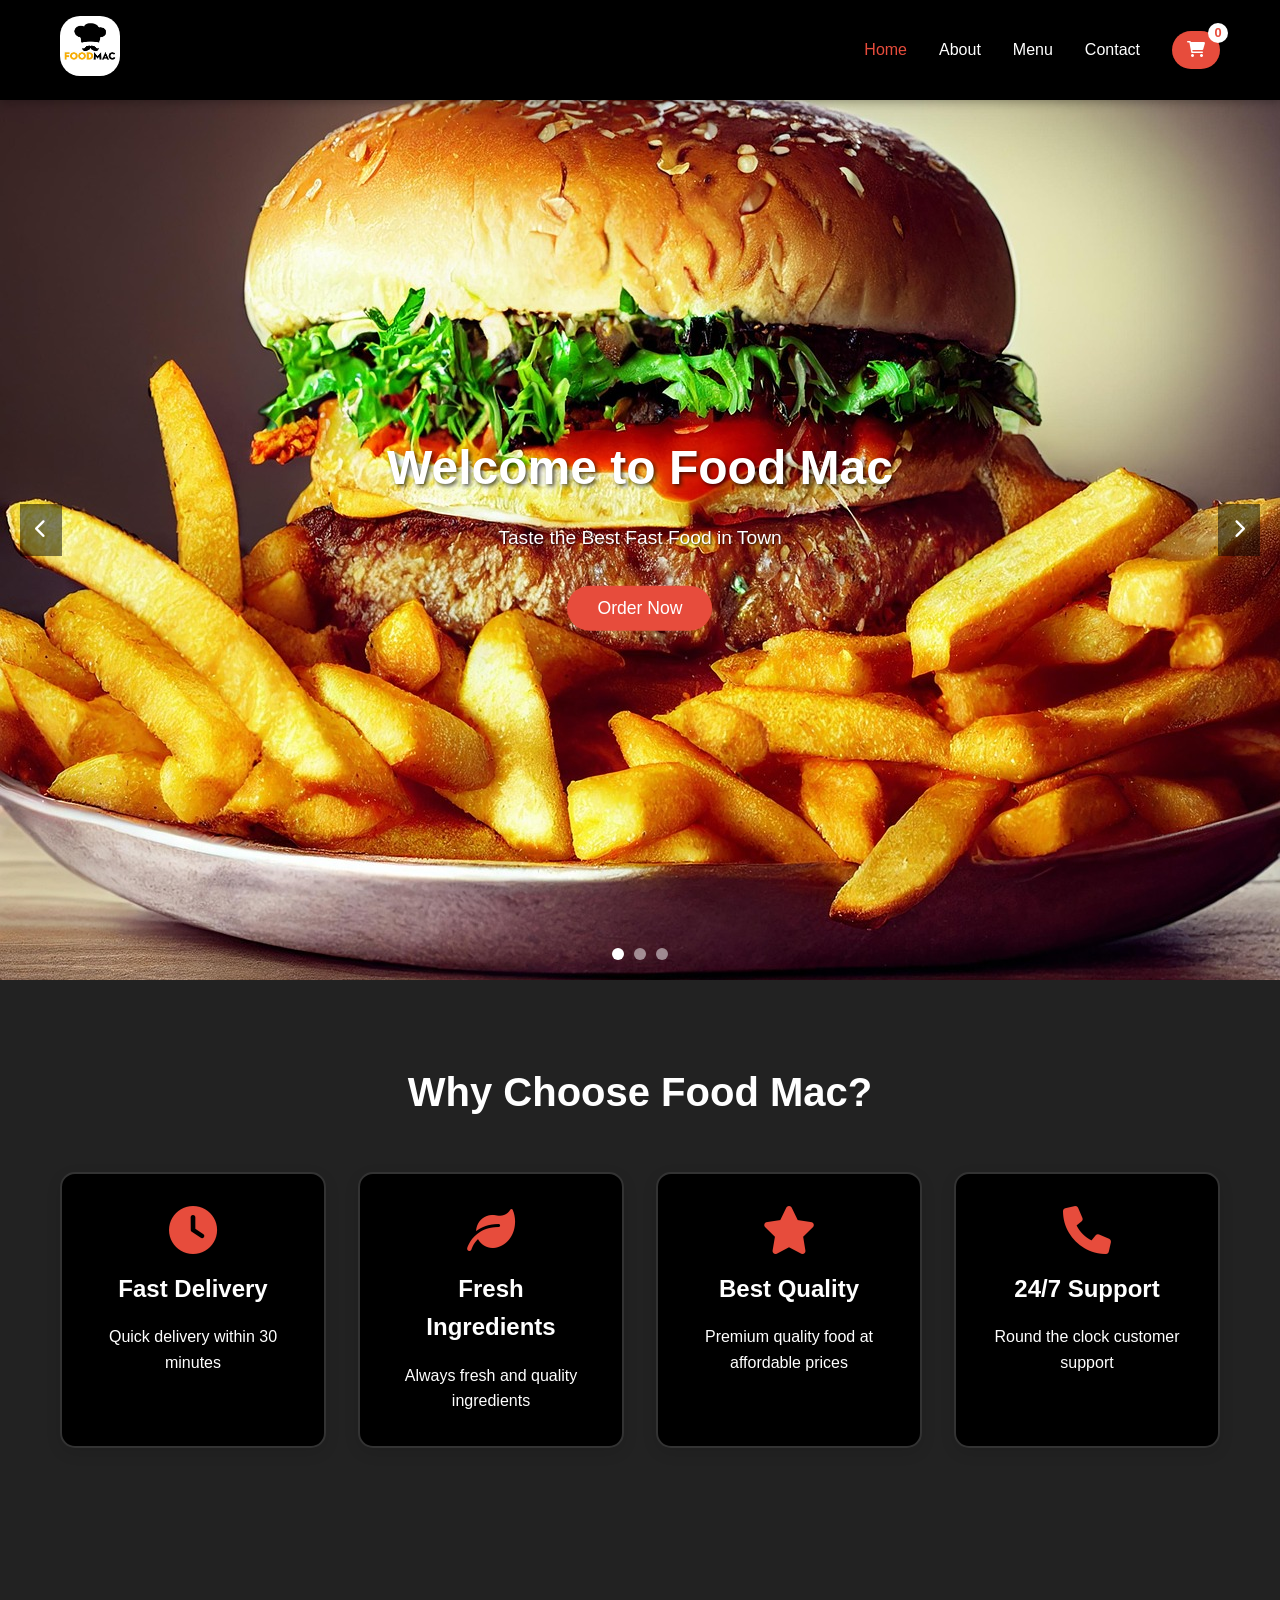
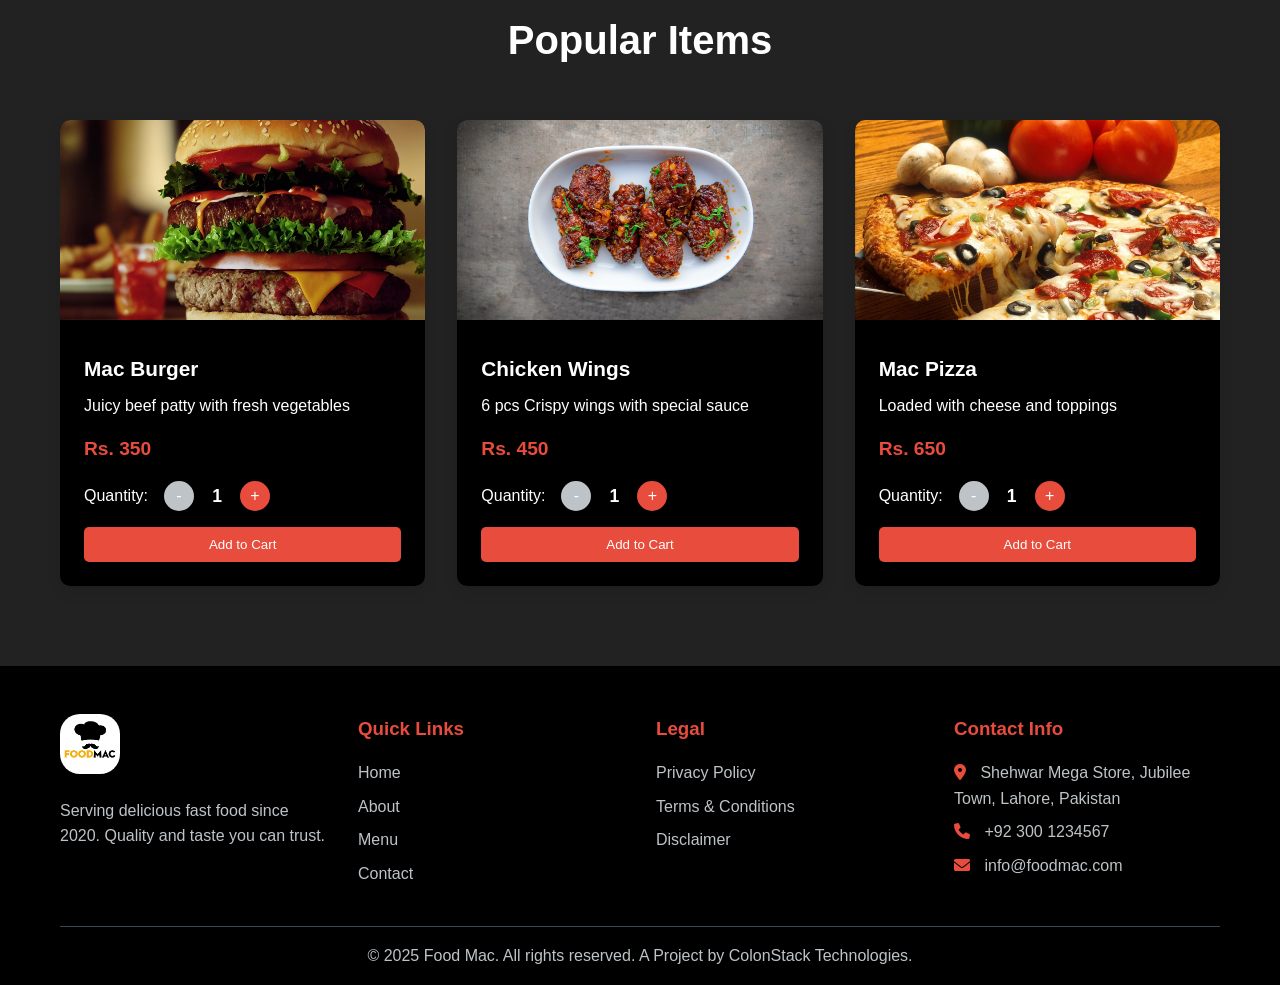
<file: Food Mac/index.html>
<!DOCTYPE html>
<html lang="en">
<head>
    <meta charset="UTF-8">
    <meta name="viewport" content="width=device-width, initial-scale=1.0">
    <title>Food Mac - Delicious Fast Food</title>
    <link rel="stylesheet" href="home.css">
    <link rel="stylesheet" href="scroll-fix.css">
    <link rel="icon" type="image/x-icon" href="foodmac.png">
    <link href="https://cdnjs.cloudflare.com/ajax/libs/font-awesome/6.0.0/css/all.min.css" rel="stylesheet">
</head>
<body>
    <!-- Header -->
    <header class="header">
        <nav class="navbar">
            <div class="nav-container">
                <div class="logo">
                    <a href="index.html"><img src="foodmac.png" alt="Food Mac Logo" class="logo-img"></a>
                </div>
                <ul class="nav-menu">
                    <li class="nav-item">
                        <a href="index.html" class="nav-link active">Home</a>
                    </li>
                    <li class="nav-item">
                        <a href="about.html" class="nav-link">About</a>
                    </li>
                    <li class="nav-item">
                        <a href="menu.html" class="nav-link">Menu</a>
                    </li>
                    <li class="nav-item">
                        <a href="contact.html" class="nav-link">Contact</a>
                    </li>
                    <li class="nav-item">
                        <button class="cart-btn" onclick="toggleCart()">
                            <i class="fas fa-shopping-cart"></i>
                            <span class="cart-count" id="cartCount">0</span>
                        </button>
                    </li>
                </ul>
                <div class="hamburger">
                    <span class="bar"></span>
                    <span class="bar"></span>
                    <span class="bar"></span>
                </div>
            </div>
        </nav>
    </header>

    <!-- Hero Section with Image Slider -->
    <section class="hero">
        <div class="slider-container">
            <div class="slider">
                <div class="slide active">
                    <img src="burger.jpg" alt="Delicious Burger">
                    <div class="slide-content">
                        <h1>Welcome to Food Mac</h1>
                        <p>Taste the Best Fast Food in Town</p>
                        <button class="cta-btn" onclick="window.location.href='menu.html'">Order Now</button>
                    </div>
                </div>
                <div class="slide">
                    <img src="pizza.jpg" alt="Fresh Pizza">
                    <div class="slide-content">
                        <h1>Fresh & Hot Pizza</h1>
                        <p>Made with Premium Ingredients</p>
                        <button class="cta-btn" onclick="window.location.href='menu.html'">Order Now</button>
                    </div>
                </div>
                <div class="slide">
                    <img src="crispyfries.jpg" alt="Crispy Fries">
                    <div class="slide-content">
                        <h1>Crispy Golden Fries</h1>
                        <p>Perfect Side for Every Meal</p>
                        <button class="cta-btn" onclick="window.location.href='menu.html'">Order Now</button>
                    </div>
                </div>

                    <div class="slide">
                    <img src="shawarma.jpg" alt="Shawarma">
                    <div class="slide-content">
                        <h1>Special Beef Shawarma</h1>
                        <p>Made with Tendered Beef and Love</p>
                        <button class="cta-btn" onclick="window.location.href='menu.html'">Order Now</button>
                    </div>
                </div>

                    <div class="slide">
                    <img src="sandwiches.jpg" alt="Sandwiches">
                    <div class="slide-content">
                        <h1>Grilled Chicken Sandwiches</h1>
                        <p>A Perfect Bite of Taste</p>
                        <button class="cta-btn" onclick="window.location.href='menu.html'">Order Now</button>
                    </div>
                </div>

            </div>
            <button class="slider-btn prev-btn" onclick="changeSlide(-1)">
                <i class="fas fa-chevron-left"></i>
            </button>
            <button class="slider-btn next-btn" onclick="changeSlide(1)">
                <i class="fas fa-chevron-right"></i>
            </button>
            <div class="slider-dots">
                <span class="dot active" onclick="currentSlide(1)"></span>
                <span class="dot" onclick="currentSlide(2)"></span>
                <span class="dot" onclick="currentSlide(3)"></span>
            </div>
        </div>
    </section>

    <!-- Features Section -->
    <section class="features">
        <div class="container">
            <h2>Why Choose Food Mac?</h2>
            <div class="features-grid">

                <div class="feature-card">
                    <i class="fas fa-clock"></i>
                    <h3>Fast Delivery</h3>
                    <p>Quick delivery within 30 minutes</p>
                </div>

                <div class="feature-card">
                    <i class="fas fa-leaf"></i>
                    <h3>Fresh Ingredients</h3>
                    <p>Always fresh and quality ingredients</p>
                </div>

                <div class="feature-card">
                    <i class="fas fa-star"></i>
                    <h3>Best Quality</h3>
                    <p>Premium quality food at affordable prices</p>
                </div>
                <div class="feature-card">
                    <i class="fas fa-phone"></i>
                    <h3>24/7 Support</h3>
                    <p>Round the clock customer support</p>
                </div>
            </div>
        </div>
    </section>

    <!-- Popular Items -->
    <section class="popular-items">
        <div class="container">
            <h2>Popular Items</h2>
            <div class="items-grid">
                <div class="item-card">
                    <img src="macburger.jpg" alt="Mac Burger">
                    <div class="item-info">
                        <h3>Mac Burger</h3>
                        <p>Juicy beef patty with fresh vegetables</p>
                        <span class="price">Rs. 350</span>
                        <div class="quantity-selection">
                            <label>Quantity:</label>
                            <div class="quantity-controls">
                                <button class="quantity-btn" onclick="changeQuantity(1, -1)" disabled>-</button>
                                <span class="quantity-display" id="quantity-1">1</span>
                                <button class="quantity-btn" onclick="changeQuantity(1, 1)">+</button>
                            </div>
                        </div>
                        <button class="add-to-cart-btn" onclick="addToCart(1)">Add to Cart</button>
                    </div>
                </div>
                
                <div class="item-card">
                    <img src="wings.jpg" alt="Chicken Wings">
                    <div class="item-info">
                        <h3>Chicken Wings</h3>
                        <p>6 pcs Crispy wings with special sauce</p>
                        <span class="price">Rs. 450</span>
                        <div class="quantity-selection">
                            <label>Quantity:</label>
                            <div class="quantity-controls">
                                <button class="quantity-btn" onclick="changeQuantity(2, -1)" disabled>-</button>
                                <span class="quantity-display" id="quantity-2">1</span>
                                <button class="quantity-btn" onclick="changeQuantity(2, 1)">+</button>
                            </div>
                        </div>
                        <button class="add-to-cart-btn" onclick="addToCart(2)">Add to Cart</button>
                    </div>
                </div>
                <div class="item-card">
                    <img src="macpizza.jpg" alt="Mac Pizza">
                    <div class="item-info">
                        <h3>Mac Pizza</h3>
                        <p>Loaded with cheese and toppings</p>
                        <span class="price">Rs. 650</span>
                        <div class="quantity-selection">
                            <label>Quantity:</label>
                            <div class="quantity-controls">
                                <button class="quantity-btn" onclick="changeQuantity(3, -1)" disabled>-</button>
                                <span class="quantity-display" id="quantity-3">1</span>
                                <button class="quantity-btn" onclick="changeQuantity(3, 1)">+</button>
                            </div>
                        </div>
                        <button class="add-to-cart-btn" onclick="addToCart(3)">Add to Cart</button>
                    </div>
                </div>
            </div>
        </div>
    </section>

    <!-- Cart Modal -->
    <div class="modal-overlay" id="cartModal">
        <div class="modal-content cart-modal">
            <div class="modal-header">
                <h2>Your Cart</h2>
                <button class="close-btn" onclick="toggleCart()">
                    <i class="fas fa-times"></i>
                </button>
            </div>
            <div class="modal-body">
                <div class="cart-items" id="cartItems">
                    <div class="empty-cart">
                        <i class="fas fa-shopping-cart"></i>
                        <p>Your cart is empty</p>
                    </div>
                </div>
                <div class="cart-summary" id="cartSummary" style="display: none;">
                    <div class="summary-row">
                        <span>Subtotal:</span>
                        <span id="subtotal">Rs. 0</span>
                    </div>
                    <div class="summary-row">
                        <span>Delivery:</span>
                        <span>Rs. 100</span>
                    </div>
                    <div class="summary-row total">
                        <span>Total:</span>
                        <span id="total">Rs. 100</span>
                    </div>
                </div>
            </div>
            <div class="modal-footer">
                <button class="checkout-btn" id="checkoutBtn" onclick="openCheckout()" disabled>
                    Proceed to Checkout
                </button>
            </div>
        </div>
    </div>

    <!-- Checkout Modal -->
    <div class="modal-overlay" id="checkoutModal">
        <div class="modal-content checkout-modal">
            <div class="modal-header">
                <h2>Checkout</h2>
                <button class="close-btn" onclick="closeCheckout()">
                    <i class="fas fa-times"></i>
                </button>
            </div>
            <div class="modal-body">
                <form id="checkoutForm">
                    <div class="form-group">
                        <label for="customerName">Full Name *</label>
                        <input type="text" id="customerName" name="customerName" required>
                    </div>
                    <div class="form-group">
                        <label for="customerPhone">Phone Number *</label>
                        <input type="tel" id="customerPhone" name="customerPhone" required>
                    </div>
                    <div class="form-group">
                        <label for="deliveryAddress">Delivery Address *</label>
                        <textarea id="deliveryAddress" name="deliveryAddress" rows="3" required placeholder="Enter your complete address including street, area, and city"></textarea>
                    </div>
                    <div class="order-summary">
                        <h3>Order Summary</h3>
                        <div id="checkoutItems"></div>
                        <div class="checkout-total">
                            <strong>Total: <span id="checkoutTotal">Rs. 0</span></strong>
                        </div>
                    </div>
                </form>
            </div>
            <div class="modal-footer">
                <button type="button" class="place-order-btn" onclick="placeOrder()">
                    <i class="fab fa-whatsapp"></i>
                    Place Order via WhatsApp
                </button>
            </div>
        </div>
    </div>

    <!-- Footer -->
    <footer class="footer">
        <div class="container">
            <div class="footer-content">
                <div class="footer-section">
                    <div class="footer-logo">
                        <a href="index.html"><img src="foodmac.png" alt="Food Mac Footer Logo"></a>
                    </div>
                    <p>Serving delicious fast food since 2020. Quality and taste you can trust.</p>
                </div>
                <div class="footer-section">
                    <h3>Quick Links</h3>
                    <ul>
                        <li><a href="index.html">Home</a></li>
                        <li><a href="about.html">About</a></li>
                        <li><a href="menu.html">Menu</a></li>
                        <li><a href="contact.html">Contact</a></li>
                    </ul>
                </div>
                <div class="footer-section">
                    <h3>Legal</h3>
                    <ul>
                        <li><a href="privacy-policy.html">Privacy Policy</a></li>
                        <li><a href="terms-conditions.html">Terms & Conditions</a></li>
                        <li><a href="disclaimer.html">Disclaimer</a></li>
                    </ul>
                </div>
                <div class="footer-section">
                    <h3>Contact Info</h3>
                    <p><i class="fas fa-map-marker-alt"></i> Shehwar Mega Store, Jubilee Town, Lahore, Pakistan</p>
                    <p><i class="fas fa-phone"></i> +92 300 1234567</p>
                    <p><i class="fas fa-envelope"></i> info@foodmac.com</p>
                </div>
            </div>
            <div class="footer-bottom">
                <p>&copy; 2025 Food Mac. All rights reserved. A Project by ColonStack Technologies.</p>
            </div>
        </div>
    </footer>

    <script src="home.js"></script>
    <script src="cart.js"></script>
</body>
</html>
</file>
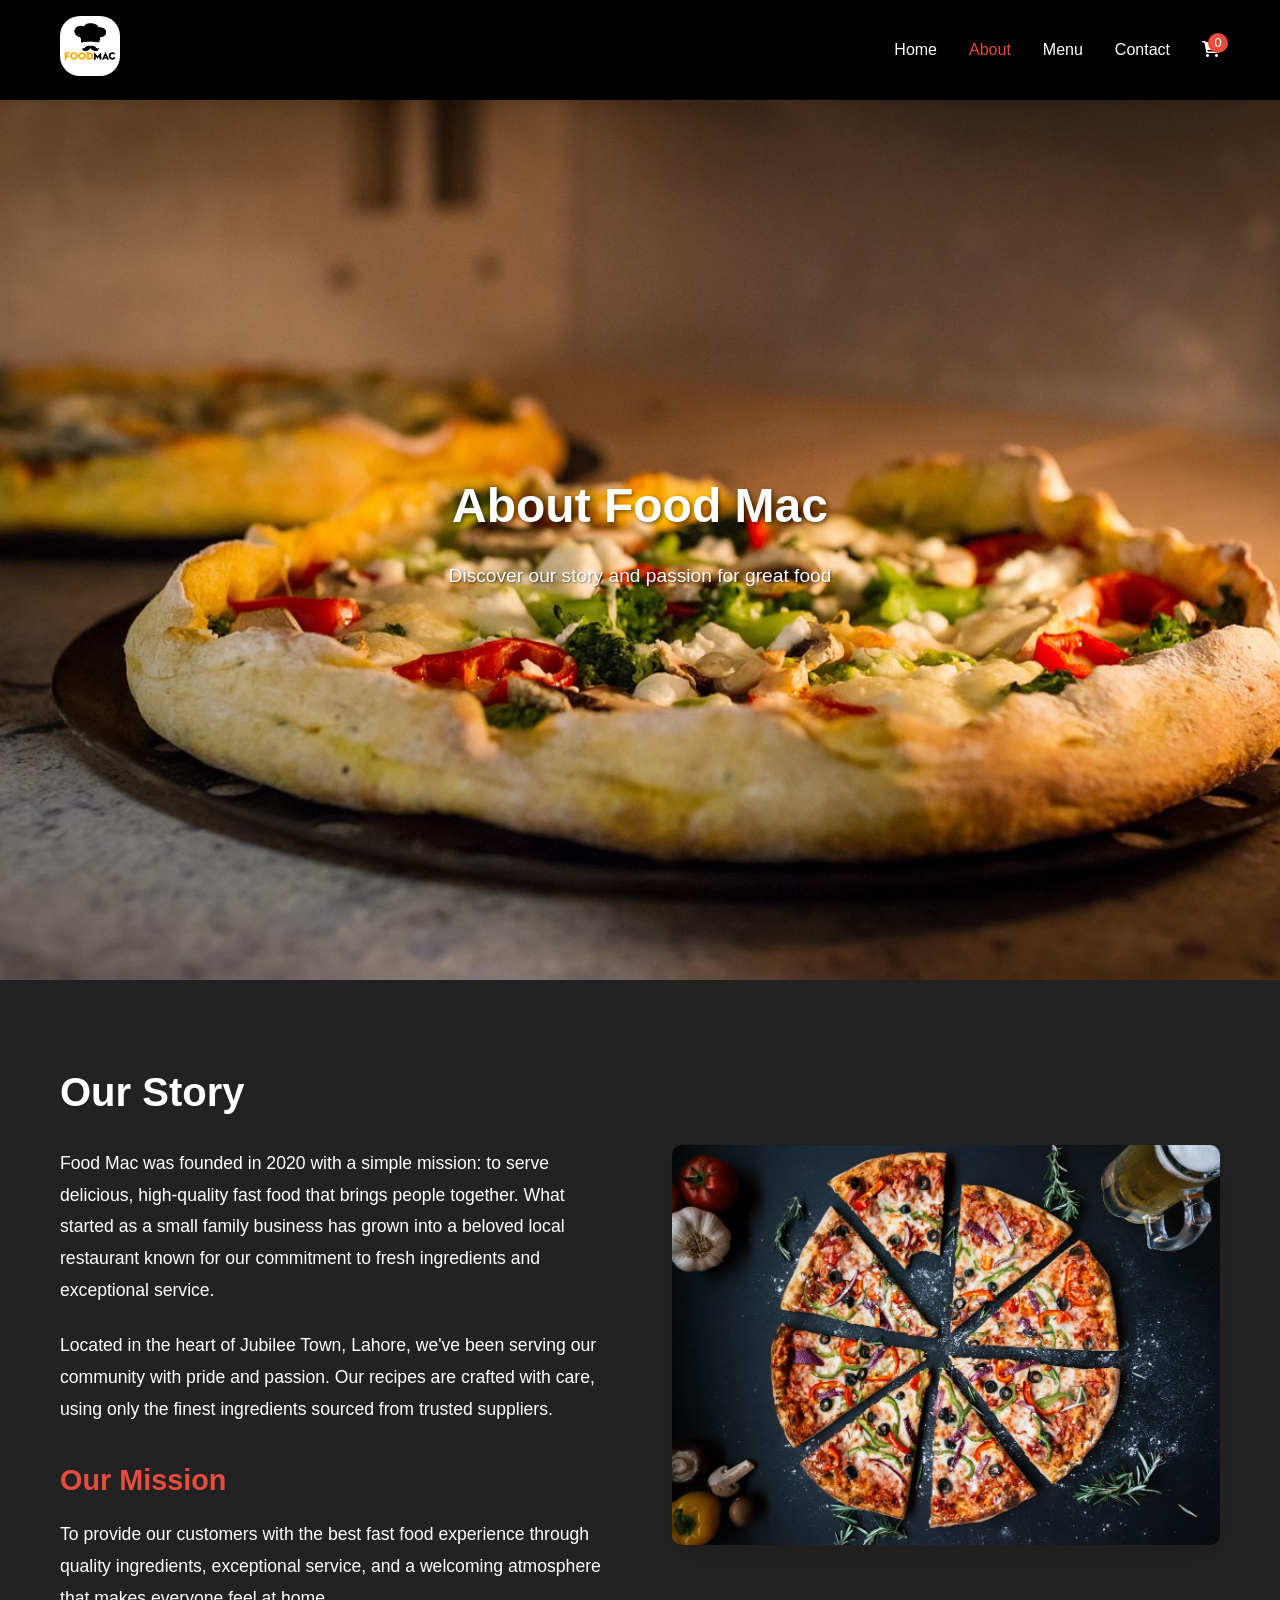
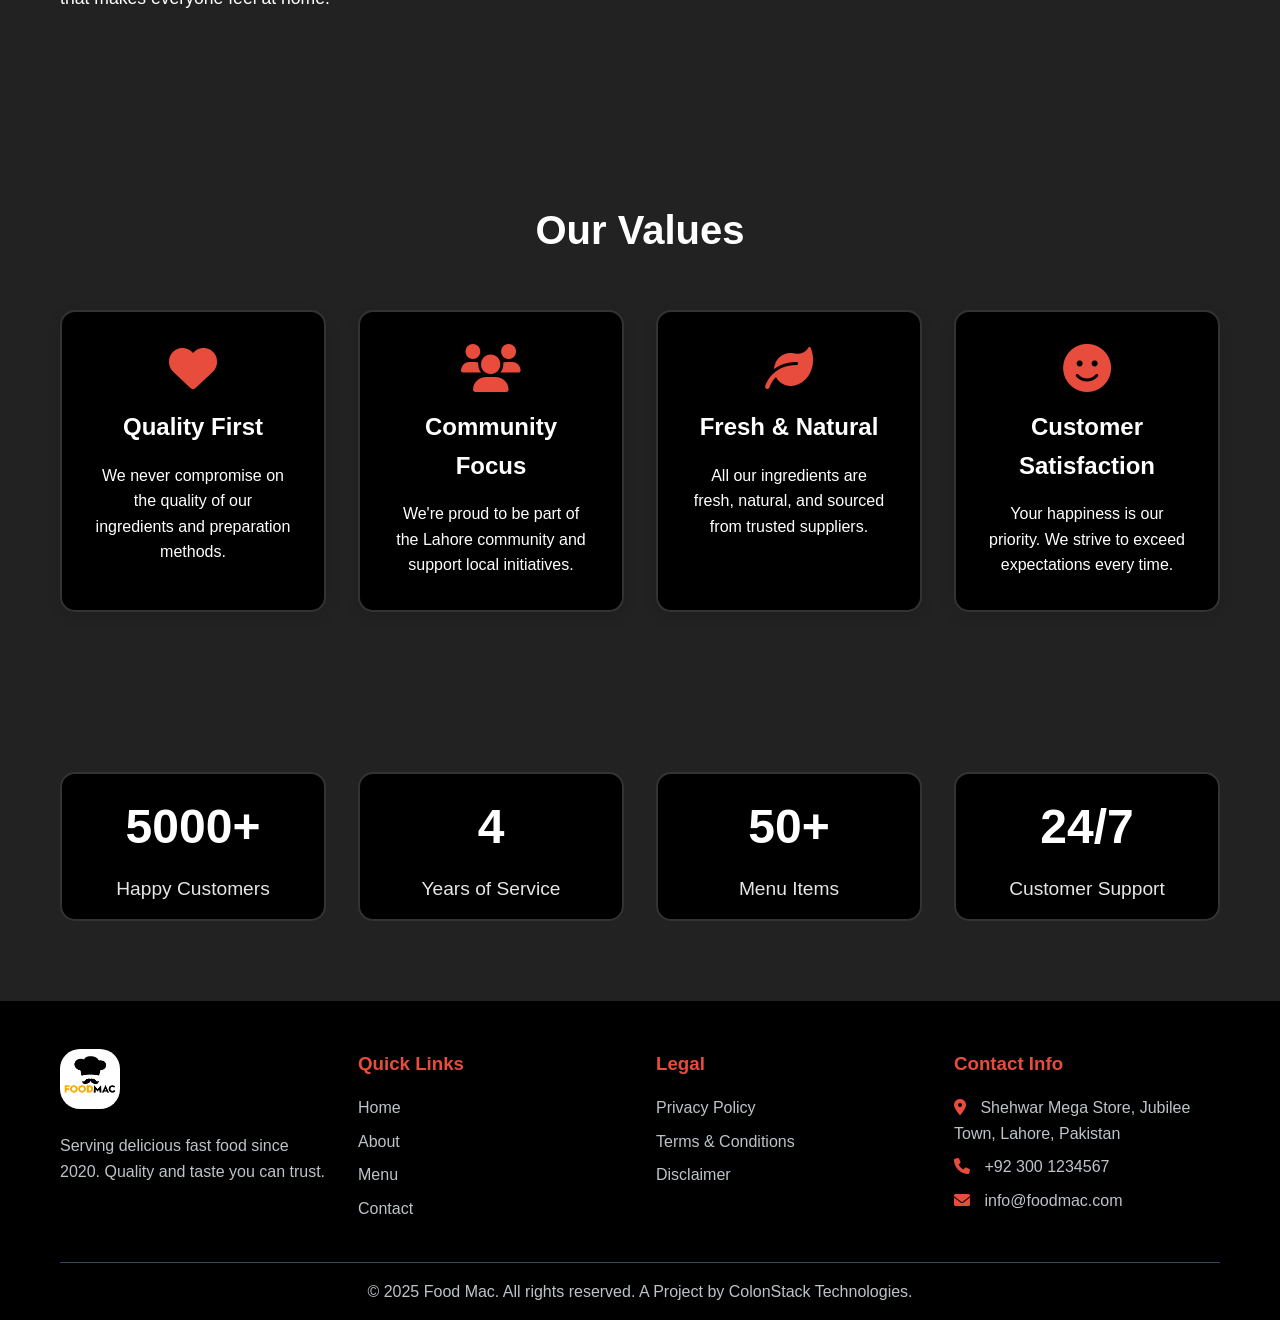
<file: Food Mac/about.html>
<!DOCTYPE html>
<html lang="en">
<head>
    <meta charset="UTF-8">
    <meta name="viewport" content="width=device-width, initial-scale=1.0">
    <title>About Us - Food Mac</title>
    <link rel="stylesheet" href="about.css">
    <link rel="icon" type="image/x-icon" href="foodmac.png">
    <link href="https://cdnjs.cloudflare.com/ajax/libs/font-awesome/6.0.0/css/all.min.css" rel="stylesheet">
</head>
<body>
    <!-- Header -->
    <header class="header">
        <nav class="navbar">
            <div class="nav-container">
                <div class="logo">
                    <a href="index.html"><img src="foodmac.png" alt="Food Mac Logo" class="logo-img"></a>
                </div>
                <ul class="nav-menu">
                    <li class="nav-item">
                        <a href="index.html" class="nav-link">Home</a>
                    </li>
                    <li class="nav-item">
                        <a href="about.html" class="nav-link active">About</a>
                    </li>
                    <li class="nav-item">
                        <a href="menu.html" class="nav-link">Menu</a>
                    </li>
                    <li class="nav-item">
                        <a href="contact.html" class="nav-link">Contact</a>
                    </li>
                    <li class="nav-item">
                        <a href="#" class="nav-link cart-link">
                            <i class="fas fa-shopping-cart"></i>
                            <span class="cart-count">0</span>
                        </a>
                    </li>
                </ul>
                <div class="hamburger">
                    <span class="bar"></span>
                    <span class="bar"></span>
                    <span class="bar"></span>
                </div>
            </div>
        </nav>
    </header>

    <!-- Hero Section -->
    <section class="hero">
        <div class="hero-content">
            <h1>About Food Mac</h1>
            <p>Discover our story and passion for great food</p>
        </div>
    </section>

    <!-- About Content -->
    <section class="about-content">
        <div class="container">
            <div class="about-grid">
                <div class="about-text">
                    <h2>Our Story</h2>
                    <p>Food Mac was founded in 2020 with a simple mission: to serve delicious, high-quality fast food that brings people together. What started as a small family business has grown into a beloved local restaurant known for our commitment to fresh ingredients and exceptional service.</p>
                    
                    <p>Located in the heart of Jubilee Town, Lahore, we've been serving our community with pride and passion. Our recipes are crafted with care, using only the finest ingredients sourced from trusted suppliers.</p>
                    
                    <h3>Our Mission</h3>
                    <p>To provide our customers with the best fast food experience through quality ingredients, exceptional service, and a welcoming atmosphere that makes everyone feel at home.</p>
                </div>
                <div class="about-image">
                    <img src="pizz.jpg" alt="Food Mac Restaurant">
                </div>
            </div>
        </div>
    </section>

    <!-- Values Section -->
    <section class="values">
        <div class="container">
            <h2>Our Values</h2>
            <div class="values-grid">
                <div class="value-card">
                    <i class="fas fa-heart"></i>
                    <h3>Quality First</h3>
                    <p>We never compromise on the quality of our ingredients and preparation methods.</p>
                </div>
                <div class="value-card">
                    <i class="fas fa-users"></i>
                    <h3>Community Focus</h3>
                    <p>We're proud to be part of the Lahore community and support local initiatives.</p>
                </div>
                <div class="value-card">
                    <i class="fas fa-leaf"></i>
                    <h3>Fresh & Natural</h3>
                    <p>All our ingredients are fresh, natural, and sourced from trusted suppliers.</p>
                </div>
                <div class="value-card">
                    <i class="fas fa-smile"></i>
                    <h3>Customer Satisfaction</h3>
                    <p>Your happiness is our priority. We strive to exceed expectations every time.</p>
                </div>
            </div>
        </div>
    </section>

    <!-- Team Section 
    <section class="team">
        <div class="container">
            <h2>Meet Our Team</h2>
            <div class="team-grid">
                
                <div class="team-member">
                    <img src="/placeholder.svg?height=200&width=200" alt="Chef Ahmad">
                    <h3>Chef Ahmad</h3>
                    <p>Head Chef</p>
                    <p>With over 15 years of culinary experience, Chef Ahmad leads our kitchen with passion and expertise.</p>
                </div>
                <div class="team-member">
                    <img src="/placeholder.svg?height=200&width=200" alt="Sarah Khan">
                    <h3>Sarah Khan</h3>
                    <p>Restaurant Manager</p>
                    <p>Sarah ensures every customer has an exceptional dining experience at Food Mac.</p>
                </div>
                <div class="team-member">
                    <img src="/placeholder.svg?height=200&width=200" alt="Ali Hassan">
                    <h3>Ali Hassan</h3>
                    <p>Operations Manager</p>
                    <p>Ali oversees our daily operations and maintains our high standards of service.</p>
                </div>
            </div>
        </div>
    </section>
-->

    <!-- Stats Section -->
    <section class="stats">
        <div class="container">
            <div class="stats-grid">
                
                <div class="stat-item">
                    <h3>5000+</h3>
                    <p>Happy Customers</p>
                </div>

                <div class="stat-item">
                    <h3>4</h3>
                    <p>Years of Service</p>
                </div>
                <div class="stat-item">
                    <h3>50+</h3>
                    <p>Menu Items</p>
                </div>
                <div class="stat-item">
                    <h3>24/7</h3>
                    <p>Customer Support</p>
                </div>
            </div>
        </div>
    </section>

    <!-- Footer -->
    <footer class="footer">
        <div class="container">
            <div class="footer-content">
                <div class="footer-section">
                    <div class="footer-logo">
                        <a href="index.html"><img src="foodmac.png" alt="Food Mac Footer Logo"></a>
                    </div>
                    <p>Serving delicious fast food since 2020. Quality and taste you can trust.</p>
                </div>
                <div class="footer-section">
                    <h3>Quick Links</h3>
                    <ul>
                        <li><a href="index.html">Home</a></li>
                        <li><a href="about.html">About</a></li>
                        <li><a href="menu.html">Menu</a></li>
                        <li><a href="contact.html">Contact</a></li>
                    </ul>
                </div>
                <div class="footer-section">
                    <h3>Legal</h3>
                    <ul>
                        <li><a href="privacy-policy.html">Privacy Policy</a></li>
                        <li><a href="terms-conditions.html">Terms & Conditions</a></li>
                        <li><a href="disclaimer.html">Disclaimer</a></li>
                    </ul>
                </div>
                <div class="footer-section">
                    <h3>Contact Info</h3>
                    <p><i class="fas fa-map-marker-alt"></i> Shehwar Mega Store, Jubilee Town, Lahore, Pakistan</p>
                    <p><i class="fas fa-phone"></i> +92 300 1234567</p>
                    <p><i class="fas fa-envelope"></i> info@foodmac.com</p>
                </div>
            </div>
            <div class="footer-bottom">
                <p>&copy; 2025 Food Mac. All rights reserved. A Project by ColonStack Technologies.</p>
            </div>
        </div>
    </footer>

    <script>
        // Mobile Navigation Toggle
const hamburger = document.querySelector(".hamburger")
const navMenu = document.querySelector(".nav-menu")

hamburger.addEventListener("click", () => {
  hamburger.classList.toggle("active")
  navMenu.classList.toggle("active")
})

// Close mobile menu when clicking on a link
document.querySelectorAll(".nav-link").forEach((n) =>
  n.addEventListener("click", () => {
    hamburger.classList.remove("active")
    navMenu.classList.remove("active")
  }),
)
  
    </script>
</body>
</html>
</file>
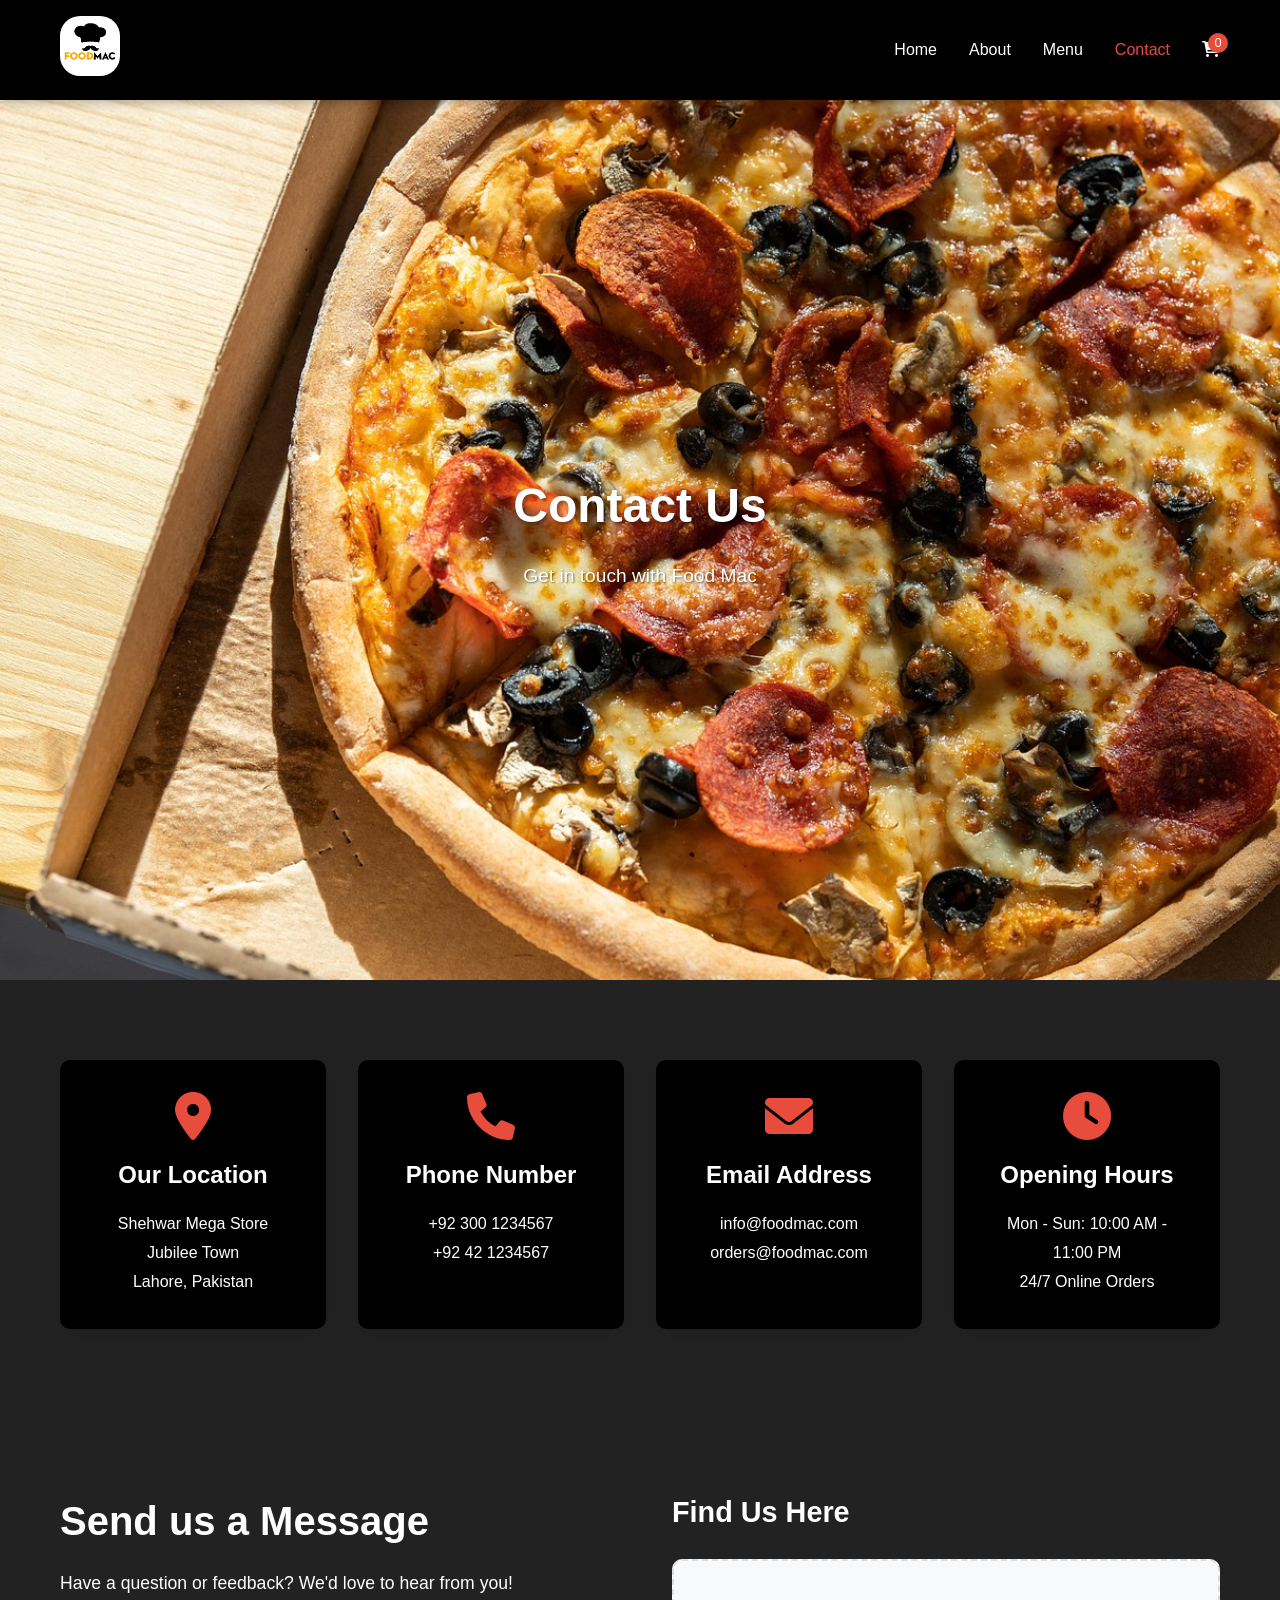
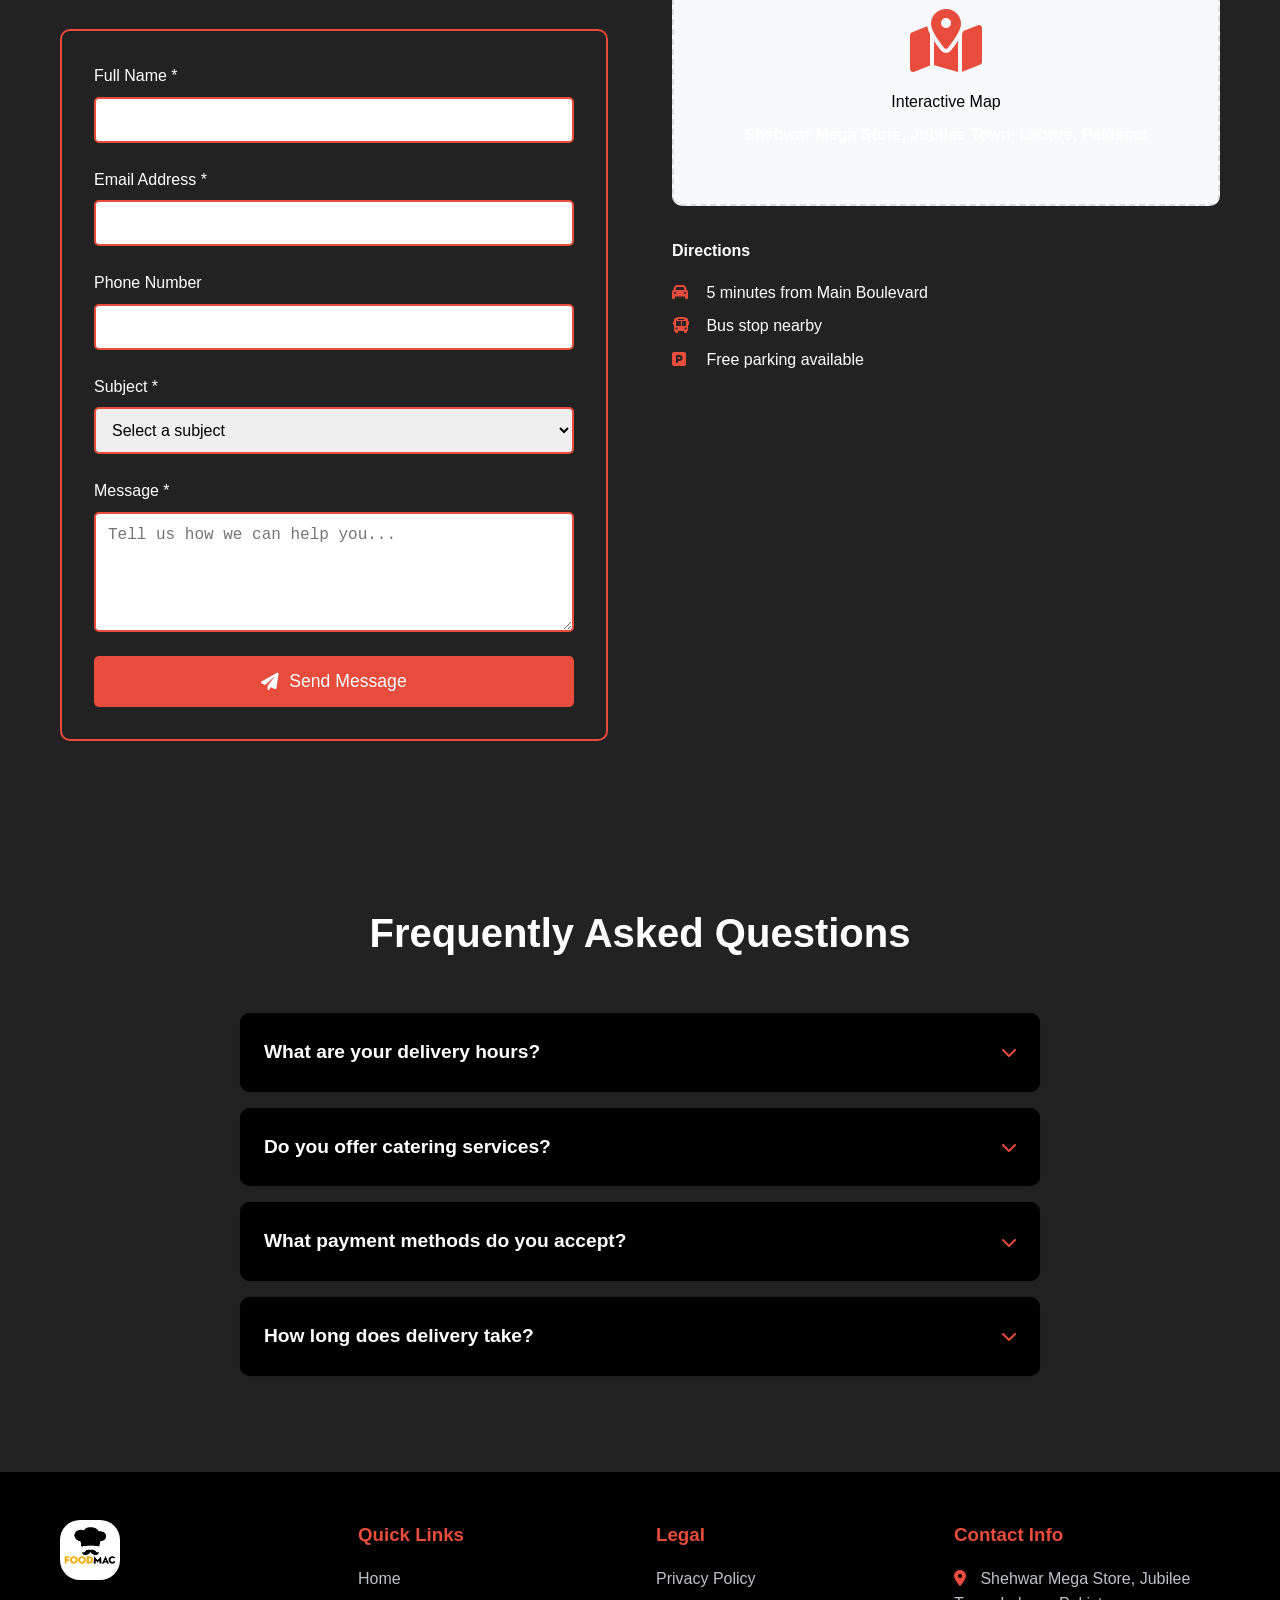
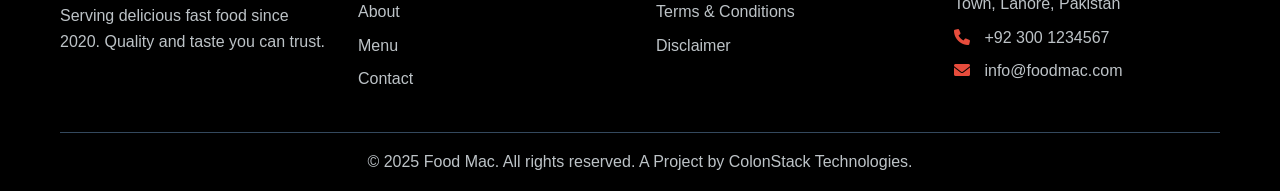
<file: Food Mac/contact.html>
<!DOCTYPE html>
<html lang="en">
<head>
    <meta charset="UTF-8">
    <meta name="viewport" content="width=device-width, initial-scale=1.0">
    <title>Contact Us - Food Mac</title>
    <link rel="stylesheet" href="contact.css">
    <link rel="stylesheet" href="scroll-fix.css">
    <link rel="icon" type="image/x-icon" href="foodmac.png">
    <link href="https://cdnjs.cloudflare.com/ajax/libs/font-awesome/6.0.0/css/all.min.css" rel="stylesheet">
</head>
<body>
    <!-- Header -->
    <header class="header">
        <nav class="navbar">
            <div class="nav-container">
                <div class="logo">
                    <a href="index.html"><img src="foodmac.png" alt="Food Mac Logo" class="logo-img"></a>
                </div>
                <ul class="nav-menu">
                    <li class="nav-item">
                        <a href="index.html" class="nav-link">Home</a>
                    </li>
                    <li class="nav-item">
                        <a href="about.html" class="nav-link">About</a>
                    </li>
                    <li class="nav-item">
                        <a href="menu.html" class="nav-link">Menu</a>
                    </li>
                    <li class="nav-item">
                        <a href="contact.html" class="nav-link active">Contact</a>
                    </li>
                    <li class="nav-item">
                        <a href="#" class="nav-link cart-link">
                            <i class="fas fa-shopping-cart"></i>
                            <span class="cart-count">0</span>
                        </a>
                    </li>
                </ul>
                <div class="hamburger">
                    <span class="bar"></span>
                    <span class="bar"></span>
                    <span class="bar"></span>
                </div>
            </div>
        </nav>
    </header>

    <!-- Hero Section -->
    <section class="hero">
        <div class="hero-content">
            <h1>Contact Us</h1>
            <p>Get in touch with Food Mac</p>
        </div>
    </section>

    <!-- Contact Info Section -->
    <section class="contact-info">
        <div class="container">
            <div class="contact-grid">
                <div class="contact-card">
                    <i class="fas fa-map-marker-alt"></i>
                    <h3>Our Location</h3>
                    <p>Shehwar Mega Store<br>Jubilee Town<br>Lahore, Pakistan</p>
                </div>
                <div class="contact-card">
                    <i class="fas fa-phone"></i>
                    <h3>Phone Number</h3>
                    <p>+92 300 1234567<br>+92 42 1234567</p>
                </div>
                <div class="contact-card">
                    <i class="fas fa-envelope"></i>
                    <h3>Email Address</h3>
                    <p>info@foodmac.com<br>orders@foodmac.com</p>
                </div>
                <div class="contact-card">
                    <i class="fas fa-clock"></i>
                    <h3>Opening Hours</h3>
                    <p>Mon - Sun: 10:00 AM - 11:00 PM<br>24/7 Online Orders</p>
                </div>
            </div>
        </div>
    </section>

    <!-- Contact Form Section -->
    <section class="contact-form-section">
        <div class="container">
            <div class="form-container">
                <div class="form-content">
                    <h2>Send us a Message</h2>
                    <p>Have a question or feedback? We'd love to hear from you!</p>
                    
                    <form class="contact-form" id="contactForm">
                        <div class="form-group">
                            <label for="name">Full Name *</label>
                            <input type="text" id="name" name="name" required>
                        </div>
                        
                        <div class="form-group">
                            <label for="email">Email Address *</label>
                            <input type="email" id="email" name="email" required>
                        </div>
                        
                        <div class="form-group">
                            <label for="phone">Phone Number</label>
                            <input type="tel" id="phone" name="phone">
                        </div>
                        
                        <div class="form-group">
                            <label for="subject">Subject *</label>
                            <select id="subject" name="subject" required>
                                <option value="">Select a subject</option>
                                <option value="general">General Inquiry</option>
                                <option value="order">Order Related</option>
                                <option value="complaint">Complaint</option>
                                <option value="feedback">Feedback</option>
                                <option value="catering">Catering Services</option>
                            </select>
                        </div>
                        
                        <div class="form-group">
                            <label for="message">Message *</label>
                            <textarea id="message" name="message" rows="5" required placeholder="Tell us how we can help you..."></textarea>
                        </div>
                        
                        <button type="submit" class="submit-btn">
                            <i class="fas fa-paper-plane"></i>
                            Send Message
                        </button>
                    </form>
                </div>
                
                <div class="map-container">
                    <h3>Find Us Here</h3>
                    <div class="map-placeholder">
                        <i class="fas fa-map-marked-alt"></i>
                        <p>Interactive Map</p>
                        <p class="map-address">Shehwar Mega Store, Jubilee Town, Lahore, Pakistan</p>
                    </div>
                    
                    <div class="directions">
                        <h4>Directions</h4>
                        <ul>
                            <li><i class="fas fa-car"></i> 5 minutes from Main Boulevard</li>
                            <li><i class="fas fa-bus"></i> Bus stop nearby</li>
                            <li><i class="fas fa-parking"></i> Free parking available</li>
                        </ul>
                    </div>
                </div>
            </div>
        </div>
    </section>

    <!-- FAQ Section -->
    <section class="faq-section">
        <div class="container">
            <h2>Frequently Asked Questions</h2>
            <div class="faq-container">
                <div class="faq-item">
                    <div class="faq-question">
                        <h3>What are your delivery hours?</h3>
                        <i class="fas fa-chevron-down"></i>
                    </div>
                    <div class="faq-answer">
                        <p>We deliver from 10:00 AM to 11:00 PM daily. Online orders are accepted 24/7 and will be processed during operating hours.</p>
                    </div>
                </div>
                
                <div class="faq-item">
                    <div class="faq-question">
                        <h3>Do you offer catering services?</h3>
                        <i class="fas fa-chevron-down"></i>
                    </div>
                    <div class="faq-answer">
                        <p>Yes! We provide catering services for events, parties, and corporate functions. Please contact us at least 24 hours in advance.</p>
                    </div>
                </div>
                
                <div class="faq-item">
                    <div class="faq-question">
                        <h3>What payment methods do you accept?</h3>
                        <i class="fas fa-chevron-down"></i>
                    </div>
                    <div class="faq-answer">
                        <p>We accept cash on delivery, credit/debit cards, mobile banking, and popular digital wallets like JazzCash and EasyPaisa.</p>
                    </div>
                </div>
                
                <div class="faq-item">
                    <div class="faq-question">
                        <h3>How long does delivery take?</h3>
                        <i class="fas fa-chevron-down"></i>
                    </div>
                    <div class="faq-answer">
                        <p>Standard delivery takes 25-35 minutes. During peak hours, it may take up to 45 minutes. We'll keep you updated with real-time tracking.</p>
                    </div>
                </div>
            </div>
        </div>
    </section>

    <!-- Footer -->
    <footer class="footer">
        <div class="container">
            <div class="footer-content">
                <div class="footer-section">
                    <div class="footer-logo">
                        <a href="index.html"><img src="foodmac.png" alt="Food Mac Footer Logo"></a>
                    </div>
                    <p>Serving delicious fast food since 2020. Quality and taste you can trust.</p>
                </div>
                <div class="footer-section">
                    <h3>Quick Links</h3>
                    <ul>
                        <li><a href="index.html">Home</a></li>
                        <li><a href="about.html">About</a></li>
                        <li><a href="menu.html">Menu</a></li>
                        <li><a href="contact.html">Contact</a></li>
                    </ul>
                </div>
                <div class="footer-section">
                    <h3>Legal</h3>
                    <ul>
                        <li><a href="privacy-policy.html">Privacy Policy</a></li>
                        <li><a href="terms-conditions.html">Terms & Conditions</a></li>
                        <li><a href="disclaimer.html">Disclaimer</a></li>
                    </ul>
                </div>
                <div class="footer-section">
                    <h3>Contact Info</h3>
                    <p><i class="fas fa-map-marker-alt"></i> Shehwar Mega Store, Jubilee Town, Lahore, Pakistan</p>
                    <p><i class="fas fa-phone"></i> +92 300 1234567</p>
                    <p><i class="fas fa-envelope"></i> info@foodmac.com</p>
                </div>
            </div>
            <div class="footer-bottom">
                <p>&copy; 2025 Food Mac. All rights reserved. A Project by ColonStack Technologies.</p>
            </div>
        </div>
    </footer>

    <script src="contact.js"></script>
</body>
</html>
</file>
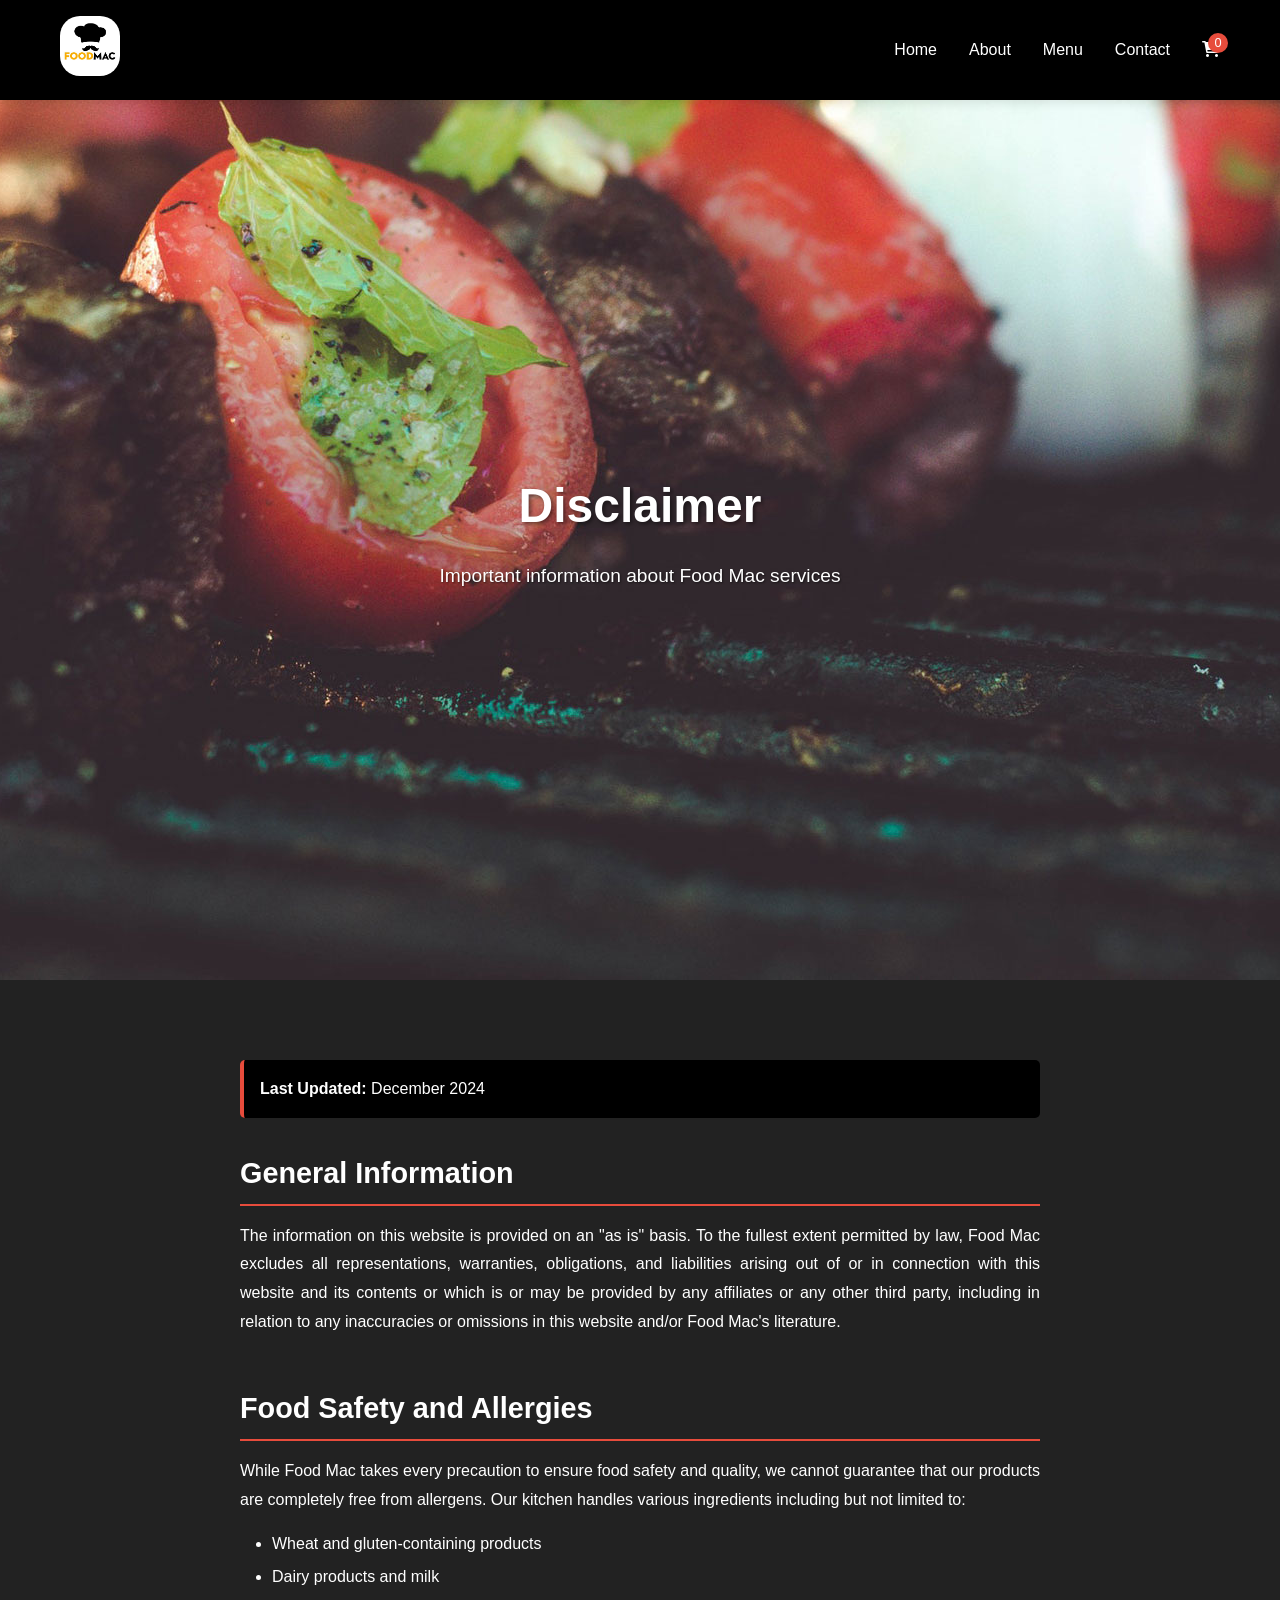
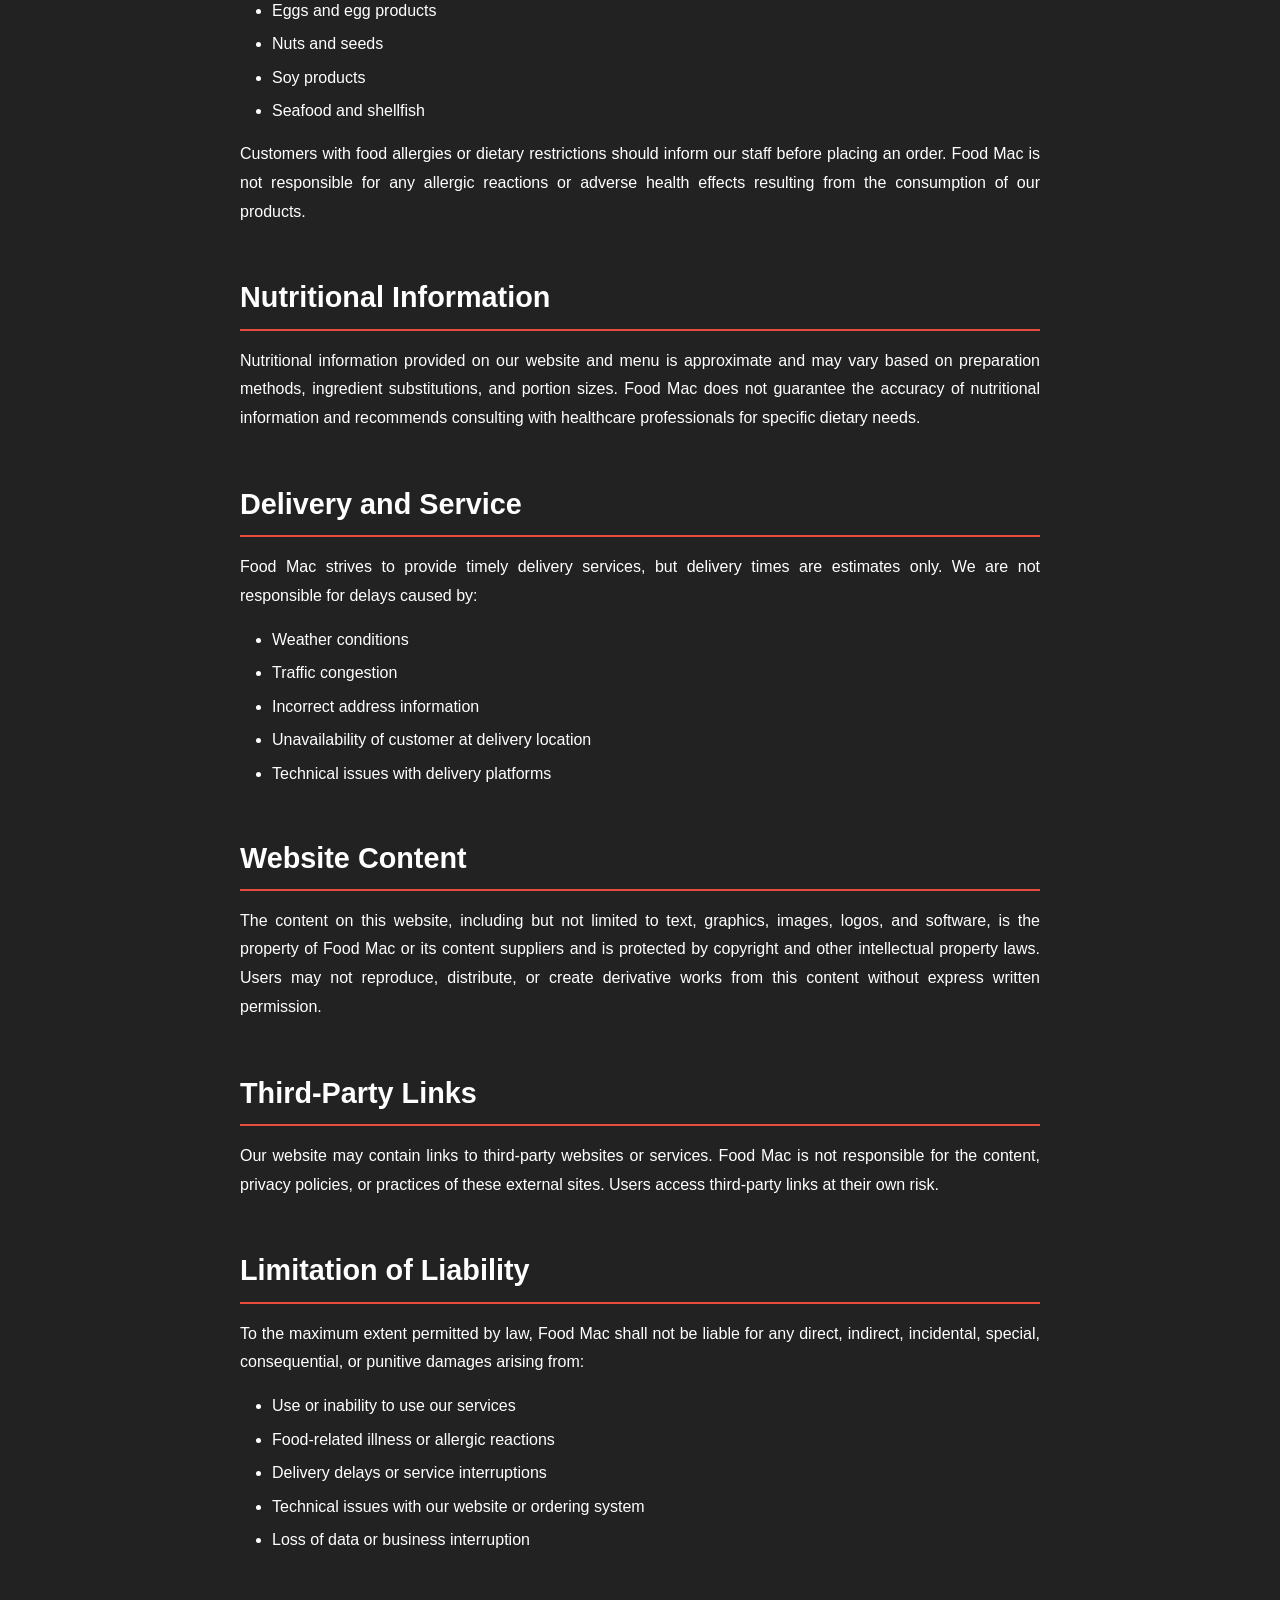
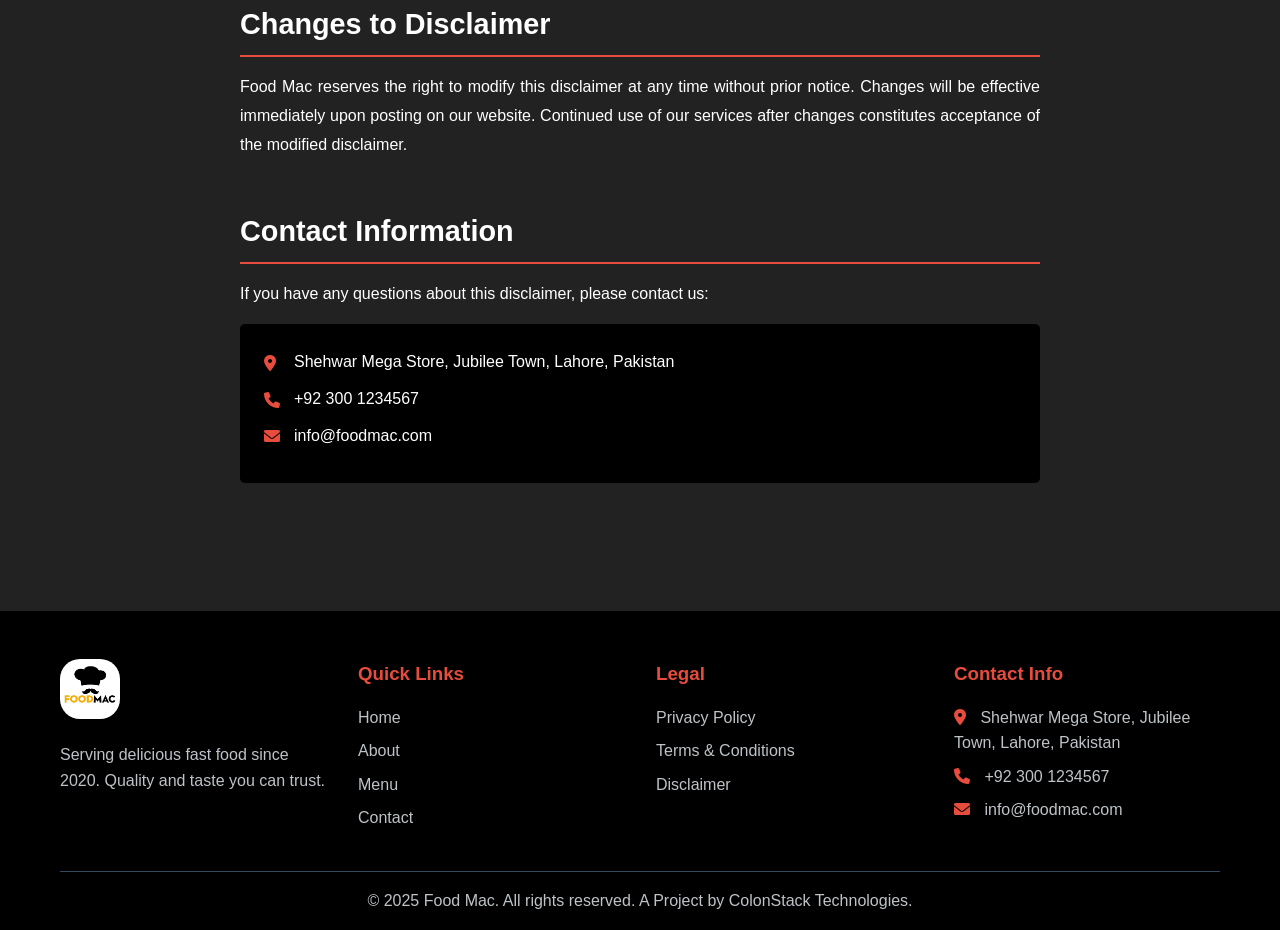
<file: Food Mac/disclaimer.html>
<!DOCTYPE html>
<html lang="en">
<head>
    <meta charset="UTF-8">
    <meta name="viewport" content="width=device-width, initial-scale=1.0">
    <title>Disclaimer - Food Mac</title>
    <link rel="stylesheet" href="disclaimer.css">
    <link rel="icon" type="image/x-icon" href="foodmac.png">
    <link href="https://cdnjs.cloudflare.com/ajax/libs/font-awesome/6.0.0/css/all.min.css" rel="stylesheet">
</head>
<body>
    <!-- Header -->
    <header class="header">
        <nav class="navbar">
            <div class="nav-container">
                <div class="logo">
                    <a href="index.html"><img src="foodmac.png" alt="Food Mac Logo" class="logo-img"></a>
                </div>
                <ul class="nav-menu">
                    <li class="nav-item">
                        <a href="index.html" class="nav-link">Home</a>
                    </li>
                    <li class="nav-item">
                        <a href="about.html" class="nav-link">About</a>
                    </li>
                    <li class="nav-item">
                        <a href="menu.html" class="nav-link">Menu</a>
                    </li>
                    <li class="nav-item">
                        <a href="contact.html" class="nav-link">Contact</a>
                    </li>
                    <li class="nav-item">
                        <a href="#" class="nav-link cart-link">
                            <i class="fas fa-shopping-cart"></i>
                            <span class="cart-count">0</span>
                        </a>
                    </li>
                </ul>
                <div class="hamburger">
                    <span class="bar"></span>
                    <span class="bar"></span>
                    <span class="bar"></span>
                </div>
            </div>
        </nav>
    </header>

    <!-- Hero Section -->
    <section class="hero">
        <div class="hero-content">
            <h1>Disclaimer</h1>
            <p>Important information about Food Mac services</p>
        </div>
    </section>

    <!-- Disclaimer Content -->
    <section class="disclaimer-content">
        <div class="container">
            <div class="content-wrapper">
                <div class="last-updated">
                    <p><strong>Last Updated:</strong> December 2024</p>
                </div>

                <div class="section">
                    <h2>General Information</h2>
                    <p>The information on this website is provided on an "as is" basis. To the fullest extent permitted by law, Food Mac excludes all representations, warranties, obligations, and liabilities arising out of or in connection with this website and its contents or which is or may be provided by any affiliates or any other third party, including in relation to any inaccuracies or omissions in this website and/or Food Mac's literature.</p>
                </div>

                <div class="section">
                    <h2>Food Safety and Allergies</h2>
                    <p>While Food Mac takes every precaution to ensure food safety and quality, we cannot guarantee that our products are completely free from allergens. Our kitchen handles various ingredients including but not limited to:</p>
                    <ul>
                        <li>Wheat and gluten-containing products</li>
                        <li>Dairy products and milk</li>
                        <li>Eggs and egg products</li>
                        <li>Nuts and seeds</li>
                        <li>Soy products</li>
                        <li>Seafood and shellfish</li>
                    </ul>
                    <p>Customers with food allergies or dietary restrictions should inform our staff before placing an order. Food Mac is not responsible for any allergic reactions or adverse health effects resulting from the consumption of our products.</p>
                </div>

                <div class="section">
                    <h2>Nutritional Information</h2>
                    <p>Nutritional information provided on our website and menu is approximate and may vary based on preparation methods, ingredient substitutions, and portion sizes. Food Mac does not guarantee the accuracy of nutritional information and recommends consulting with healthcare professionals for specific dietary needs.</p>
                </div>

                <div class="section">
                    <h2>Delivery and Service</h2>
                    <p>Food Mac strives to provide timely delivery services, but delivery times are estimates only. We are not responsible for delays caused by:</p>
                    <ul>
                        <li>Weather conditions</li>
                        <li>Traffic congestion</li>
                        <li>Incorrect address information</li>
                        <li>Unavailability of customer at delivery location</li>
                        <li>Technical issues with delivery platforms</li>
                    </ul>
                </div>

                <div class="section">
                    <h2>Website Content</h2>
                    <p>The content on this website, including but not limited to text, graphics, images, logos, and software, is the property of Food Mac or its content suppliers and is protected by copyright and other intellectual property laws. Users may not reproduce, distribute, or create derivative works from this content without express written permission.</p>
                </div>

                <div class="section">
                    <h2>Third-Party Links</h2>
                    <p>Our website may contain links to third-party websites or services. Food Mac is not responsible for the content, privacy policies, or practices of these external sites. Users access third-party links at their own risk.</p>
                </div>

                <div class="section">
                    <h2>Limitation of Liability</h2>
                    <p>To the maximum extent permitted by law, Food Mac shall not be liable for any direct, indirect, incidental, special, consequential, or punitive damages arising from:</p>
                    <ul>
                        <li>Use or inability to use our services</li>
                        <li>Food-related illness or allergic reactions</li>
                        <li>Delivery delays or service interruptions</li>
                        <li>Technical issues with our website or ordering system</li>
                        <li>Loss of data or business interruption</li>
                    </ul>
                </div>

                <div class="section">
                    <h2>Changes to Disclaimer</h2>
                    <p>Food Mac reserves the right to modify this disclaimer at any time without prior notice. Changes will be effective immediately upon posting on our website. Continued use of our services after changes constitutes acceptance of the modified disclaimer.</p>
                </div>

                <div class="section">
                    <h2>Contact Information</h2>
                    <p>If you have any questions about this disclaimer, please contact us:</p>
                    <div class="contact-info">
                        <p><i class="fas fa-map-marker-alt"></i> Shehwar Mega Store, Jubilee Town, Lahore, Pakistan</p>
                        <p><i class="fas fa-phone"></i> +92 300 1234567</p>
                        <p><i class="fas fa-envelope"></i> info@foodmac.com</p>
                    </div>
                </div>
            </div>
        </div>
    </section>

    <!-- Footer -->
    <footer class="footer">
        <div class="container">
            <div class="footer-content">
                <div class="footer-section">
                    <div class="footer-logo">
                        <a href="index.html"><img src="foodmac.png" alt="Food Mac Footer Logo"></a>
                    </div>
                    <p>Serving delicious fast food since 2020. Quality and taste you can trust.</p>
                </div>
                <div class="footer-section">
                    <h3>Quick Links</h3>
                    <ul>
                        <li><a href="index.html">Home</a></li>
                        <li><a href="about.html">About</a></li>
                        <li><a href="menu.html">Menu</a></li>
                        <li><a href="contact.html">Contact</a></li>
                    </ul>
                </div>
                <div class="footer-section">
                    <h3>Legal</h3>
                    <ul>
                        <li><a href="privacy-policy.html">Privacy Policy</a></li>
                        <li><a href="terms-conditions.html">Terms & Conditions</a></li>
                        <li><a href="disclaimer.html">Disclaimer</a></li>
                    </ul>
                </div>
                <div class="footer-section">
                    <h3>Contact Info</h3>
                    <p><i class="fas fa-map-marker-alt"></i> Shehwar Mega Store, Jubilee Town, Lahore, Pakistan</p>
                    <p><i class="fas fa-phone"></i> +92 300 1234567</p>
                    <p><i class="fas fa-envelope"></i> info@foodmac.com</p>
                </div>
            </div>
            <div class="footer-bottom">
                <p>&copy; 2025 Food Mac. All rights reserved. A Project by ColonStack Technologies.</p>
            </div>
        </div>
    </footer>

    <script>
        // Mobile Navigation Toggle
const hamburger = document.querySelector(".hamburger")
const navMenu = document.querySelector(".nav-menu")

hamburger.addEventListener("click", () => {
  hamburger.classList.toggle("active")
  navMenu.classList.toggle("active")
})

// Close mobile menu when clicking on a link
document.querySelectorAll(".nav-link").forEach((n) =>
  n.addEventListener("click", () => {
    hamburger.classList.remove("active")
    navMenu.classList.remove("active")
  }),
)
  
    </script>
</body>
</html>
</file>
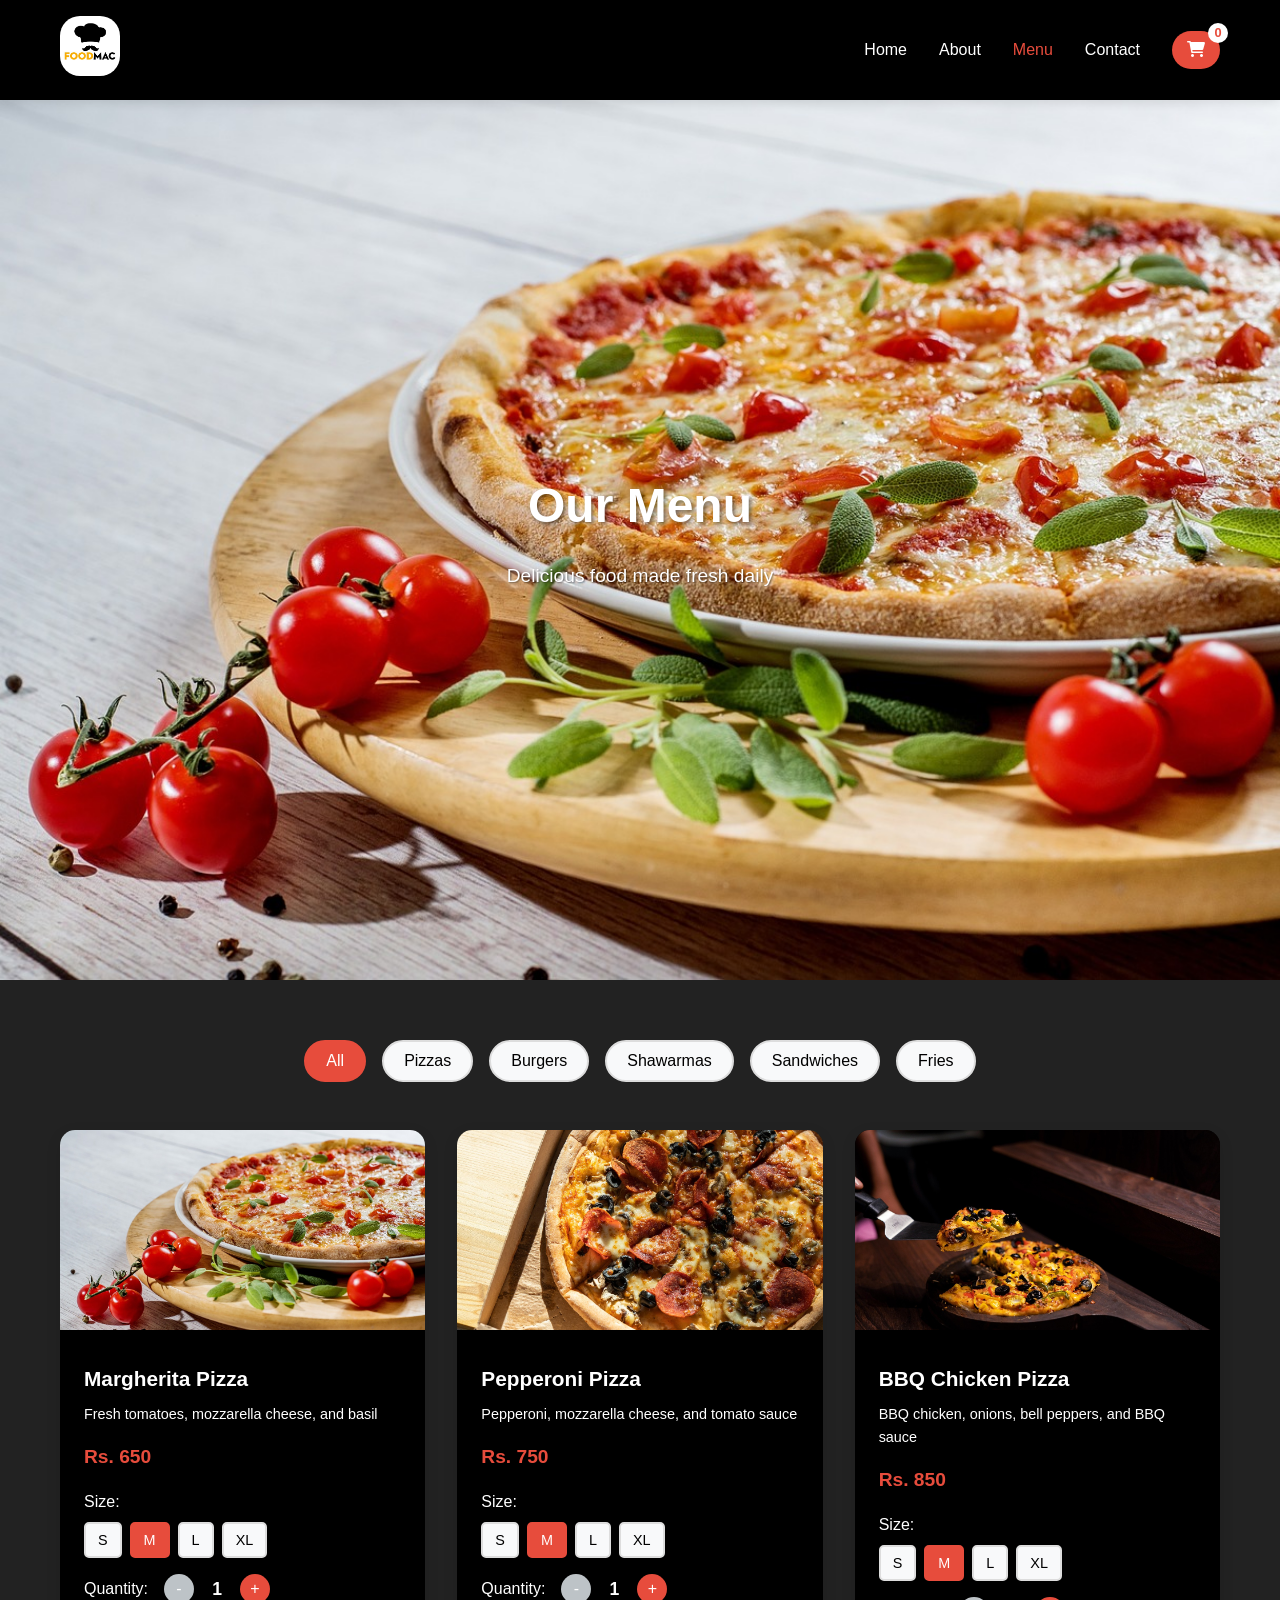
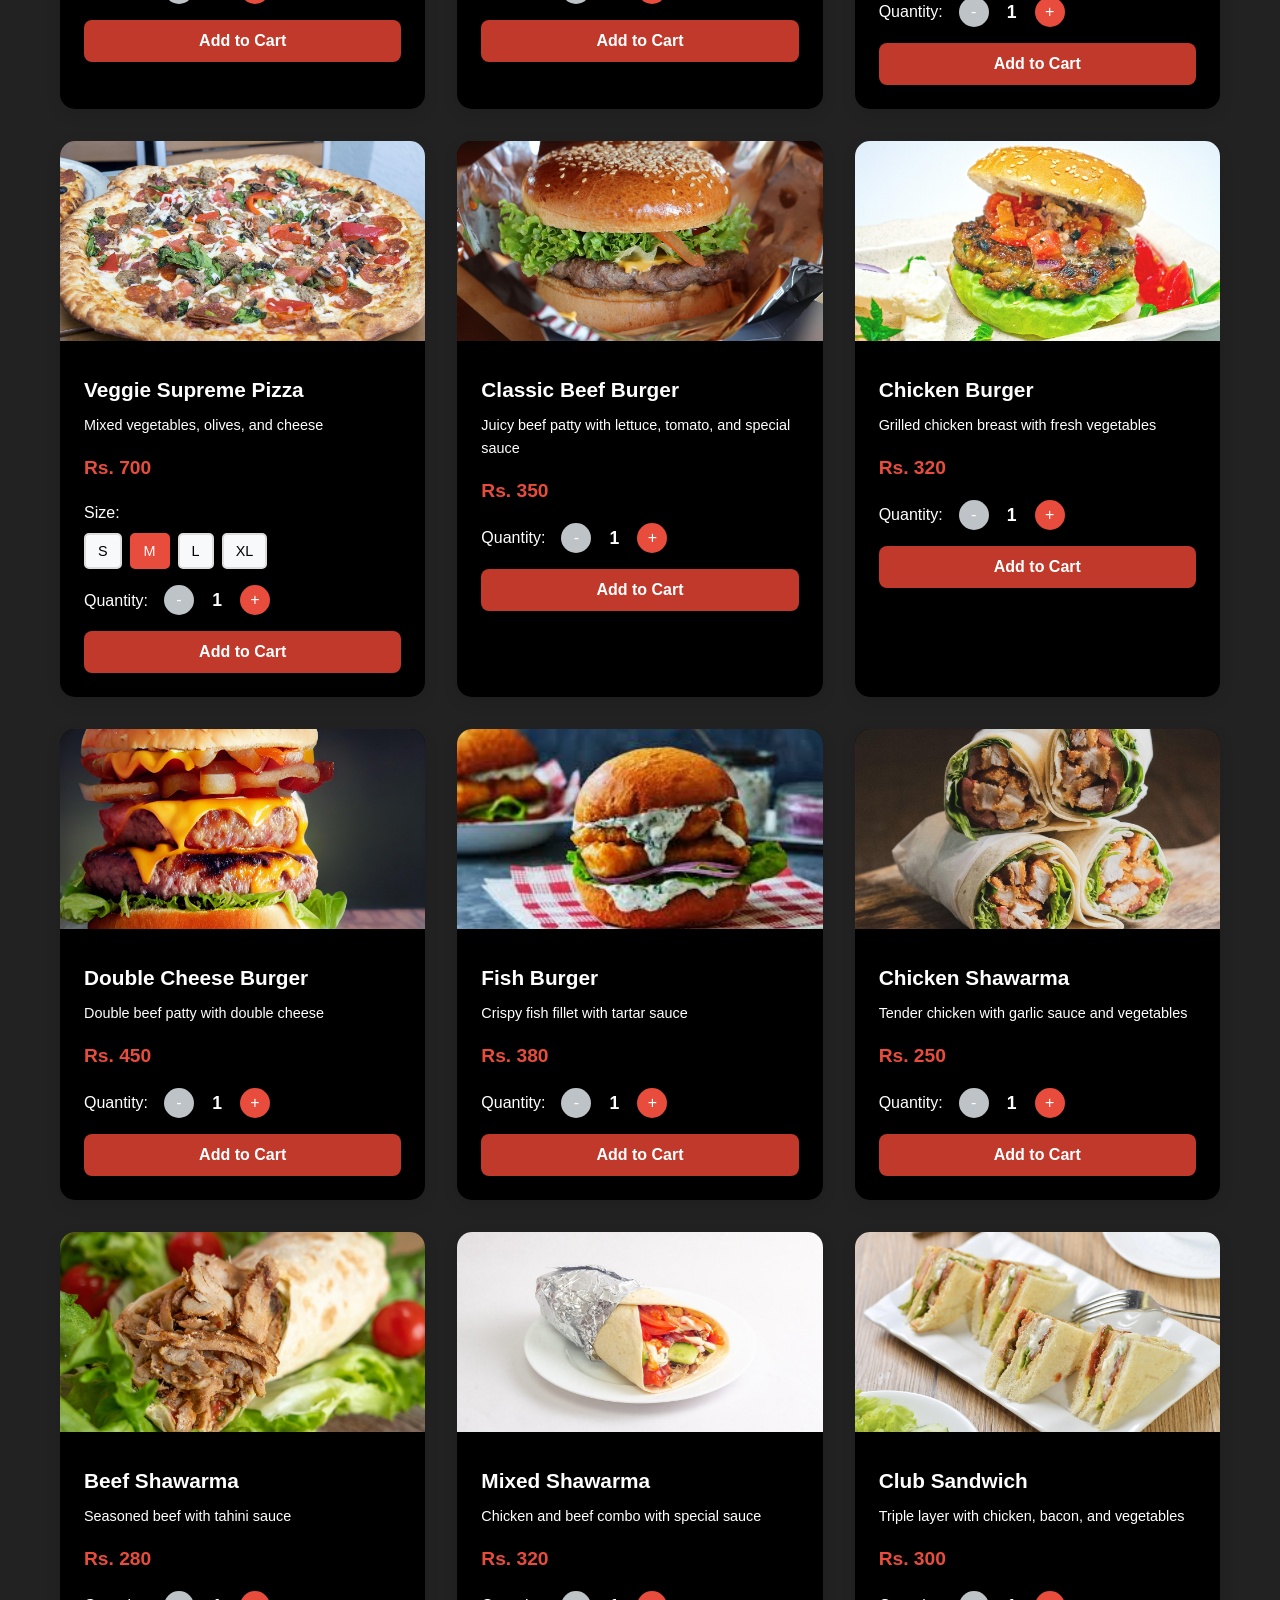
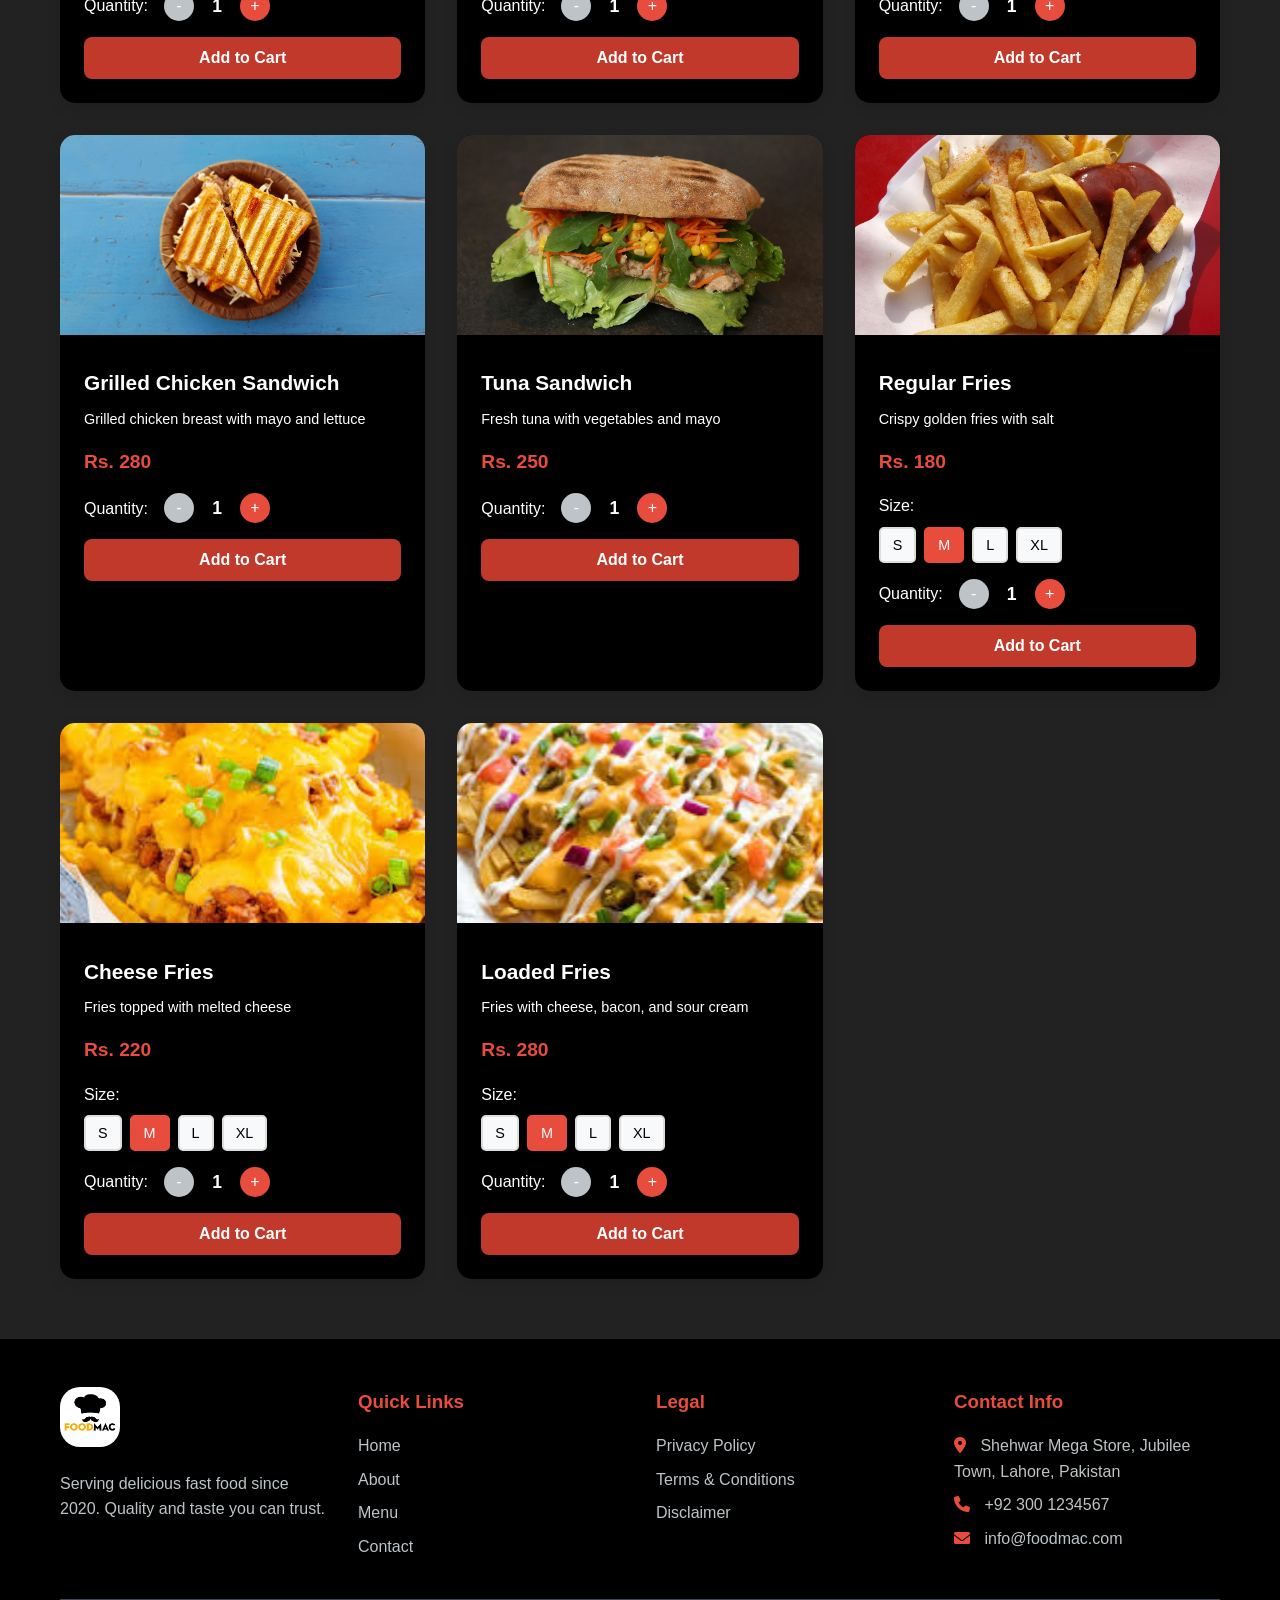
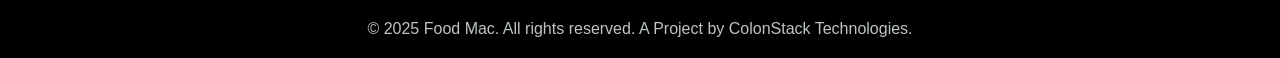
<file: Food Mac/menu.html>
<!DOCTYPE html>
<html lang="en">
<head>
    <meta charset="UTF-8">
    <meta name="viewport" content="width=device-width, initial-scale=1.0">
    <title>Menu - Food Mac</title>
    <link rel="stylesheet" href="menu.css">
    <link rel="icon" type="image/x-icon" href="foodmac.png">
    <link href="https://cdnjs.cloudflare.com/ajax/libs/font-awesome/6.0.0/css/all.min.css" rel="stylesheet">
</head>
<body>
    <!-- Header -->
    <header class="header">
        <nav class="navbar">
            <div class="nav-container">
                <div class="logo">
                    <a href="index.html"><img src="foodmac.png" alt="Food Mac Logo" class="logo-img"></a>
                    
                </div>
                <ul class="nav-menu">
                    <li class="nav-item">
                        <a href="index.html" class="nav-link">Home</a>
                    </li>
                    <li class="nav-item">
                        <a href="about.html" class="nav-link">About</a>
                    </li>
                    <li class="nav-item">
                        <a href="menu.html" class="nav-link active">Menu</a>
                    </li>
                    <li class="nav-item">
                        <a href="contact.html" class="nav-link">Contact</a>
                    </li>
                    <li class="nav-item">
                        <button class="cart-btn" onclick="toggleCart()">
                            <i class="fas fa-shopping-cart"></i>
                            <span class="cart-count" id="cartCount">0</span>
                        </button>
                    </li>
                </ul>
                <div class="hamburger">
                    <span class="bar"></span>
                    <span class="bar"></span>
                    <span class="bar"></span>
                </div>
            </div>
        </nav>
    </header>

    <!-- Hero Section -->
    <section class="hero">
        <div class="hero-content">
            <h1>Our Menu</h1>
            <p>Delicious food made fresh daily</p>
        </div>
    </section>

    <!-- Menu Filter Section -->
    <section class="menu-section">
        <div class="container">
            <div class="filter-buttons">
                <button class="filter-btn active" data-category="all">All</button>
                <button class="filter-btn" data-category="pizzas">Pizzas</button>
                <button class="filter-btn" data-category="burgers">Burgers</button>
                <button class="filter-btn" data-category="shawarmas">Shawarmas</button>
                <button class="filter-btn" data-category="sandwiches">Sandwiches</button>
                <button class="filter-btn" data-category="fries">Fries</button>
            </div>

            <!-- Menu Items Grid -->
            <div class="menu-grid" id="menuGrid">
                <!-- Menu items will be populated by JavaScript -->
            </div>
        </div>
    </section>

    <!-- Cart Modal -->
    <div class="modal-overlay" id="cartModal">
        <div class="modal-content cart-modal">
            <div class="modal-header">
                <h2>Your Cart</h2>
                <button class="close-btn" onclick="toggleCart()">
                    <i class="fas fa-times"></i>
                </button>
            </div>
            <div class="modal-body">
                <div class="cart-items" id="cartItems">
                    <div class="empty-cart">
                        <i class="fas fa-shopping-cart"></i>
                        <p>Your cart is empty</p>
                    </div>
                </div>
                <div class="cart-summary" id="cartSummary" style="display: none;">
                    <div class="summary-row">
                        <span>Subtotal:</span>
                        <span id="subtotal">Rs. 0</span>
                    </div>
                    <div class="summary-row">
                        <span>Delivery:</span>
                        <span>Rs. 100</span>
                    </div>
                    <div class="summary-row total">
                        <span>Total:</span>
                        <span id="total">Rs. 100</span>
                    </div>
                </div>
            </div>
            <div class="modal-footer">
                <button class="checkout-btn" id="checkoutBtn" onclick="openCheckout()" disabled>
                    Proceed to Checkout
                </button>
            </div>
        </div>
    </div>

    <!-- Checkout Modal -->
    <div class="modal-overlay" id="checkoutModal">
        <div class="modal-content checkout-modal">
            <div class="modal-header">
                <h2>Checkout</h2>
                <button class="close-btn" onclick="closeCheckout()">
                    <i class="fas fa-times"></i>
                </button>
            </div>
            <div class="modal-body">
                <form id="checkoutForm">
                    <div class="form-group">
                        <label for="customerName">Full Name *</label>
                        <input type="text" id="customerName" name="customerName" required>
                    </div>
                    <div class="form-group">
                        <label for="customerPhone">Phone Number *</label>
                        <input type="tel" id="customerPhone" name="customerPhone" required>
                    </div>
                    <div class="form-group">
                        <label for="deliveryAddress">Delivery Address *</label>
                        <textarea id="deliveryAddress" name="deliveryAddress" rows="3" required placeholder="Enter your complete address including street, area, and city"></textarea>
                    </div>
                    <div class="order-summary">
                        <h3>Order Summary</h3>
                        <div id="checkoutItems"></div>
                        <div class="checkout-total">
                            <strong>Total: <span id="checkoutTotal">Rs. 0</span></strong>
                        </div>
                    </div>
                </form>
            </div>
            <div class="modal-footer">
                <button type="button" class="place-order-btn" onclick="placeOrder()">
                    <i class="fab fa-whatsapp"></i>
                    Place Order via WhatsApp
                </button>
            </div>
        </div>
    </div>

    <!-- Footer -->
    <footer class="footer">
        <div class="container">
            <div class="footer-content">
                <div class="footer-section">
                    <div class="footer-logo">
                        <a href="index.html"><img src="foodmac.png" alt="Food Mac Footer Logo">
                        </a>
                    </div>
                    <p>Serving delicious fast food since 2020. Quality and taste you can trust.</p>
                </div>
                <div class="footer-section">
                    <h3>Quick Links</h3>
                    <ul>
                        <li><a href="index.html">Home</a></li>
                        <li><a href="about.html">About</a></li>
                        <li><a href="menu.html">Menu</a></li>
                        <li><a href="contact.html">Contact</a></li>
                    </ul>
                </div>
                <div class="footer-section">
                    <h3>Legal</h3>
                    <ul>
                        <li><a href="privacy-policy.html">Privacy Policy</a></li>
                        <li><a href="terms-conditions.html">Terms & Conditions</a></li>
                        <li><a href="disclaimer.html">Disclaimer</a></li>
                    </ul>
                </div>
                <div class="footer-section">
                    <h3>Contact Info</h3>
                    <p><i class="fas fa-map-marker-alt"></i> Shehwar Mega Store, Jubilee Town, Lahore, Pakistan</p>
                    <p><i class="fas fa-phone"></i> +92 300 1234567</p>
                    <p><i class="fas fa-envelope"></i> info@foodmac.com</p>
                </div>
            </div>
            <div class="footer-bottom">
                <p>&copy; 2025 Food Mac. All rights reserved. A Project by ColonStack Technologies.</p>
            </div>
        </div>
    </footer>

    <script src="menu.js"></script>
</body>
</html>
</file>
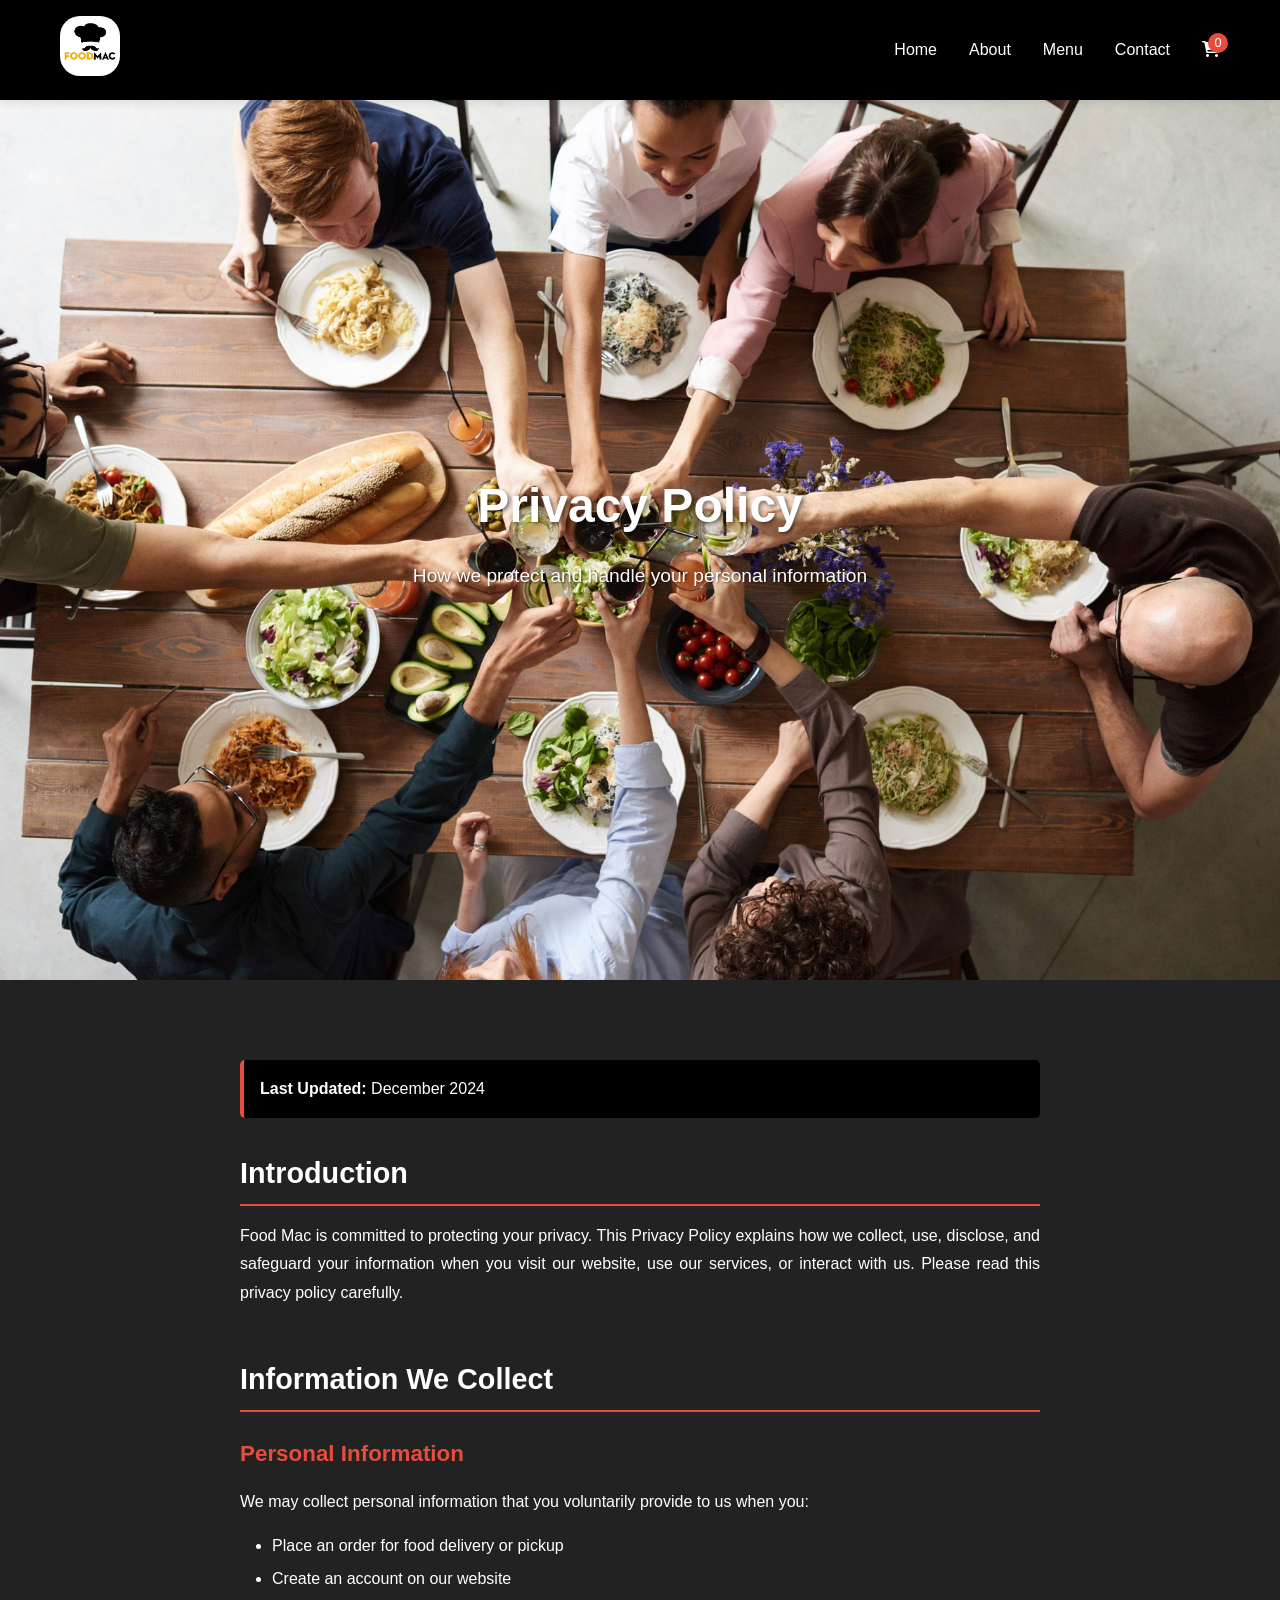
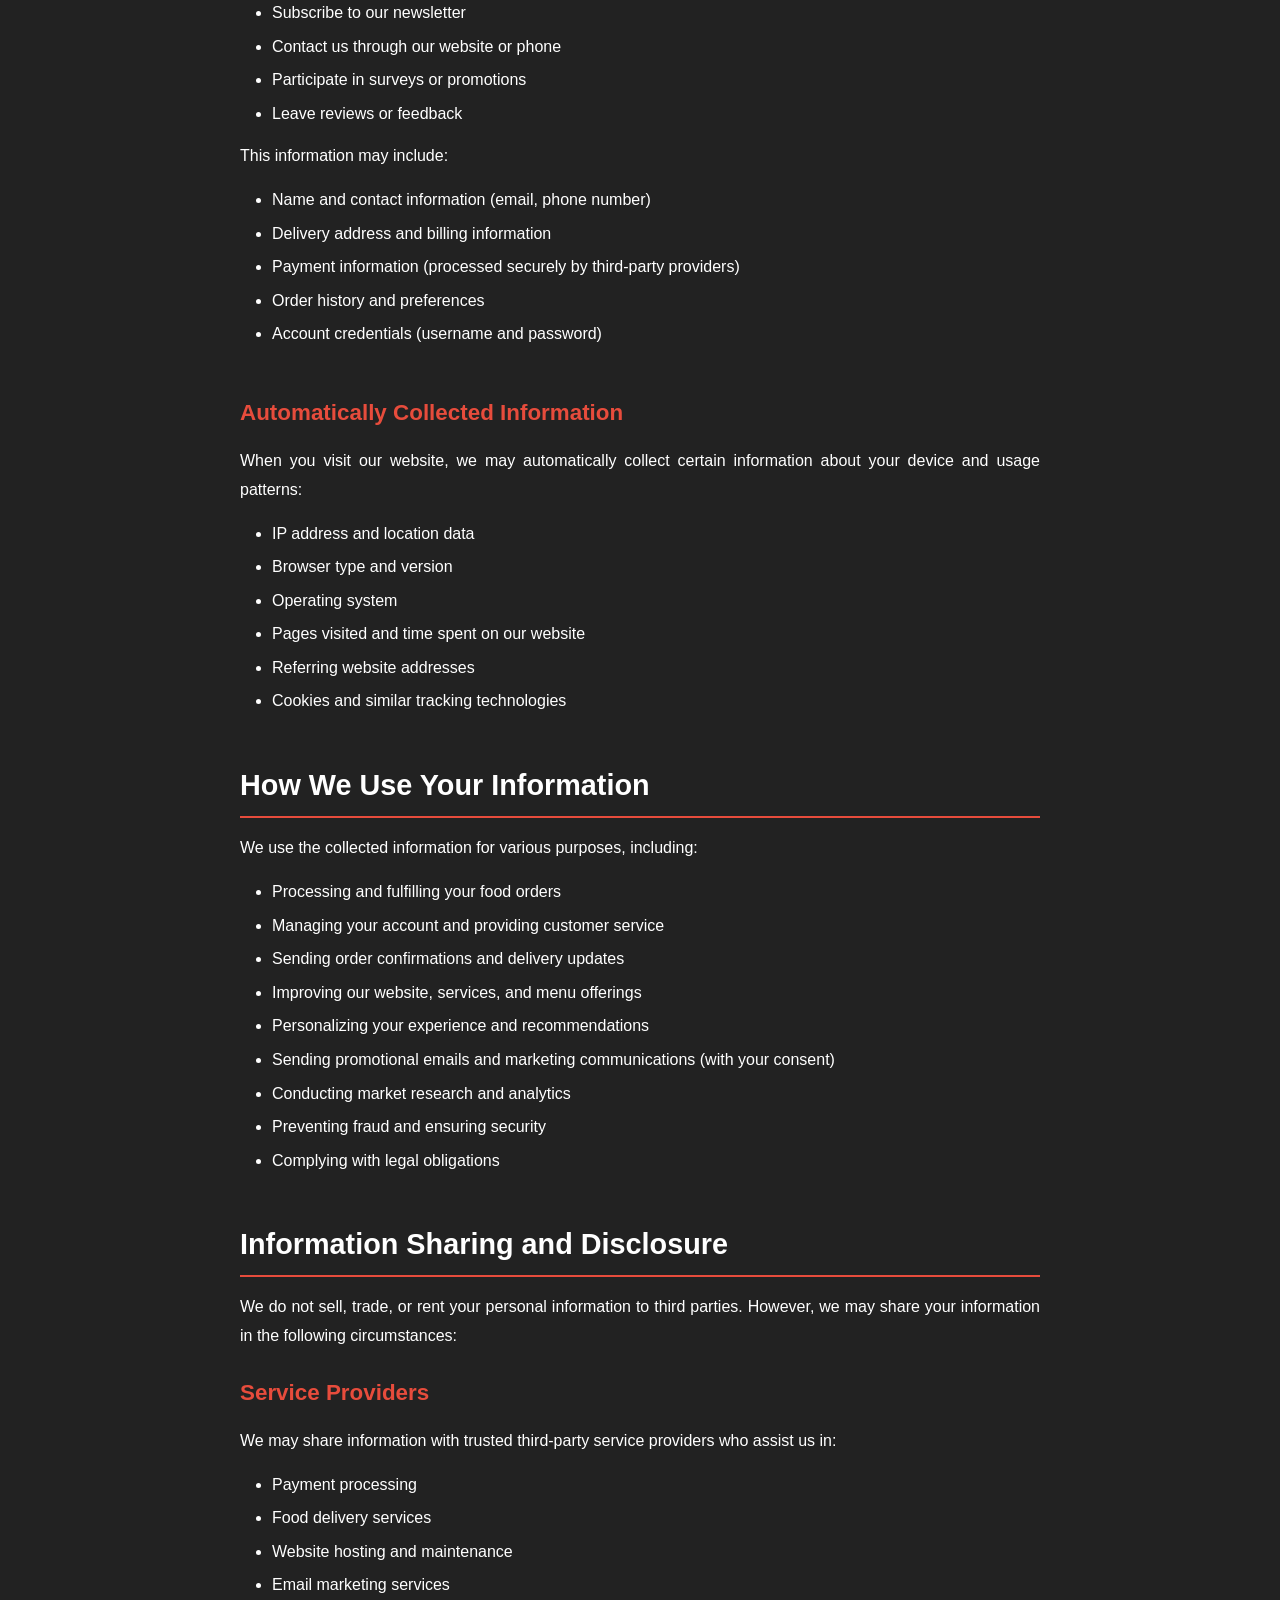
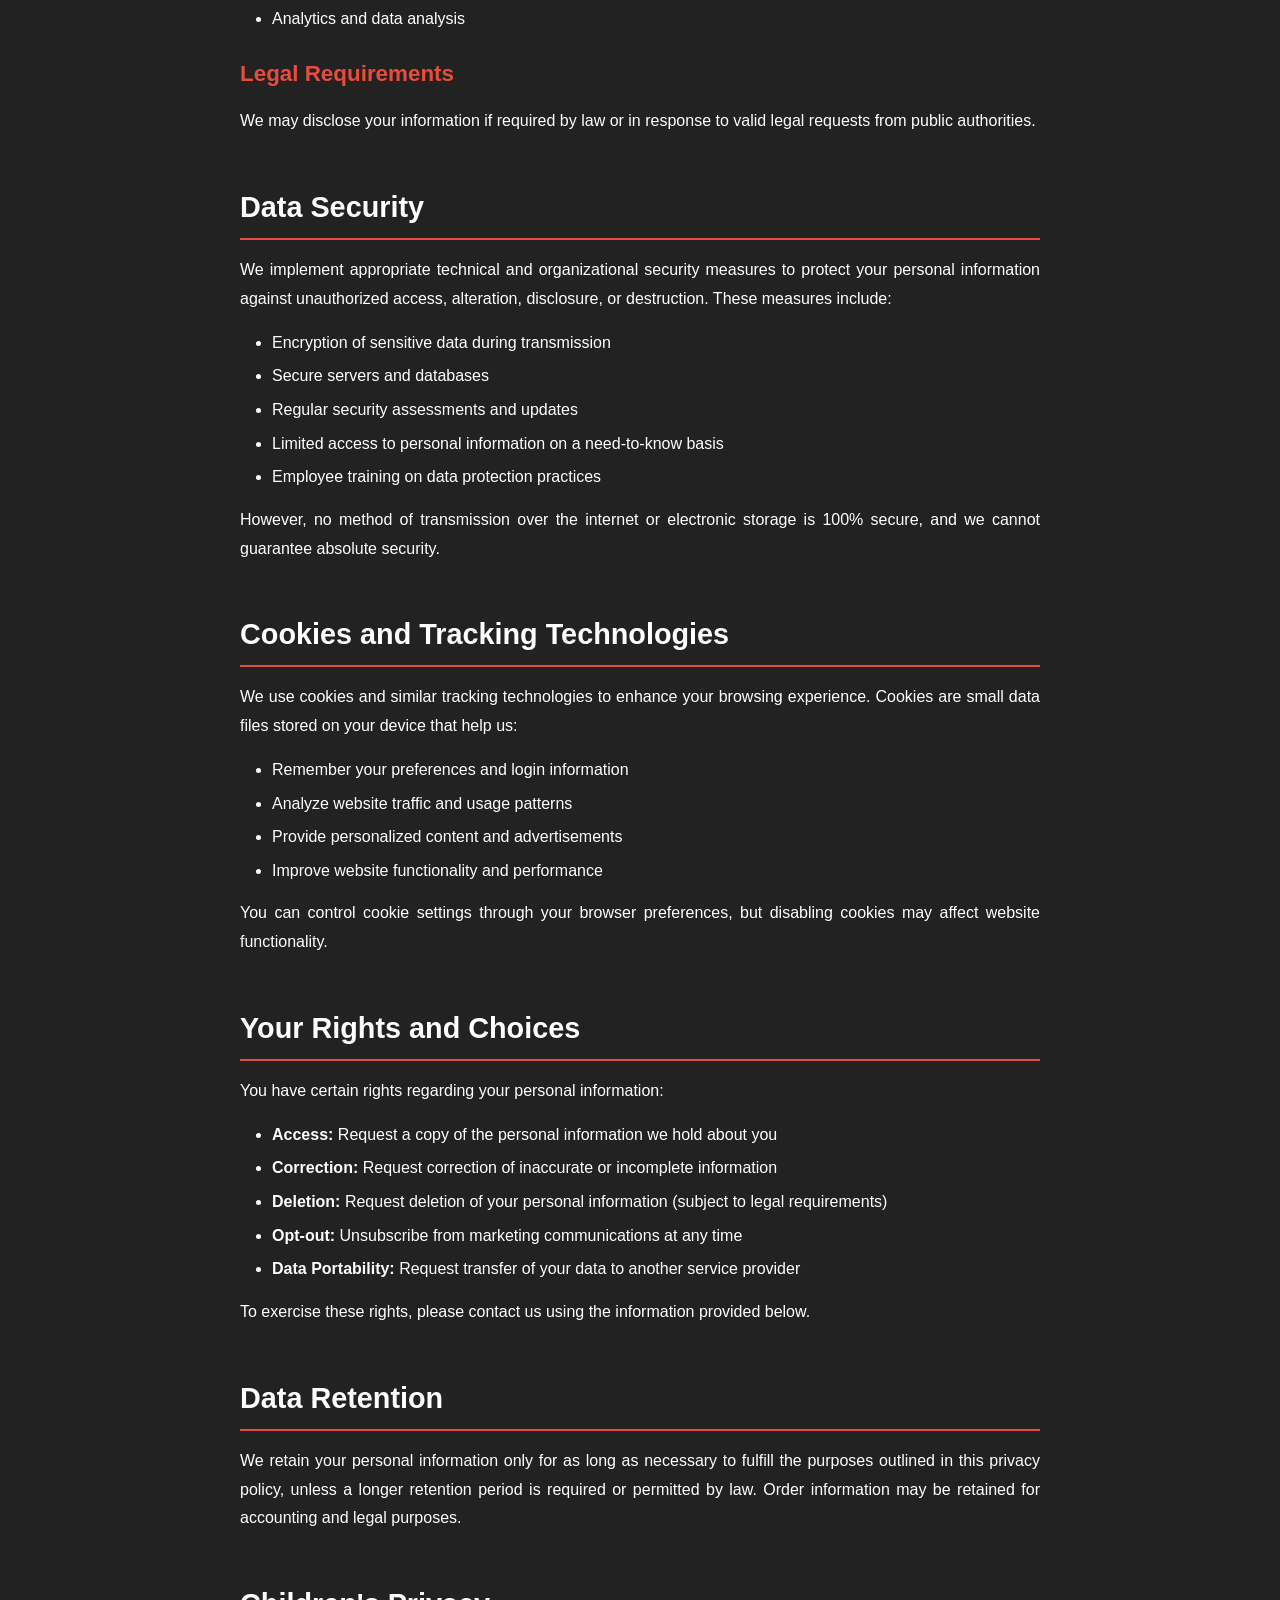
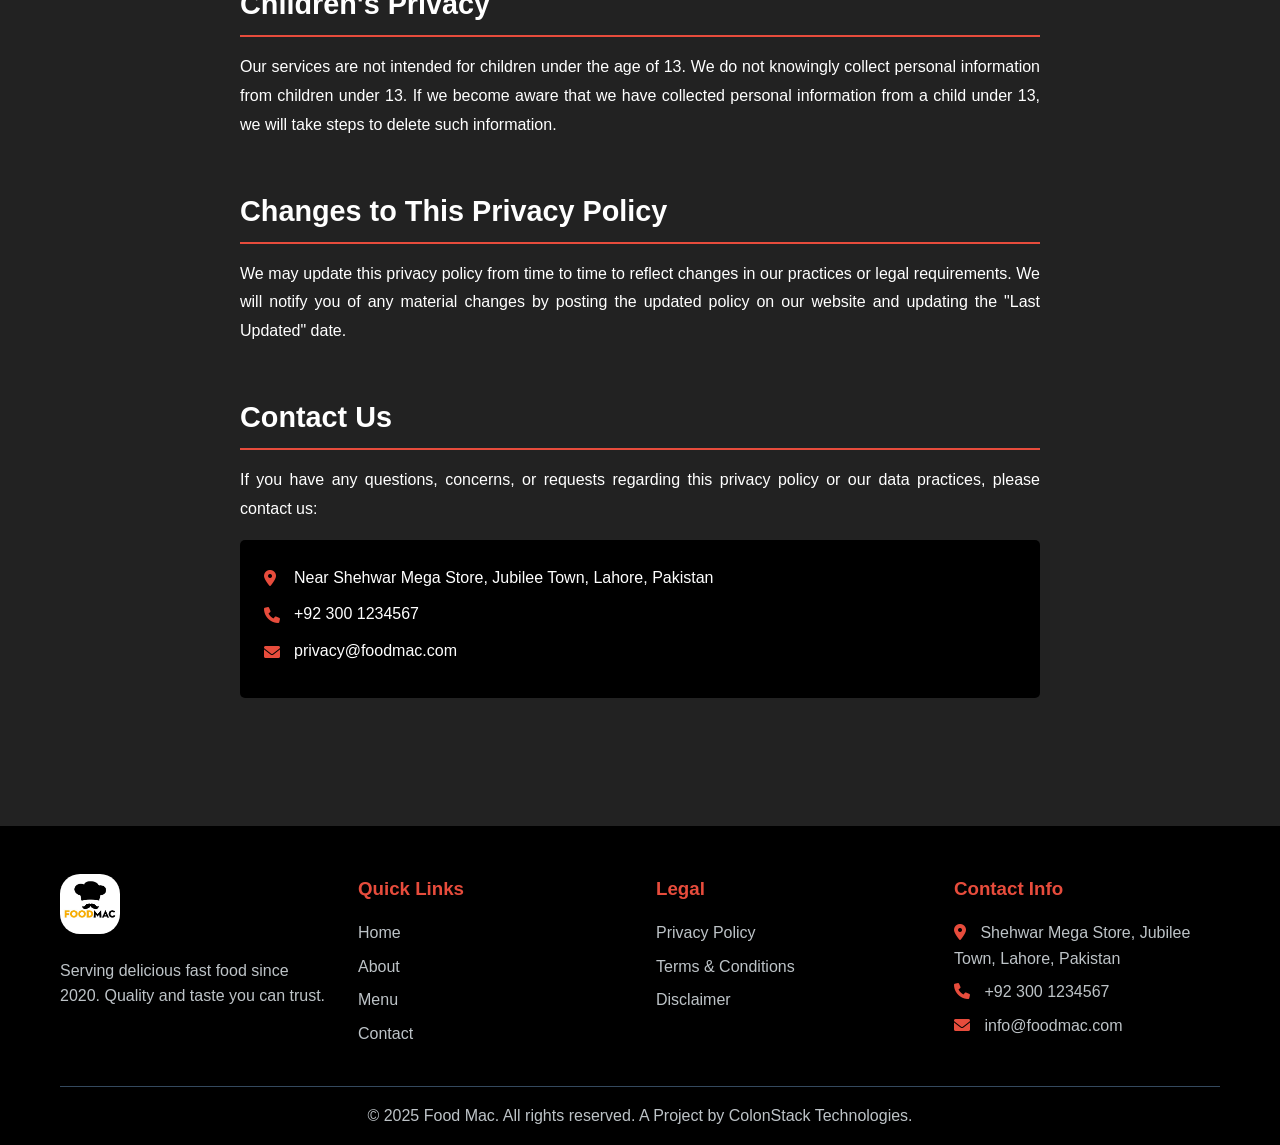
<file: Food Mac/privacy-policy.html>
<!DOCTYPE html>
<html lang="en">
<head>
    <meta charset="UTF-8">
    <meta name="viewport" content="width=device-width, initial-scale=1.0">
    <title>Privacy Policy - Food Mac</title>
    <link rel="stylesheet" href="privacy-policy.css">
    <link rel="icon" type="image/x-icon" href="foodmac.png">
    <link href="https://cdnjs.cloudflare.com/ajax/libs/font-awesome/6.0.0/css/all.min.css" rel="stylesheet">
</head>
<body>
    <!-- Header -->
    <header class="header">
        <nav class="navbar">
            <div class="nav-container">
                <div class="logo">
                    <a href="index.html"><img src="foodmac.png" alt="Food Mac Logo" class="logo-img"></a>  
                </div>
                <ul class="nav-menu">
                    <li class="nav-item">
                        <a href="index.html" class="nav-link">Home</a>
                    </li>
                    <li class="nav-item">
                        <a href="about.html" class="nav-link">About</a>
                    </li>
                    <li class="nav-item">
                        <a href="menu.html" class="nav-link">Menu</a>
                    </li>
                    <li class="nav-item">
                        <a href="contact.html" class="nav-link">Contact</a>
                    </li>
                    <li class="nav-item">
                        <a href="#" class="nav-link cart-link">
                            <i class="fas fa-shopping-cart"></i>
                            <span class="cart-count">0</span>
                        </a>
                    </li>
                </ul>
                <div class="hamburger">
                    <span class="bar"></span>
                    <span class="bar"></span>
                    <span class="bar"></span>
                </div>
            </div>
        </nav>
    </header>

    <!-- Hero Section -->
    <section class="hero">
        <div class="hero-content">
            <h1>Privacy Policy</h1>
            <p>How we protect and handle your personal information</p>
        </div>
    </section>

    <!-- Privacy Policy Content -->
    <section class="privacy-content">
        <div class="container">
            <div class="content-wrapper">
                <div class="last-updated">
                    <p><strong>Last Updated:</strong> December 2024</p>
                </div>

                <div class="section">
                    <h2>Introduction</h2>
                    <p>Food Mac is committed to protecting your privacy. This Privacy Policy explains how we collect, use, disclose, and safeguard your information when you visit our website, use our services, or interact with us. Please read this privacy policy carefully.</p>
                </div>

                <div class="section">
                    <h2>Information We Collect</h2>
                    <h3>Personal Information</h3>
                    <p>We may collect personal information that you voluntarily provide to us when you:</p>
                    <ul>
                        <li>Place an order for food delivery or pickup</li>
                        <li>Create an account on our website</li>
                        <li>Subscribe to our newsletter</li>
                        <li>Contact us through our website or phone</li>
                        <li>Participate in surveys or promotions</li>
                        <li>Leave reviews or feedback</li>
                    </ul>
                    <p>This information may include:</p>
                    <ul>
                        <li>Name and contact information (email, phone number)</li>
                        <li>Delivery address and billing information</li>
                        <li>Payment information (processed securely by third-party providers)</li>
                        <li>Order history and preferences</li>
                        <li>Account credentials (username and password)</li>
                    </ul>
                </div>

                <div class="section">
                    <h3>Automatically Collected Information</h3>
                    <p>When you visit our website, we may automatically collect certain information about your device and usage patterns:</p>
                    <ul>
                        <li>IP address and location data</li>
                        <li>Browser type and version</li>
                        <li>Operating system</li>
                        <li>Pages visited and time spent on our website</li>
                        <li>Referring website addresses</li>
                        <li>Cookies and similar tracking technologies</li>
                    </ul>
                </div>

                <div class="section">
                    <h2>How We Use Your Information</h2>
                    <p>We use the collected information for various purposes, including:</p>
                    <ul>
                        <li>Processing and fulfilling your food orders</li>
                        <li>Managing your account and providing customer service</li>
                        <li>Sending order confirmations and delivery updates</li>
                        <li>Improving our website, services, and menu offerings</li>
                        <li>Personalizing your experience and recommendations</li>
                        <li>Sending promotional emails and marketing communications (with your consent)</li>
                        <li>Conducting market research and analytics</li>
                        <li>Preventing fraud and ensuring security</li>
                        <li>Complying with legal obligations</li>
                    </ul>
                </div>

                <div class="section">
                    <h2>Information Sharing and Disclosure</h2>
                    <p>We do not sell, trade, or rent your personal information to third parties. However, we may share your information in the following circumstances:</p>
                    <h3>Service Providers</h3>
                    <p>We may share information with trusted third-party service providers who assist us in:</p>
                    <ul>
                        <li>Payment processing</li>
                        <li>Food delivery services</li>
                        <li>Website hosting and maintenance</li>
                        <li>Email marketing services</li>
                        <li>Analytics and data analysis</li>
                    </ul>
                    <h3>Legal Requirements</h3>
                    <p>We may disclose your information if required by law or in response to valid legal requests from public authorities.</p>
                </div>

                <div class="section">
                    <h2>Data Security</h2>
                    <p>We implement appropriate technical and organizational security measures to protect your personal information against unauthorized access, alteration, disclosure, or destruction. These measures include:</p>
                    <ul>
                        <li>Encryption of sensitive data during transmission</li>
                        <li>Secure servers and databases</li>
                        <li>Regular security assessments and updates</li>
                        <li>Limited access to personal information on a need-to-know basis</li>
                        <li>Employee training on data protection practices</li>
                    </ul>
                    <p>However, no method of transmission over the internet or electronic storage is 100% secure, and we cannot guarantee absolute security.</p>
                </div>

                <div class="section">
                    <h2>Cookies and Tracking Technologies</h2>
                    <p>We use cookies and similar tracking technologies to enhance your browsing experience. Cookies are small data files stored on your device that help us:</p>
                    <ul>
                        <li>Remember your preferences and login information</li>
                        <li>Analyze website traffic and usage patterns</li>
                        <li>Provide personalized content and advertisements</li>
                        <li>Improve website functionality and performance</li>
                    </ul>
                    <p>You can control cookie settings through your browser preferences, but disabling cookies may affect website functionality.</p>
                </div>

                <div class="section">
                    <h2>Your Rights and Choices</h2>
                    <p>You have certain rights regarding your personal information:</p>
                    <ul>
                        <li><strong>Access:</strong> Request a copy of the personal information we hold about you</li>
                        <li><strong>Correction:</strong> Request correction of inaccurate or incomplete information</li>
                        <li><strong>Deletion:</strong> Request deletion of your personal information (subject to legal requirements)</li>
                        <li><strong>Opt-out:</strong> Unsubscribe from marketing communications at any time</li>
                        <li><strong>Data Portability:</strong> Request transfer of your data to another service provider</li>
                    </ul>
                    <p>To exercise these rights, please contact us using the information provided below.</p>
                </div>

                <div class="section">
                    <h2>Data Retention</h2>
                    <p>We retain your personal information only for as long as necessary to fulfill the purposes outlined in this privacy policy, unless a longer retention period is required or permitted by law. Order information may be retained for accounting and legal purposes.</p>
                </div>

                <div class="section">
                    <h2>Children's Privacy</h2>
                    <p>Our services are not intended for children under the age of 13. We do not knowingly collect personal information from children under 13. If we become aware that we have collected personal information from a child under 13, we will take steps to delete such information.</p>
                </div>

                <div class="section">
                    <h2>Changes to This Privacy Policy</h2>
                    <p>We may update this privacy policy from time to time to reflect changes in our practices or legal requirements. We will notify you of any material changes by posting the updated policy on our website and updating the "Last Updated" date.</p>
                </div>

                <div class="section">
                    <h2>Contact Us</h2>
                    <p>If you have any questions, concerns, or requests regarding this privacy policy or our data practices, please contact us:</p>
                    <div class="contact-info">
                        <p><i class="fas fa-map-marker-alt"></i> Near Shehwar Mega Store, Jubilee Town, Lahore, Pakistan</p>
                        <p><i class="fas fa-phone"></i> +92 300 1234567</p>
                        <p><i class="fas fa-envelope"></i> privacy@foodmac.com</p>
                    </div>
                </div>
            </div>
        </div>
    </section>

    <!-- Footer -->
    <footer class="footer">
        <div class="container">
            <div class="footer-content">
                <div class="footer-section">
                    <div class="footer-logo">
                        <a href="index.html"><img src="foodmac.png" alt="Food Mac Footer Logo"></a>
                    </div>
                    <p>Serving delicious fast food since 2020. Quality and taste you can trust.</p>
                </div>
                <div class="footer-section">
                    <h3>Quick Links</h3>
                    <ul>
                        <li><a href="index.html">Home</a></li>
                        <li><a href="about.html">About</a></li>
                        <li><a href="menu.html">Menu</a></li>
                        <li><a href="contact.html">Contact</a></li>
                    </ul>
                </div>
                <div class="footer-section">
                    <h3>Legal</h3>
                    <ul>
                        <li><a href="privacy-policy.html">Privacy Policy</a></li>
                        <li><a href="terms-conditions.html">Terms & Conditions</a></li>
                        <li><a href="disclaimer.html">Disclaimer</a></li>
                    </ul>
                </div>
                <div class="footer-section">
                    <h3>Contact Info</h3>
                    <p><i class="fas fa-map-marker-alt"></i> Shehwar Mega Store, Jubilee Town, Lahore, Pakistan</p>
                    <p><i class="fas fa-phone"></i> +92 300 1234567</p>
                    <p><i class="fas fa-envelope"></i> info@foodmac.com</p>
                </div>
            </div>
            <div class="footer-bottom">
                <p>&copy; 2025 Food Mac. All rights reserved. A Project by ColonStack Technologies.</p>
            </div>
        </div>
    </footer>

<script>
        // Mobile Navigation Toggle
const hamburger = document.querySelector(".hamburger")
const navMenu = document.querySelector(".nav-menu")

hamburger.addEventListener("click", () => {
  hamburger.classList.toggle("active")
  navMenu.classList.toggle("active")
})

// Close mobile menu when clicking on a link
document.querySelectorAll(".nav-link").forEach((n) =>
  n.addEventListener("click", () => {
    hamburger.classList.remove("active")
    navMenu.classList.remove("active")
  }),
)
  
    </script>

</body>
</html>
</file>
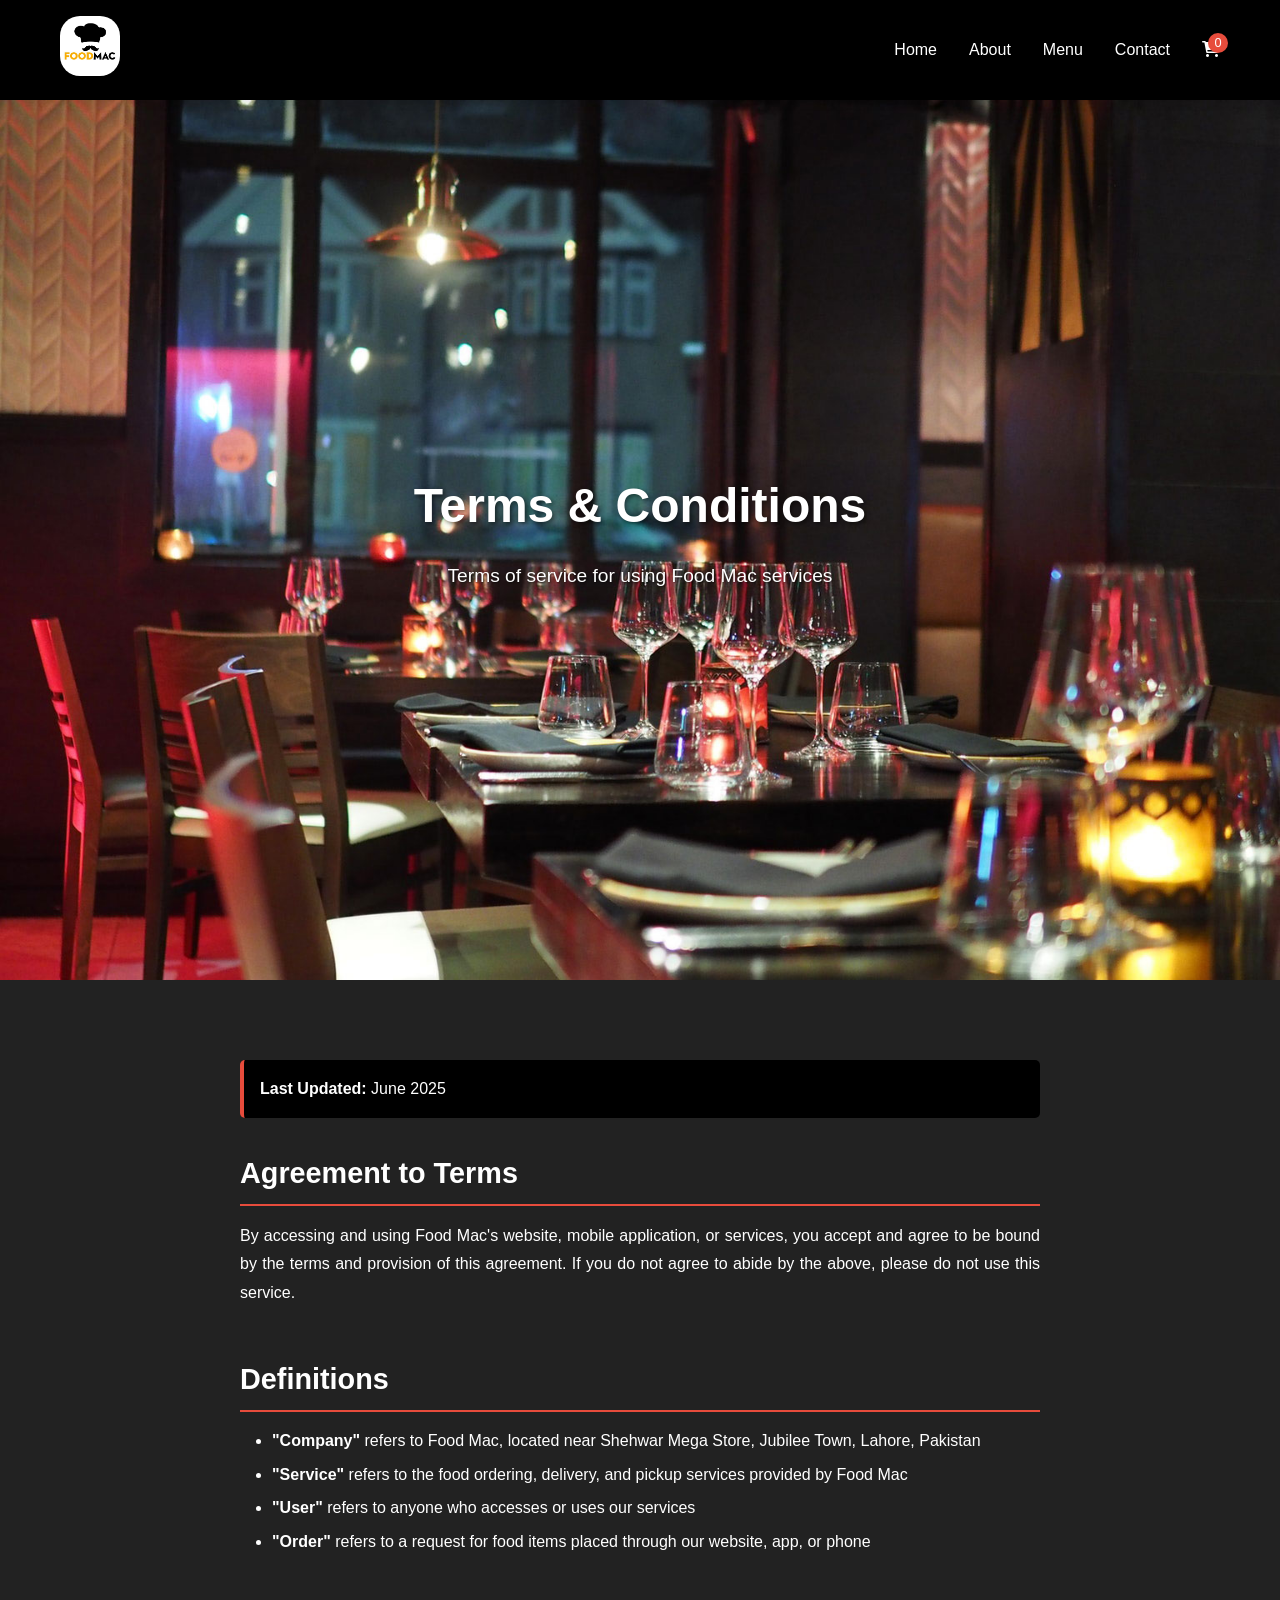
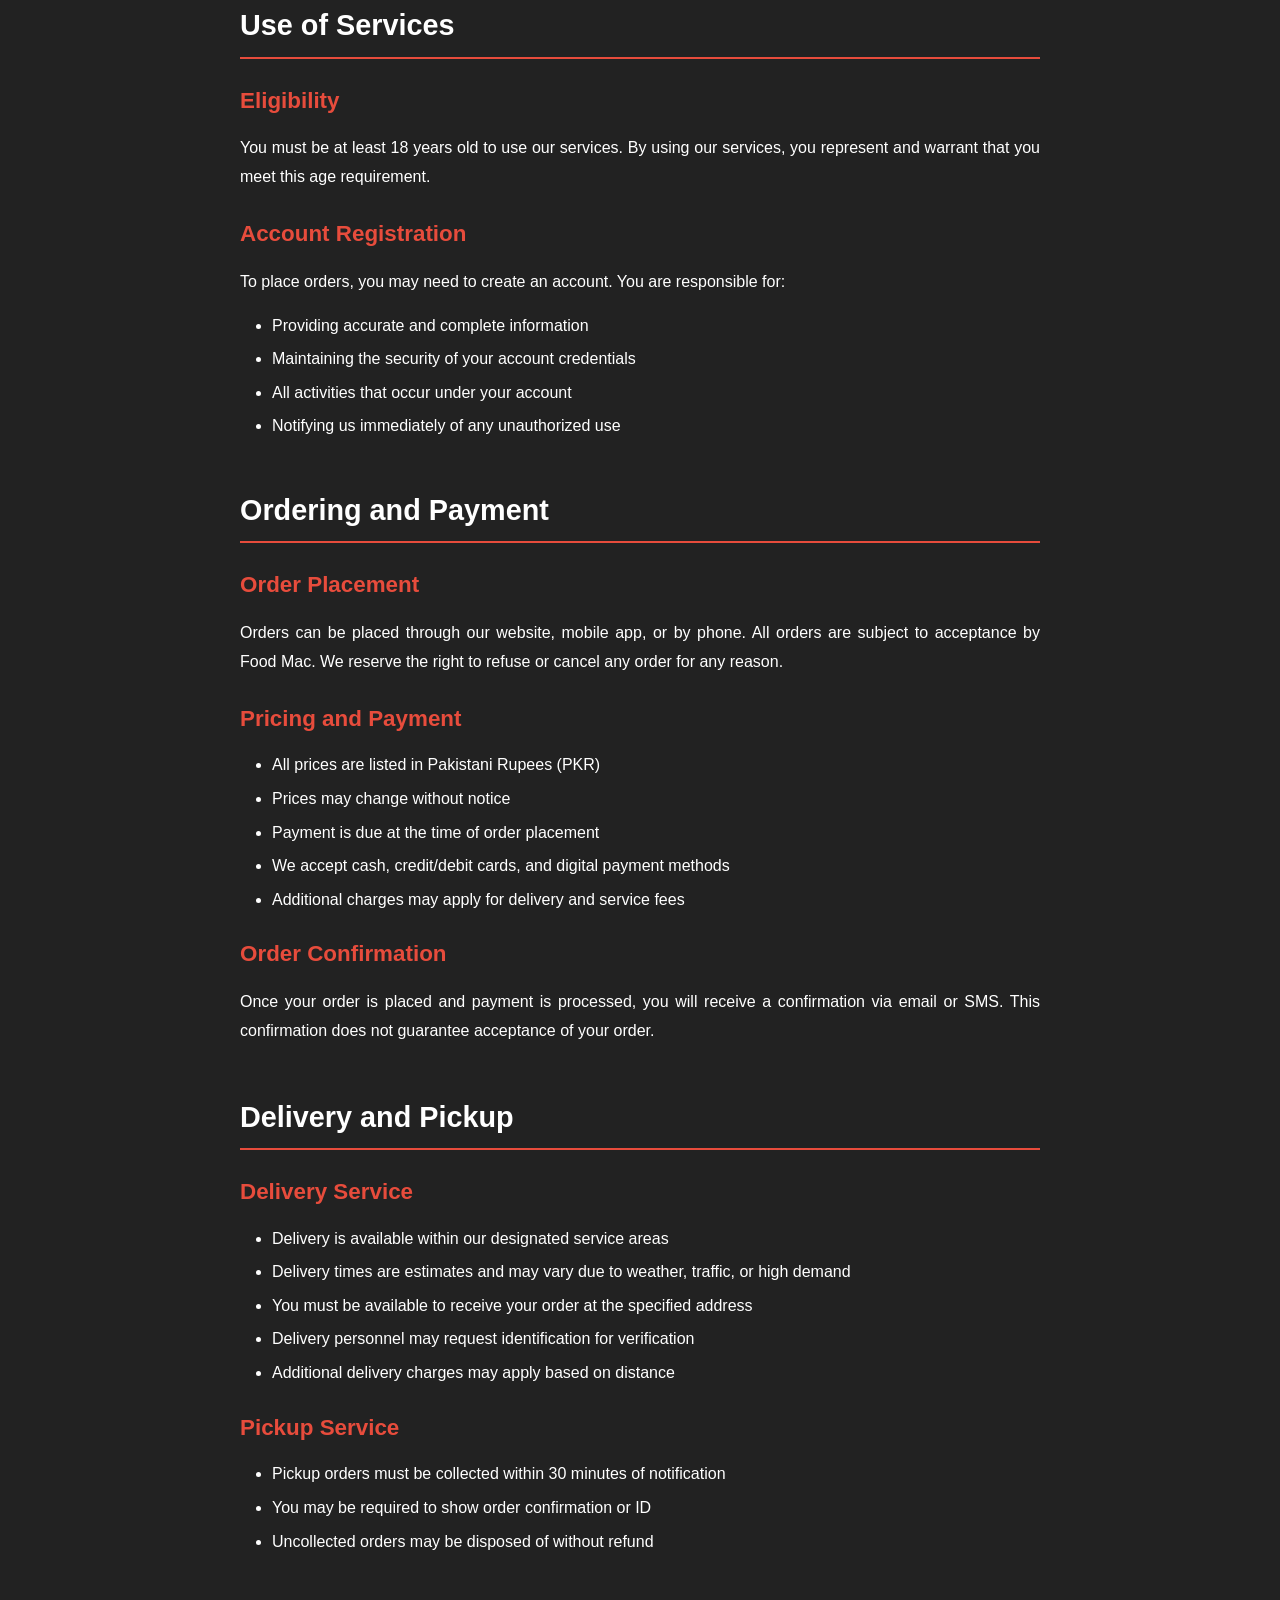
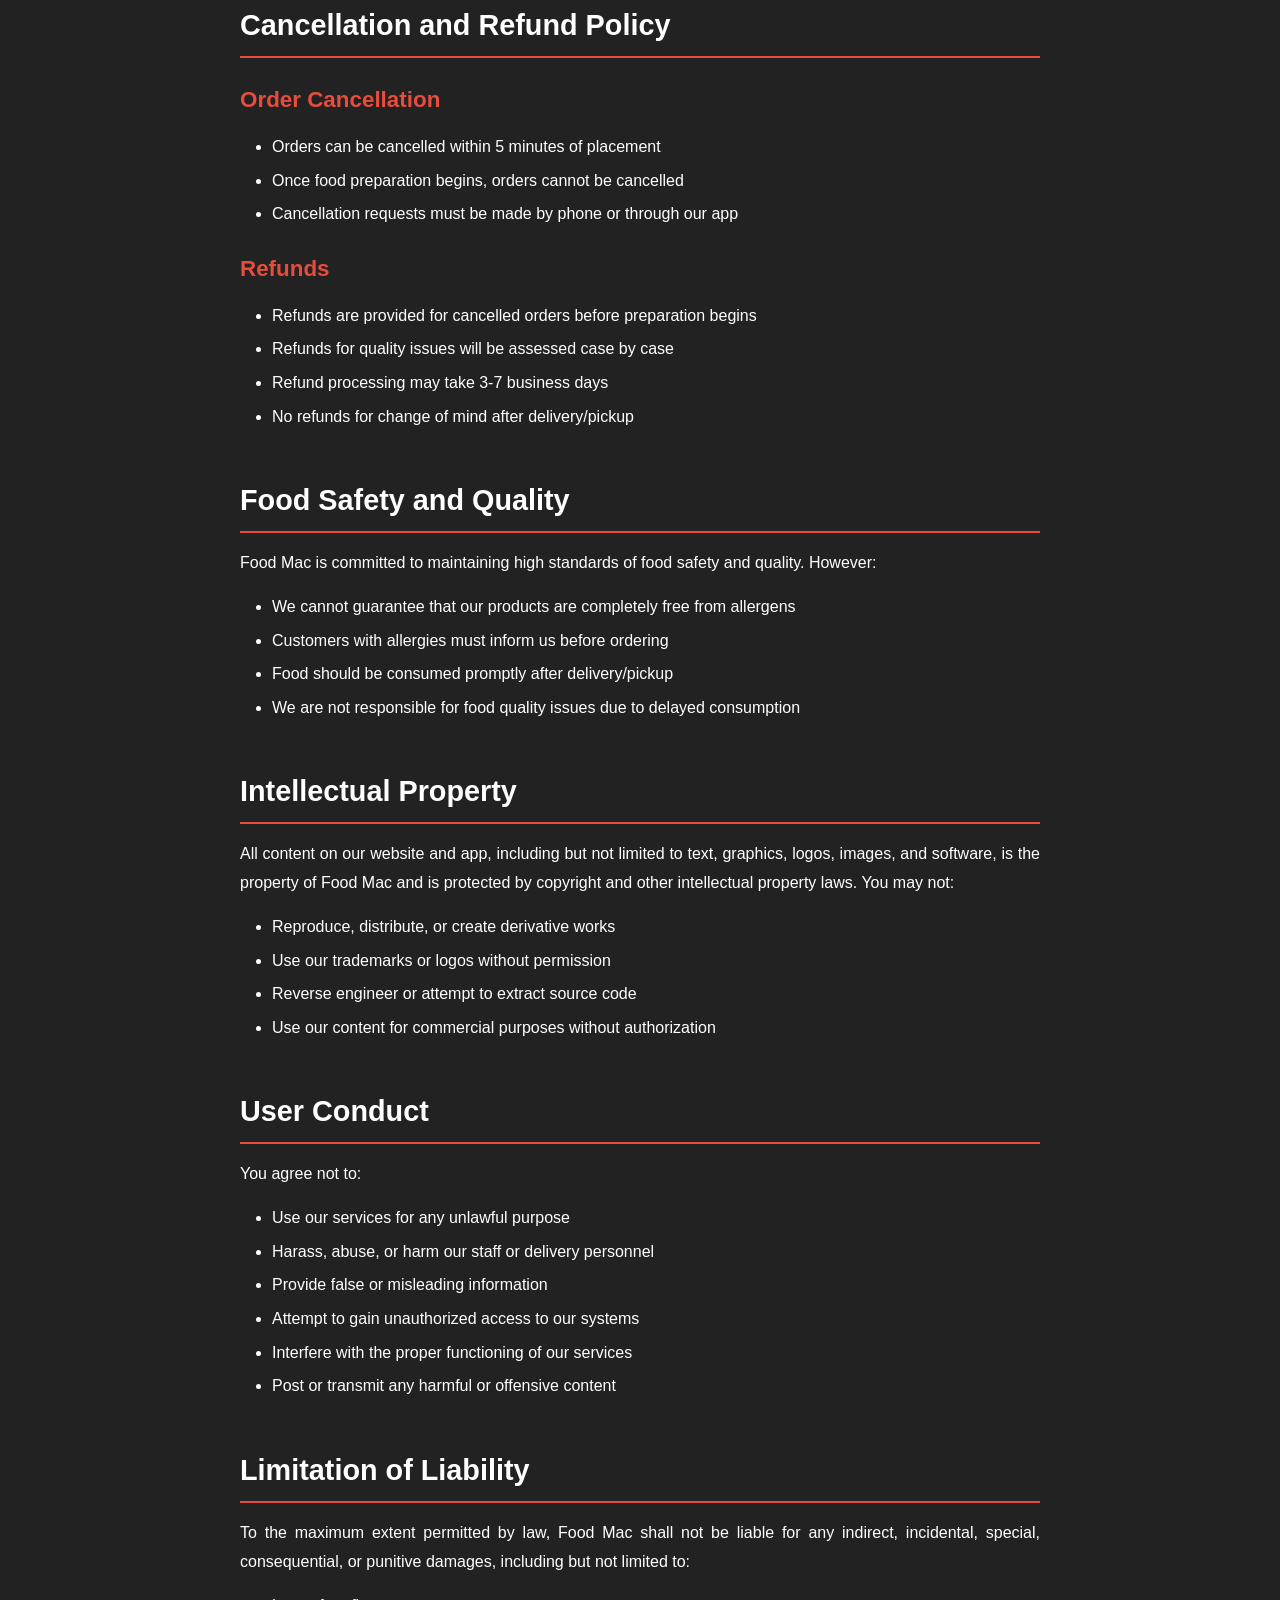
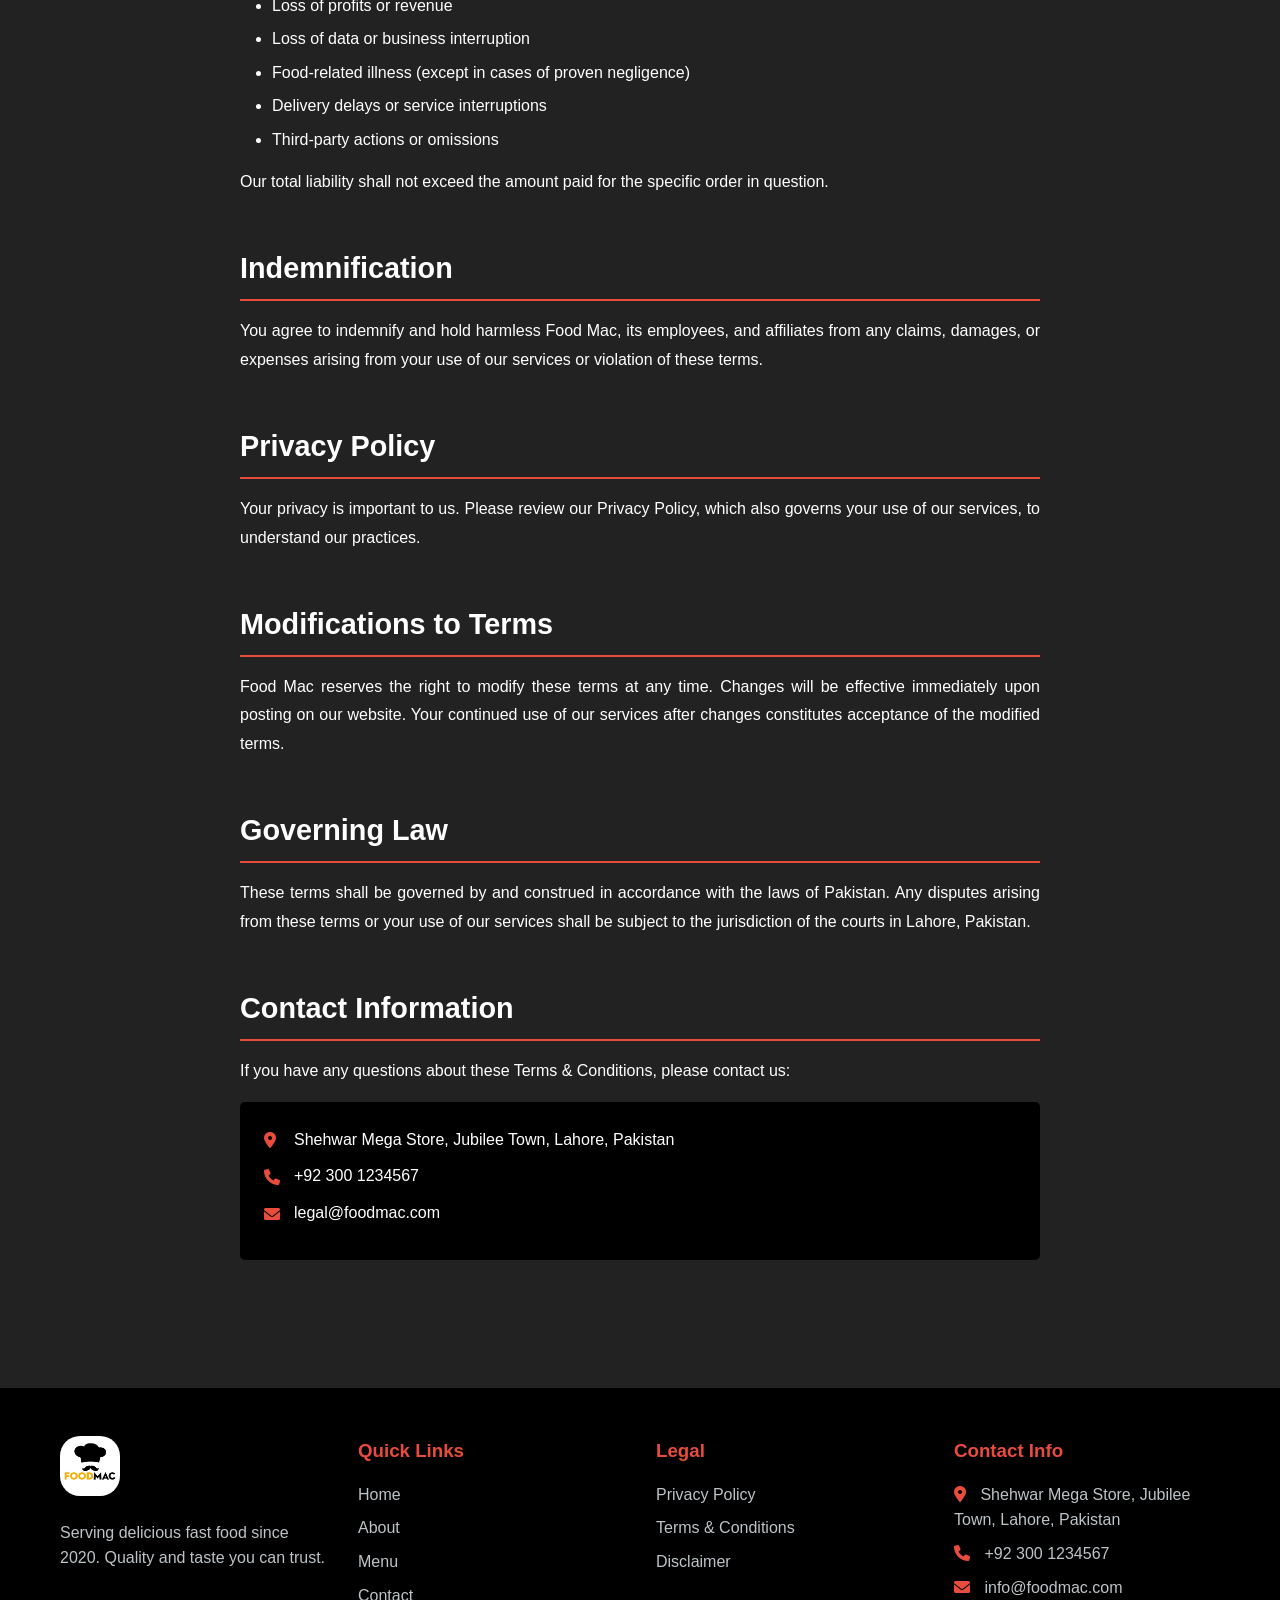
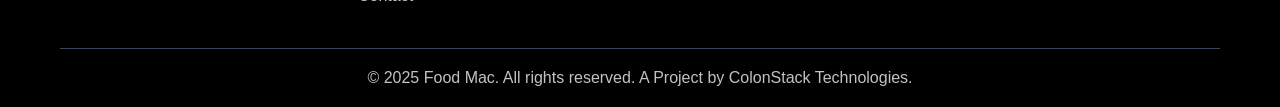
<file: Food Mac/terms-conditions.html>
<!DOCTYPE html>
<html lang="en">
<head>
    <meta charset="UTF-8">
    <meta name="viewport" content="width=device-width, initial-scale=1.0">
    <title>Terms & Conditions - Food Mac</title>
    <link rel="stylesheet" href="terms-conditions.css">
    <link rel="icon" type="image/x-icon" href="foodmac.png">
    <link href="https://cdnjs.cloudflare.com/ajax/libs/font-awesome/6.0.0/css/all.min.css" rel="stylesheet">
</head>
<body>
    <!-- Header -->
    <header class="header">
        <nav class="navbar">
            <div class="nav-container">
                <div class="logo">
                    <a href="index.html"><img src="foodmac.png" alt="Food Mac Logo" class="logo-img"></a>
                </div>
                <ul class="nav-menu">
                    <li class="nav-item">
                        <a href="index.html" class="nav-link">Home</a>
                    </li>
                    <li class="nav-item">
                        <a href="about.html" class="nav-link">About</a>
                    </li>
                    <li class="nav-item">
                        <a href="menu.html" class="nav-link">Menu</a>
                    </li>
                    <li class="nav-item">
                        <a href="contact.html" class="nav-link">Contact</a>
                    </li>
                    <li class="nav-item">
                        <a href="#" class="nav-link cart-link">
                            <i class="fas fa-shopping-cart"></i>
                            <span class="cart-count">0</span>
                        </a>
                    </li>
                </ul>
                <div class="hamburger">
                    <span class="bar"></span>
                    <span class="bar"></span>
                    <span class="bar"></span>
                </div>
            </div>
        </nav>
    </header>

    <!-- Hero Section -->
    <section class="hero">
        <div class="hero-content">
            <h1>Terms & Conditions</h1>
            <p>Terms of service for using Food Mac services</p>
        </div>
    </section>

    <!-- Terms & Conditions Content -->
    <section class="terms-content">
        <div class="container">
            <div class="content-wrapper">
                <div class="last-updated">
                    <p><strong>Last Updated:</strong> June 2025</p>
                </div>

                <div class="section">
                    <h2>Agreement to Terms</h2>
                    <p>By accessing and using Food Mac's website, mobile application, or services, you accept and agree to be bound by the terms and provision of this agreement. If you do not agree to abide by the above, please do not use this service.</p>
                </div>

                <div class="section">
                    <h2>Definitions</h2>
                    <ul>
                        <li><strong>"Company"</strong> refers to Food Mac, located near Shehwar Mega Store, Jubilee Town, Lahore, Pakistan</li>
                        <li><strong>"Service"</strong> refers to the food ordering, delivery, and pickup services provided by Food Mac</li>
                        <li><strong>"User"</strong> refers to anyone who accesses or uses our services</li>
                        <li><strong>"Order"</strong> refers to a request for food items placed through our website, app, or phone</li>
                    </ul>
                </div>

                <div class="section">
                    <h2>Use of Services</h2>
                    <h3>Eligibility</h3>
                    <p>You must be at least 18 years old to use our services. By using our services, you represent and warrant that you meet this age requirement.</p>
                    
                    <h3>Account Registration</h3>
                    <p>To place orders, you may need to create an account. You are responsible for:</p>
                    <ul>
                        <li>Providing accurate and complete information</li>
                        <li>Maintaining the security of your account credentials</li>
                        <li>All activities that occur under your account</li>
                        <li>Notifying us immediately of any unauthorized use</li>
                    </ul>
                </div>

                <div class="section">
                    <h2>Ordering and Payment</h2>
                    <h3>Order Placement</h3>
                    <p>Orders can be placed through our website, mobile app, or by phone. All orders are subject to acceptance by Food Mac. We reserve the right to refuse or cancel any order for any reason.</p>
                    
                    <h3>Pricing and Payment</h3>
                    <ul>
                        <li>All prices are listed in Pakistani Rupees (PKR)</li>
                        <li>Prices may change without notice</li>
                        <li>Payment is due at the time of order placement</li>
                        <li>We accept cash, credit/debit cards, and digital payment methods</li>
                        <li>Additional charges may apply for delivery and service fees</li>
                    </ul>
                    
                    <h3>Order Confirmation</h3>
                    <p>Once your order is placed and payment is processed, you will receive a confirmation via email or SMS. This confirmation does not guarantee acceptance of your order.</p>
                </div>

                <div class="section">
                    <h2>Delivery and Pickup</h2>
                    <h3>Delivery Service</h3>
                    <ul>
                        <li>Delivery is available within our designated service areas</li>
                        <li>Delivery times are estimates and may vary due to weather, traffic, or high demand</li>
                        <li>You must be available to receive your order at the specified address</li>
                        <li>Delivery personnel may request identification for verification</li>
                        <li>Additional delivery charges may apply based on distance</li>
                    </ul>
                    
                    <h3>Pickup Service</h3>
                    <ul>
                        <li>Pickup orders must be collected within 30 minutes of notification</li>
                        <li>You may be required to show order confirmation or ID</li>
                        <li>Uncollected orders may be disposed of without refund</li>
                    </ul>
                </div>

                <div class="section">
                    <h2>Cancellation and Refund Policy</h2>
                    <h3>Order Cancellation</h3>
                    <ul>
                        <li>Orders can be cancelled within 5 minutes of placement</li>
                        <li>Once food preparation begins, orders cannot be cancelled</li>
                        <li>Cancellation requests must be made by phone or through our app</li>
                    </ul>
                    
                    <h3>Refunds</h3>
                    <ul>
                        <li>Refunds are provided for cancelled orders before preparation begins</li>
                        <li>Refunds for quality issues will be assessed case by case</li>
                        <li>Refund processing may take 3-7 business days</li>
                        <li>No refunds for change of mind after delivery/pickup</li>
                    </ul>
                </div>

                <div class="section">
                    <h2>Food Safety and Quality</h2>
                    <p>Food Mac is committed to maintaining high standards of food safety and quality. However:</p>
                    <ul>
                        <li>We cannot guarantee that our products are completely free from allergens</li>
                        <li>Customers with allergies must inform us before ordering</li>
                        <li>Food should be consumed promptly after delivery/pickup</li>
                        <li>We are not responsible for food quality issues due to delayed consumption</li>
                    </ul>
                </div>

                <div class="section">
                    <h2>Intellectual Property</h2>
                    <p>All content on our website and app, including but not limited to text, graphics, logos, images, and software, is the property of Food Mac and is protected by copyright and other intellectual property laws. You may not:</p>
                    <ul>
                        <li>Reproduce, distribute, or create derivative works</li>
                        <li>Use our trademarks or logos without permission</li>
                        <li>Reverse engineer or attempt to extract source code</li>
                        <li>Use our content for commercial purposes without authorization</li>
                    </ul>
                </div>

                <div class="section">
                    <h2>User Conduct</h2>
                    <p>You agree not to:</p>
                    <ul>
                        <li>Use our services for any unlawful purpose</li>
                        <li>Harass, abuse, or harm our staff or delivery personnel</li>
                        <li>Provide false or misleading information</li>
                        <li>Attempt to gain unauthorized access to our systems</li>
                        <li>Interfere with the proper functioning of our services</li>
                        <li>Post or transmit any harmful or offensive content</li>
                    </ul>
                </div>

                <div class="section">
                    <h2>Limitation of Liability</h2>
                    <p>To the maximum extent permitted by law, Food Mac shall not be liable for any indirect, incidental, special, consequential, or punitive damages, including but not limited to:</p>
                    <ul>
                        <li>Loss of profits or revenue</li>
                        <li>Loss of data or business interruption</li>
                        <li>Food-related illness (except in cases of proven negligence)</li>
                        <li>Delivery delays or service interruptions</li>
                        <li>Third-party actions or omissions</li>
                    </ul>
                    <p>Our total liability shall not exceed the amount paid for the specific order in question.</p>
                </div>

                <div class="section">
                    <h2>Indemnification</h2>
                    <p>You agree to indemnify and hold harmless Food Mac, its employees, and affiliates from any claims, damages, or expenses arising from your use of our services or violation of these terms.</p>
                </div>

                <div class="section">
                    <h2>Privacy Policy</h2>
                    <p>Your privacy is important to us. Please review our Privacy Policy, which also governs your use of our services, to understand our practices.</p>
                </div>

                <div class="section">
                    <h2>Modifications to Terms</h2>
                    <p>Food Mac reserves the right to modify these terms at any time. Changes will be effective immediately upon posting on our website. Your continued use of our services after changes constitutes acceptance of the modified terms.</p>
                </div>

                <div class="section">
                    <h2>Governing Law</h2>
                    <p>These terms shall be governed by and construed in accordance with the laws of Pakistan. Any disputes arising from these terms or your use of our services shall be subject to the jurisdiction of the courts in Lahore, Pakistan.</p>
                </div>

                <div class="section">
                    <h2>Contact Information</h2>
                    <p>If you have any questions about these Terms & Conditions, please contact us:</p>
                    <div class="contact-info">
                        <p><i class="fas fa-map-marker-alt"></i> Shehwar Mega Store, Jubilee Town, Lahore, Pakistan</p>
                        <p><i class="fas fa-phone"></i> +92 300 1234567</p>
                        <p><i class="fas fa-envelope"></i> legal@foodmac.com</p>
                    </div>
                </div>
            </div>
        </div>
    </section>

    <!-- Footer -->
    <footer class="footer">
        <div class="container">
            <div class="footer-content">
                <div class="footer-section">
                    <div class="footer-logo">
                        <a href="index.html"><img src="foodmac.png" alt="Food Mac Footer Logo"></a>
                    </div>
                    <p>Serving delicious fast food since 2020. Quality and taste you can trust.</p>
                </div>
                <div class="footer-section">
                    <h3>Quick Links</h3>
                    <ul>
                        <li><a href="index.html">Home</a></li>
                        <li><a href="about.html">About</a></li>
                        <li><a href="menu.html">Menu</a></li>
                        <li><a href="contact.html">Contact</a></li>
                    </ul>
                </div>
                <div class="footer-section">
                    <h3>Legal</h3>
                    <ul>
                        <li><a href="privacy-policy.html">Privacy Policy</a></li>
                        <li><a href="terms-conditions.html">Terms & Conditions</a></li>
                        <li><a href="disclaimer.html">Disclaimer</a></li>
                    </ul>
                </div>
                <div class="footer-section">
                    <h3>Contact Info</h3>
                    <p><i class="fas fa-map-marker-alt"></i> Shehwar Mega Store, Jubilee Town, Lahore, Pakistan</p>
                    <p><i class="fas fa-phone"></i> +92 300 1234567</p>
                    <p><i class="fas fa-envelope"></i> info@foodmac.com</p>
                </div>
            </div>
            <div class="footer-bottom">
                <p>&copy; 2025 Food Mac. All rights reserved. A Project by ColonStack Technologies.</p>
            </div>
        </div>
    </footer>

<script>
        // Mobile Navigation Toggle
const hamburger = document.querySelector(".hamburger")
const navMenu = document.querySelector(".nav-menu")

hamburger.addEventListener("click", () => {
  hamburger.classList.toggle("active")
  navMenu.classList.toggle("active")
})

// Close mobile menu when clicking on a link
document.querySelectorAll(".nav-link").forEach((n) =>
  n.addEventListener("click", () => {
    hamburger.classList.remove("active")
    navMenu.classList.remove("active")
  }),
)
  
    </script>

</body>
</html>
</file>
<file: Food Mac/home.css>
* {
  margin: 0;
  padding: 0;
  box-sizing: border-box;
}

body {
  font-family: "Arial", sans-serif;
  line-height: 1.6;
  color: #444;
}

.container {
  max-width: 1200px;
  margin: 0 auto;
  padding: 0 20px;
}
  
/* Header Styles */
.header {
  background: black;
  box-shadow: 0 2px 10px rgba(0, 0, 0, 0.1);
  position: fixed;
  width: 100%;
  top: 0;
  z-index: 1000;
}

.navbar {
  padding: 1rem 0;
}

.nav-container {
  max-width: 1200px;
  margin: 0 auto;
  padding: 0 20px;
  display: flex;
  justify-content: space-between;
  align-items: center;
}

.logo {
  display: flex;
  align-items: center;
  gap: 10px;
}

.logo-img {
  width: 60px;
  height: 60px;
  border-radius: 20px;
}

.logo-text {
  font-size: 1.8rem;
  font-weight: bold;
  color: #e74c3c;
}

.nav-menu {
  display: flex;
  list-style: none;
  gap: 2rem;
  align-items: center;
}

.nav-link {
  text-decoration: none;
  color: white;
  font-weight: 500;
  transition: color 0.3s;
  position: relative;
}

.nav-link:hover,
.nav-link.active {
  color: #e74c3c;
}

.cart-link {
  position: relative;
}

.cart-count {
  position: absolute;
  top: -8px;
  right: -8px;
  background: #e74c3c;
  color: white;
  border-radius: 50%;
  width: 20px;
  height: 20px;
  display: flex;
  align-items: center;
  justify-content: center;
  font-size: 0.8rem;
}

.hamburger {
  display: none;
  flex-direction: column;
  cursor: pointer;
}

.bar {
  width: 25px;
  height: 3px;
  background: #333;
  margin: 3px 0;
  transition: 0.3s;
}

/* Hero Section */
.hero {
  margin-top: 80px;
  position: relative;
  height: 100vh;
  overflow: hidden;
}

.slider-container {
  position: relative;
  width: 100%;
  height: 100%;
}

.slider {
  position: relative;
  width: 100%;
  height: 100%;
}

.slide {
  position: absolute;
  top: 0;
  left: 0;
  width: 100%;
  height: 100%;
  opacity: 0;
  transition: opacity 0.5s ease-in-out;
}

.slide.active {
  opacity: 1;
}

.slide img {
  width: 100%;
  height: 100%;
  object-fit: cover;
}

.slide-content {
  position: absolute;
  top: 50%;
  left: 50%;
  transform: translate(-50%, -50%);
  text-align: center;
  color: white;
  z-index: 2;
}

.slide-content h1 {
  font-size: 3rem;
  margin-bottom: 1rem;
  text-shadow: 2px 2px 4px rgba(0, 0, 0, 0.7);
}

.slide-content p {
  font-size: 1.2rem;
  margin-bottom: 2rem;
  text-shadow: 1px 1px 2px rgba(0, 0, 0, 0.7);
}

.cta-btn {
  background: #e74c3c;
  color: white;
  padding: 12px 30px;
  border: none;
  border-radius: 25px;
  font-size: 1.1rem;
  cursor: pointer;
  transition: background 0.3s;
}

.cta-btn:hover {
  background: #c0392b;
}

.slider-btn {
  position: absolute;
  top: 50%;
  transform: translateY(-50%);
  background: rgba(0, 0, 0, 0.5);
  color: white;
  border: none;
  padding: 15px;
  cursor: pointer;
  font-size: 1.2rem;
  transition: background 0.3s;
}

.slider-btn:hover {
  background: rgba(0, 0, 0, 0.8);
}

.prev-btn {
  left: 20px;
}

.next-btn {
  right: 20px;
}

.slider-dots {
  position: absolute;
  bottom: 20px;
  left: 50%;
  transform: translateX(-50%);
  display: flex;
  gap: 10px;
}

.dot {
  width: 12px;
  height: 12px;
  border-radius: 50%;
  background: rgba(255, 255, 255, 0.5);
  cursor: pointer;
  transition: background 0.3s;
}

.dot.active {
  background: white;
}

/* Features Section */
.features {
  padding: 80px 0;
  background: #222;
}

.features h2 {
  text-align: center;
  font-size: 2.5rem;
  margin-bottom: 3rem;
  color: white;
}

.features-grid {
  display: grid;
  grid-template-columns: repeat(auto-fit, minmax(250px, 1fr));
  gap: 2rem;
}

.feature-card {
  background: black;
  color: white;
  padding: 2rem;
  border-radius: 15px;
  border: 2px solid #333;
  text-align: center;
  box-shadow: 0 5px 15px rgba(0, 0, 0, 0.1);
  transition: transform 0.3s;
}

.feature-card:hover {
  transform: translateY(-5px);
}

.feature-card i {
  font-size: 3rem;
  color: #e74c3c;
  margin-bottom: 1rem;
}

.feature-card h3 {
  font-size: 1.5rem;
  margin-bottom: 1rem;
  color: white;
}

.feature-card p {
  color: white;
}

/* Popular Items */
.popular-items {
  padding: 80px 0;
  background-color: #222;
}

.popular-items h2 {
  text-align: center;
  font-size: 2.5rem;
  margin-bottom: 3rem;
  color: white;
}

.items-grid {
  display: grid;
  grid-template-columns: repeat(auto-fit, minmax(300px, 1fr));
  gap: 2rem;
}

.item-card {
  background: black;
  border-radius: 10px;
  overflow: hidden;
  box-shadow: 0 5px 15px rgba(0, 0, 0, 0.1);
  transition: transform 0.3s;
}

.item-card:hover {
  transform: translateY(-5px);
}

.item-card img {
  width: 100%;
  height: 200px;
  object-fit: cover;
}

.item-info {
  padding: 1.5rem;
}

.item-info h3 {
  font-size: 1.3rem;
  margin-bottom: 0.5rem;
  color: white;
}

.item-info p {
  color: white;
  margin-bottom: 1rem;
}

.price {
  font-size: 1.2rem;
  font-weight: bold;
  color: #e74c3c;
  display: block;
  margin-bottom: 1rem;
}

.add-to-cart-btn {
  background: #e74c3c;
  color: white;
  padding: 10px 20px;
  border: none;
  border-radius: 5px;
  cursor: pointer;
  transition: background 0.3s;
  width: 100%;
}

.add-to-cart-btn:hover {
  background: #219a52;
}

/* Footer */
.footer {
  background: #000;
  color: white;
  padding: 3rem 0 1rem;
}

.footer-content {
  display: grid;
  grid-template-columns: repeat(auto-fit, minmax(250px, 1fr));
  gap: 2rem;
  margin-bottom: 2rem;
}

.footer-logo {
  display: flex;
  align-items: center;
  gap: 10px;
  margin-bottom: 1rem;
}

.footer-logo img {
  width: 60px;
  height: 60px;
  border-radius: 20px;
}

.footer-logo span {
  font-size: 1.5rem;
  font-weight: bold;
}

.footer-section h3 {
  margin-bottom: 1rem;
  color: #e74c3c;
}

.footer-section ul {
  list-style: none;
}

.footer-section ul li {
  margin-bottom: 0.5rem;
}

.footer-section ul li a {
  color: #bdc3c7;
  text-decoration: none;
  transition: color 0.3s;
}

.footer-section ul li a:hover {
  color: white;
}

.footer-section p {
  color: #bdc3c7;
  margin-bottom: 0.5rem;
}

.footer-section i {
  margin-right: 10px;
  color: #e74c3c;
}

.footer-bottom {
  border-top: 1px solid #34495e;
  padding-top: 1rem;
  text-align: center;
  color: #bdc3c7;
}

/* Cart Button Styles */
.cart-btn {
  position: relative;
  background: #e74c3c;
  color: white;
  border: none;
  padding: 10px 15px;
  border-radius: 25px;
  cursor: pointer;
  font-size: 1rem;
  transition: background 0.3s;
}

.cart-btn:hover {
  background: #c0392b;
}

.cart-count {
  position: absolute;
  top: -8px;
  right: -8px;
  background: #fff;
  color: #e74c3c;
  border-radius: 50%;
  width: 20px;
  height: 20px;
  display: flex;
  align-items: center;
  justify-content: center;
  font-size: 0.8rem;
  font-weight: bold;
}

/* Quantity Selection */
.quantity-selection {
  display: flex;
  align-items: center;
  gap: 1rem;
  color: white;
  margin-bottom: 1rem;
}

.quantity-controls {
  display: flex;
  align-items: center;
  gap: 0.5rem;
}

.quantity-btn {
  background: #e74c3c;
  color: white;
  border: none;
  width: 30px;
  height: 30px;
  border-radius: 50%;
  cursor: pointer;
  font-size: 1rem;
  display: flex;
  align-items: center;
  justify-content: center;
  transition: background 0.3s;
}

.quantity-btn:hover {
  background: #219a52;
}

.quantity-btn:disabled {
  background: #bdc3c7;
  cursor: not-allowed;
}

.quantity-display {
  font-size: 1.1rem;
  font-weight: bold;
  min-width: 30px;
  text-align: center;
}

/* Modal Styles */
.modal-overlay {
  position: fixed;
  top: 0;
  left: 0;
  width: 100%;
  height: 100%;
  background: rgba(0, 0, 0, 0.5);
  display: none;
  justify-content: center;
  align-items: center;
  z-index: 2000;
}

.modal-overlay.active {
  display: flex;
}

.modal-content {
  background: white;
  border-radius: 15px;
  max-width: 500px;
  width: 90%;
  max-height: 90vh;
  overflow-y: auto;
}

.modal-header {
  display: flex;
  justify-content: space-between;
  align-items: center;
  padding: 1.5rem;
  border-bottom: 1px solid #eee;
}

.modal-header h2 {
  color: #333;
}

.close-btn {
  background: none;
  border: none;
  font-size: 1.5rem;
  cursor: pointer;
  color: #666;
  transition: color 0.3s;
}

.close-btn:hover {
  color: #e74c3c;
}

.modal-body {
  padding: 1.5rem;
}

.modal-footer {
  padding: 1.5rem;
  border-top: 1px solid #eee;
}

/* Cart Modal Specific */
.empty-cart {
  text-align: center;
  padding: 2rem;
  color: #666;
}

.empty-cart i {
  font-size: 3rem;
  margin-bottom: 1rem;
  color: #bdc3c7;
}

.cart-item {
  display: flex;
  align-items: center;
  gap: 1rem;
  padding: 1rem 0;
  border-bottom: 1px solid #eee;
}

.cart-item:last-child {
  border-bottom: none;
}

.cart-item-image {
  width: 60px;
  height: 60px;
  border-radius: 8px;
  object-fit: cover;
}

.cart-item-info {
  flex: 1;
}

.cart-item-name {
  font-weight: bold;
  margin-bottom: 0.25rem;
}

.cart-item-details {
  font-size: 0.9rem;
  color: #666;
}

.cart-item-controls {
  display: flex;
  align-items: center;
  gap: 0.5rem;
}

.cart-quantity-btn {
  background: #e74c3c;
  color: white;
  border: none;
  width: 25px;
  height: 25px;
  border-radius: 50%;
  cursor: pointer;
  font-size: 0.8rem;
  display: flex;
  align-items: center;
  justify-content: center;
}

.cart-quantity-display {
  min-width: 25px;
  text-align: center;
  font-weight: bold;
}

.delete-btn {
  background: #e74c3c;
  color: white;
  border: none;
  padding: 5px 8px;
  border-radius: 5px;
  cursor: pointer;
  font-size: 0.8rem;
}

.cart-summary {
  margin-top: 1rem;
  padding-top: 1rem;
  border-top: 2px solid #eee;
}

.summary-row {
  display: flex;
  justify-content: space-between;
  margin-bottom: 0.5rem;
}

.summary-row.total {
  font-weight: bold;
  font-size: 1.1rem;
  color: #e74c3c;
  border-top: 1px solid #eee;
  padding-top: 0.5rem;
  margin-top: 0.5rem;
}

.checkout-btn {
  width: 100%;
  background: #e74c3c;
  color: white;
  border: none;
  padding: 12px;
  border-radius: 8px;
  font-size: 1rem;
  font-weight: bold;
  cursor: pointer;
  transition: background 0.3s;
}

.checkout-btn:hover:not(:disabled) {
  background: #c0392b;
}

.checkout-btn:disabled {
  background: #bdc3c7;
  cursor: not-allowed;
}

/* Checkout Modal Specific */
.checkout-modal {
  max-width: 600px;
}

.form-group {
  margin-bottom: 1rem;
}

.form-group label {
  display: block;
  margin-bottom: 0.5rem;
  font-weight: 500;
  color: #333;
}

.form-group input,
.form-group textarea {
  width: 100%;
  padding: 10px;
  border: 2px solid #ddd;
  border-radius: 5px;
  font-size: 1rem;
  transition: border-color 0.3s;
}

.form-group input:focus,
.form-group textarea:focus {
  outline: none;
  border-color: #e74c3c;
}

.order-summary {
  background: #f8f9fa;
  padding: 1rem;
  border-radius: 8px;
  margin-top: 1rem;
}

.order-summary h3 {
  margin-bottom: 1rem;
  color: #333;
}

.checkout-item {
  display: flex;
  justify-content: space-between;
  margin-bottom: 0.5rem;
  font-size: 0.9rem;
}

.checkout-total {
  border-top: 1px solid #ddd;
  padding-top: 0.5rem;
  margin-top: 0.5rem;
  font-size: 1.1rem;
}

.place-order-btn {
  width: 100%;
  background: #25d366;
  color: white;
  border: none;
  padding: 15px;
  border-radius: 8px;
  font-size: 1.1rem;
  font-weight: bold;
  cursor: pointer;
  transition: background 0.3s;
  display: flex;
  align-items: center;
  justify-content: center;
  gap: 0.5rem;
}

.place-order-btn:hover {
  background: #128c7e;
}

/* Responsive Design */
@media (max-width: 768px) {
  .hamburger {
    display: flex;
  }

  .nav-menu {
    position: fixed;
    left: -100%;
    top: 80px;
    flex-direction: column;
    background-color: white;
    width: 100%;
    text-align: center;
    transition: 0.3s;
    box-shadow: 0 10px 27px rgba(0, 0, 0, 0.05);
    padding: 2rem 0;
  }

  .nav-menu.active {
    left: 0;
  }

  .slide-content h1 {
    font-size: 2rem;
  }

  .slide-content p {
    font-size: 1rem;
  }

  .features h2,
  .popular-items h2 {
    font-size: 2rem;
  }

  .slider-btn {
    padding: 10px;
    font-size: 1rem;
  }
}
</file>
<file: Food Mac/scroll-fix.css>
/* Force header background and link colors on scroll */
.header {
  position: fixed;
  top: 0;
  width: 100%;
  background-color: black !important;
  box-shadow: 0 2px 10px rgba(0, 0, 0, 0.3);
  z-index: 1000;
}

/* Navbar links stay white */
.nav-link {
  color: white !important;
  transition: color 0.3s ease;
}

/* Active or hovered links turn red */
.nav-link.active,
.nav-link:hover {
  color: #e74c3c !important;
}

/* Ensure hamburger icon bars stay white */
.bar {
  background-color: white !important;
}

/* Mobile nav menu stays black */
.nav-menu {
  background-color: black !important;
}

/* Cart icon stays white */
.cart-btn {
  color: white !important;
}
</file>
<file: Food Mac/about.css>
* {
  margin: 0;
  padding: 0;
  box-sizing: border-box;
}

body {
  font-family: "Arial", sans-serif;
  line-height: 1.6;
  color: #333;
}

.container {
  max-width: 1200px;
  margin: 0 auto;
  padding: 0 20px;
}

/* Header Styles */
.header {
  background: black;
  box-shadow: 0 2px 10px rgba(0, 0, 0, 0.1);
  position: fixed;
  width: 100%;
  top: 0;
  z-index: 1000;
}

.navbar {
  padding: 1rem 0;
}

.nav-container {
  max-width: 1200px;
  margin: 0 auto;
  padding: 0 20px;
  display: flex;
  justify-content: space-between;
  align-items: center;
}

.logo {
  display: flex;
  align-items: center;
  gap: 10px;
}

.logo-img {
  width: 60px;
  height: 60px;
  border-radius: 20px;
}

.logo-text {
  font-size: 1.8rem;
  font-weight: bold;
  color: #e74c3c;
}

.nav-menu {
  display: flex;
  list-style: none;
  gap: 2rem;
  align-items: center;
}

.nav-link {
  text-decoration: none;
  color: white;
  font-weight: 500;
  transition: color 0.3s;
}

.nav-link:hover,
.nav-link.active {
  color: #e74c3c;
}

.cart-link {
  position: relative;
}

.cart-count {
  position: absolute;
  top: -8px;
  right: -8px;
  background: #e74c3c;
  color: white;
  border-radius: 50%;
  width: 20px;
  height: 20px;
  display: flex;
  align-items: center;
  justify-content: center;
  font-size: 0.8rem;
}

.hamburger {
  display: none;
  flex-direction: column;
  cursor: pointer;
}

.bar {
  width: 25px;
  height: 3px;
  background: white;
  margin: 3px 0;
  transition: 0.3s;
}

/* Hero Section */
.hero {
  margin-top: 80px;
  background-image: url("pizza-bg.jpg");
  background-size: cover;
  background-position: center;
  height: 100vh;
  display: flex;
  align-items: center;
  justify-content: center;
  text-align: center;
  color: white;
}

.hero-content h1 {
  font-size: 3rem;
  margin-bottom: 1rem;
  text-shadow: 2px 2px 4px rgba(0, 0, 0, 0.5);
}

.hero-content p {
  font-size: 1.2rem;
  text-shadow: 1px 1px 2px rgba(0, 0, 0, 0.5);
}

/* About Content */
.about-content {
  background-color: #222;
  padding: 80px 0;
}

.about-grid {
  display: grid;
  grid-template-columns: 1fr 1fr;
  gap: 4rem;
  align-items: center;
}

.about-text h2 {
  font-size: 2.5rem;
  margin-bottom: 1.5rem;
  color: white;
}

.about-text h3 {
  font-size: 1.8rem;
  margin: 2rem 0 1rem;
  color: #e74c3c;
}

.about-text p {
  margin-bottom: 1.5rem;
  color: white;
  font-size: 1.1rem;
  line-height: 1.8;
}

.about-image img {
  width: 100%;
  height: 400px;
  object-fit: cover;
  border-radius: 10px;
  box-shadow: 0 10px 30px rgba(0, 0, 0, 0.1);
}

/* Values Section */
.values {
  padding: 80px 0;
  background:#222;
}

.values h2 {
  text-align: center;
  font-size: 2.5rem;
  margin-bottom: 3rem;
  color: white;
}

.values-grid {
  display: grid;
  grid-template-columns: repeat(auto-fit, minmax(250px, 1fr));
  gap: 2rem;
}

.value-card {
  background: black;
  padding: 2rem;
  border: 2px solid #333;
  border-radius: 15px;
  text-align: center;
  box-shadow: 0 5px 15px rgba(0, 0, 0, 0.1);
  transition: transform 0.3s;
}

.value-card:hover {
  transform: translateY(-5px);
}

.value-card i {
  font-size: 3rem;
  color: #e74c3c;
  margin-bottom: 1rem;
}

.value-card h3 {
  font-size: 1.5rem;
  margin-bottom: 1rem;
  color: white;
}

.value-card p {
  color: white;
  line-height: 1.6;
}

/* Team Section */
.team {
  padding: 80px 0;
  background-color: #222;
}

.team h2 {
  text-align: center;
  font-size: 2.5rem;
  margin-bottom: 3rem;
  color: #333;
}

.team-grid {
  display: grid;
  grid-template-columns: repeat(auto-fit, minmax(300px, 1fr));
  gap: 2rem;
}

.team-member {
  background: black;
  color: white;
  padding: 2rem;
  border-radius: 10px;
  border: 2px solid #333; /* Added this line */
  text-align: center;
  transition: transform 0.3s;
}

.team-member:hover {
  transform: translateY(-5px);
}

.team-member img {
  width: 150px;
  height: 150px;
  border-radius: 50%;
  object-fit: cover;
  margin-bottom: 1rem;
  border: 4px solid #e74c3c;
}

.team-member h3 {
  font-size: 1.5rem;
  margin-bottom: 0.5rem;
  color: white;
}

.team h2 {
  color: white;
  text-align: center;
  margin-bottom: 2rem;
} 

.team-member p:first-of-type {
  color: #e74c3c;
  font-weight: bold;
  margin-bottom: 1rem;
}

.team-member p:last-of-type {
  color: white;
  line-height: 1.6;
}

/* Stats Section */
.stats {
  padding: 80px 0;
  background: #222;
  color: white;
}

.stats-grid {
  display: grid;
  grid-template-columns: repeat(auto-fit, minmax(200px, 1fr));
  gap: 2rem;
}

.stat-item {
  text-align: center;
  padding: 15px;
  border-radius: 15px;
  background: #000;
  border: 2px solid #333;
}

.stat-item h3 {
  font-size: 3rem;
  margin-bottom: 0.5rem;
  font-weight: bold;
}

.stat-item p {
  font-size: 1.2rem;
  opacity: 0.9;
}

/* Footer */
.footer {
  background: #000;
  color: white;
  padding: 3rem 0 1rem;
}

.footer-content {
  display: grid;
  grid-template-columns: repeat(auto-fit, minmax(250px, 1fr));
  gap: 2rem;
  margin-bottom: 2rem;
}

.footer-logo {
  display: flex;
  align-items: center;
  gap: 10px;
  margin-bottom: 1rem;
}

.footer-logo img {
  width: 60px;
  height: 60px;
  border-radius: 20px;
}

.footer-logo span {
  font-size: 1.5rem;
  font-weight: bold;
}

.footer-section h3 {
  margin-bottom: 1rem;
  color: #e74c3c;
}

.footer-section ul {
  list-style: none;
}

.footer-section ul li {
  margin-bottom: 0.5rem;
}

.footer-section ul li a {
  color: #bdc3c7;
  text-decoration: none;
  transition: color 0.3s;
}

.footer-section ul li a:hover {
  color: white;
}

.footer-section p {
  color: #bdc3c7;
  margin-bottom: 0.5rem;
}

.footer-section i {
  margin-right: 10px;
  color: #e74c3c;
}

.footer-bottom {
  border-top: 1px solid #34495e;
  padding-top: 1rem;
  text-align: center;
  color: #bdc3c7;
}

/* Responsive Design */
@media (max-width: 768px) {
  .hamburger {
    display: flex;
  }

  .nav-menu {
    position: fixed;
    left: -100%;
    top: 80px;
    flex-direction: column;
    background-color: black;
    width: 100%;
    text-align: center;
    transition: 0.3s;
    box-shadow: 0 10px 27px rgba(0, 0, 0, 0.05);
    padding: 2rem 0;
  }

  .nav-menu.active {
    left: 0;
  }

  .hero-content h1 {
    font-size: 2rem;
  }

  .about-grid {
    grid-template-columns: 1fr;
    gap: 2rem;
  }

  .about-text h2 {
    font-size: 2rem;
  }

  .values h2,
  .team h2 {
    font-size: 2rem;
  }

  .stat-item h3 {
    font-size: 2rem;
  }
}
</file>
<file: Food Mac/contact.css>
* {
  margin: 0;
  padding: 0;
  box-sizing: border-box;
}

body {
  font-family: "Arial", sans-serif;
  line-height: 1.6;
  color: #333;
}

.container {
  max-width: 1200px;
  margin: 0 auto;
  padding: 0 20px;
}

/* Header Styles */
.header {
  background: black;
  box-shadow: 0 2px 10px rgba(0, 0, 0, 0.1);
  position: fixed;
  width: 100%;
  top: 0;
  z-index: 1000;
}

.navbar {
  padding: 1rem 0;
}

.nav-container {
  max-width: 1200px;
  margin: 0 auto;
  padding: 0 20px;
  display: flex;
  justify-content: space-between;
  align-items: center;
}

.logo {
  display: flex;
  align-items: center;
  gap: 10px;
}

.logo-img {
  width: 60px;
  height: 60px;
  border-radius: 20px;
}

.logo-text {
  font-size: 1.8rem;
  font-weight: bold;
  color: #e74c3c;
}

.nav-menu {
  display: flex;
  list-style: none;
  gap: 2rem;
  align-items: center;
}

.nav-link {
  text-decoration: none;
  color: white;
  font-weight: 500;
  transition: color 0.3s;
}

.nav-link:hover,
.nav-link.active {
  color: #e74c3c;
}

.cart-link {
  position: relative;
}

.cart-count {
  position: absolute;
  top: -8px;
  right: -8px;
  background: #e74c3c;
  color: white;
  border-radius: 50%;
  width: 20px;
  height: 20px;
  display: flex;
  align-items: center;
  justify-content: center;
  font-size: 0.8rem;
}

.hamburger {
  display: none;
  flex-direction: column;
  cursor: pointer;
}

.bar {
  width: 25px;
  height: 3px;
  background: #333;
  margin: 3px 0;
  transition: 0.3s;
}

/* Hero Section */
.hero {
  margin-top: 80px;
  background-image:  url("Pepperoni\ Pizza.jpg");
  background-size: cover;
  background-position: center;
  height: 100vh;
  display: flex;
  align-items: center;
  justify-content: center;
  text-align: center;
  color: white;
}

.hero-content h1 {
  font-size: 3rem;
  margin-bottom: 1rem;
  text-shadow: 2px 2px 4px rgba(0, 0, 0, 0.5);
}

.hero-content p {
  font-size: 1.2rem;
  text-shadow: 1px 1px 2px rgba(0, 0, 0, 0.5);
}

/* Contact Info Section */
.contact-info {
  padding: 80px 0;
  background: #222;
}

.contact-grid {
  display: grid;
  grid-template-columns: repeat(auto-fit, minmax(250px, 1fr));
  gap: 2rem;
}

.contact-card {
  background: black;
  
  padding: 2rem;
  border-radius: 10px;
  text-align: center;
  box-shadow: 0 5px 15px rgba(0, 0, 0, 0.1);
  transition: transform 0.3s;
}

.contact-card:hover {
  transform: translateY(-5px);
}

.contact-card i {
  font-size: 3rem;
  color: #e74c3c;
  margin-bottom: 1rem;
}

.contact-card h3 {
  font-size: 1.5rem;
  margin-bottom: 1rem;
  color: white;
}

.contact-card p {
  color: white;
  line-height: 1.8;
}

/* Contact Form Section */
.contact-form-section {
  padding: 80px 0;
  background-color: #222;
}

.form-container {
  display: grid;
  grid-template-columns: 1fr 1fr;
  gap: 4rem;
  align-items: start;
}
.contact-form {
  display: flex;
  flex-direction: column;
  gap: 1.5rem;
  border: 2px solid #e74c3c; /* Added border */
  padding: 2rem;            /* Optional: add padding inside the border */
  border-radius: 10px;      /* Optional: round the border corners */
}

.form-content h2 {
  font-size: 2.5rem;
  margin-bottom: 1rem;
  color: white;
}

.form-content p {
  color: white;
  margin-bottom: 2rem;
  font-size: 1.1rem;
}

.contact-form {
  display: flex;
  flex-direction: column;
  gap: 1.5rem;
}

.form-group {
  display: flex;
  flex-direction: column;
}

.form-group label {
  margin-bottom: 0.5rem;
  font-weight: 500;
  color: white;
}

.form-group input,
.form-group select,
.form-group textarea {
  padding: 12px;
  border: 2px solid #e74c3c;
  border-radius: 5px;
  font-size: 1rem;
  transition: border-color 0.3s;
}

.form-group input:focus,
.form-group select:focus,
.form-group textarea:focus {
  outline: none;
  border-color: #e74c3c;
}

.form-group textarea {
  resize: vertical;
  min-height: 120px;
}

.submit-btn {
  background: #e74c3c;
  color: white;
  padding: 15px 30px;
  border: none;
  border-radius: 5px;
  font-size: 1.1rem;
  cursor: pointer;
  transition: background 0.3s;
  display: flex;
  align-items: center;
  justify-content: center;
  gap: 10px;
}

.submit-btn:hover {
  background: #c0392b;
}

.submit-btn:disabled {
  background: #bdc3c7;
  cursor: not-allowed;
}

/* Map Container */
.map-container h3 {
  font-size: 1.8rem;
  margin-bottom: 1.5rem;
  color: white;
}

.map-placeholder {
  background: #f8f9fa;
  border: 2px dashed #ddd;
  border-radius: 10px;
  padding: 3rem;
  text-align: center;
  margin-bottom: 2rem;
}

.map-placeholder i {
  font-size: 4rem;
  color: #e74c3c;
  margin-bottom: 1rem;
}

.map-placeholder p {
  color: black;
  margin-bottom: 0.5rem;
}

.map-address {
  font-weight: bold;
  color: white !important;
}

.directions h4 {
  margin-bottom: 1rem;
  color: white;
}

.directions ul {
  list-style: none;
}

.directions ul li {
  margin-bottom: 0.5rem;
  color: white;
}

.directions ul li i {
  color: #e74c3c;
  margin-right: 10px;
  width: 20px;
}

/* FAQ Section */
.faq-section {
  padding: 80px 0;
  background: #222;
}

.faq-section h2 {
  text-align: center;
  font-size: 2.5rem;
  margin-bottom: 3rem;
  color: white;
}

.faq-container {
  max-width: 800px;
  margin: 0 auto;
}

.faq-item {
  background: black;
  margin-bottom: 1rem;
  border-radius: 10px;
  overflow: hidden;
  box-shadow: 0 2px 10px rgba(0, 0, 0, 0.1);
}

.faq-question {
  padding: 1.5rem;
  background: black;
  cursor: pointer;
  display: flex;
  justify-content: space-between;
  align-items: center;
  transition: background 0.3s;
}

.faq-question:hover {
  background: black;
}

.faq-question h3 {
  color: white;
  font-size: 1.2rem;
}

.faq-question i {
  color: #e74c3c;
  transition: transform 0.3s;
}

.faq-item.active .faq-question i {
  transform: rotate(180deg);
}

.faq-answer {
  max-height: 0;
  overflow: hidden;
  transition: max-height 0.3s ease-out;
}

.faq-item.active .faq-answer {
  max-height: 200px;
}

.faq-answer p {
  padding: 0 1.5rem 1.5rem;
  color: #fff;
  line-height: 1.6;
}

/* Footer */
.footer {
  background: black;
  color: white;
  padding: 3rem 0 1rem;
}

.footer-content {
  display: grid;
  grid-template-columns: repeat(auto-fit, minmax(250px, 1fr));
  gap: 2rem;
  margin-bottom: 2rem;
}

.footer-logo {
  display: flex;
  align-items: center;
  gap: 10px;
  margin-bottom: 1rem;
}

.footer-logo img {
  width: 60px;
  height: 60px;
  border-radius: 20px;
}

.footer-logo span {
  font-size: 1.5rem;
  font-weight: bold;
}

.footer-section h3 {
  margin-bottom: 1rem;
  color: #e74c3c;
}

.footer-section ul {
  list-style: none;
}

.footer-section ul li {
  margin-bottom: 0.5rem;
}

.footer-section ul li a {
  color: #bdc3c7;
  text-decoration: none;
  transition: color 0.3s;
}

.footer-section ul li a:hover {
  color: white;
}

.footer-section p {
  color: #bdc3c7;
  margin-bottom: 0.5rem;
}

.footer-section i {
  margin-right: 10px;
  color: #e74c3c;
}

.footer-bottom {
  border-top: 1px solid #34495e;
  padding-top: 1rem;
  text-align: center;
  color: #bdc3c7;
}

/* Success Message */
.success-message {
  background: #27ae60;
  color: white;
  padding: 1rem;
  border-radius: 5px;
  margin-bottom: 1rem;
  display: none;
}

.success-message.show {
  display: block;
}

/* Responsive Design */
@media (max-width: 768px) {
  .hamburger {
    display: flex;
  }

  .nav-menu {
    position: fixed;
    left: -100%;
    top: 80px;
    flex-direction: column;
    background-color: white;
    width: 100%;
    text-align: center;
    transition: 0.3s;
    box-shadow: 0 10px 27px rgba(0, 0, 0, 0.05);
    padding: 2rem 0;
  }

  .nav-menu.active {
    left: 0;
  }

  .hero-content h1 {
    font-size: 2rem;
  }

  .form-container {
    grid-template-columns: 1fr;
    gap: 2rem;
  }

  .form-content h2 {
    font-size: 2rem;
  }

  .faq-section h2 {
    font-size: 2rem;
  }

  .contact-grid {
    grid-template-columns: 1fr;
  }
}
</file>
<file: Food Mac/disclaimer.css>
* {
  margin: 0;
  padding: 0;
  box-sizing: border-box;
}

body {
  background-color: black;
  font-family: "Arial", sans-serif;
  line-height: 1.6;
  color: white;
}

.container {
  max-width: 1200px;
  margin: 0 auto;
  padding: 0 20px;
}

/* Header Styles */
.header {
  background: black;
  box-shadow: 0 2px 10px rgba(0, 0, 0, 0.1);
  position: fixed;
  width: 100%;
  top: 0;
  z-index: 1000;
}

.navbar {
  padding: 1rem 0;
}

.nav-container {
  max-width: 1200px;
  margin: 0 auto;
  padding: 0 20px;
  display: flex;
  justify-content: space-between;
  align-items: center;
}

.logo {
  display: flex;
  align-items: center;
  gap: 10px;
}

.logo-img {
  width: 60px;
  height: 60px;
  border-radius: 20px;
}

.logo-text {
  font-size: 1.8rem;
  font-weight: bold;
  color: #e74c3c;
}

.nav-menu {
  display: flex;
  list-style: none;
  gap: 2rem;
  align-items: center;
}

.nav-link {
  text-decoration: none;
  color: white;
  font-weight: 500;
  transition: color 0.3s;
}

.nav-link:hover,
.nav-link.active {
  color: #e74c3c;
}

.cart-link {
  position: relative;
}

.cart-count {
  position: absolute;
  top: -8px;
  right: -8px;
  background: #e74c3c;
  color: white;
  border-radius: 50%;
  width: 20px;
  height: 20px;
  display: flex;
  align-items: center;
  justify-content: center;
  font-size: 0.8rem;
}

.hamburger {
  display: none;
  flex-direction: column;
  cursor: pointer;
}

.bar {
  width: 25px;
  height: 3px;
  background: white;
  margin: 3px 0;
  transition: 0.3s;
}

/* Hero Section */
.hero {
  margin-top: 80px;
  background: 
    url("disclaimer.jpg");
  background-size: cover;
  background-position: center;
  height: 100vh;
  display: flex;
  align-items: center;
  justify-content: center;
  text-align: center;
  color: white;
}

.hero-content h1 {
  font-size: 3rem;
  margin-bottom: 1rem;
  text-shadow: 2px 2px 4px rgba(0, 0, 0, 0.5);
}

.hero-content p {
  font-size: 1.2rem;
  text-shadow: 1px 1px 2px rgba(0, 0, 0, 0.5);
}

/* Disclaimer Content */
.disclaimer-content {
  padding: 80px 0;
  background-color: #222;
}

.content-wrapper {
  max-width: 800px;
  margin: 0 auto;
}

.last-updated {
  background: black;
  padding: 1rem;
  border-radius: 5px;
  margin-bottom: 2rem;
  border-left: 4px solid #e74c3c;
}

.last-updated p {
  margin: 0;
  color: white;
}

.section {
  margin-bottom: 3rem;
}

.section h2 {
  font-size: 1.8rem;
  color: white;
  margin-bottom: 1rem;
  padding-bottom: 0.5rem;
  border-bottom: 2px solid #e74c3c;
}

.section p {
  margin-bottom: 1rem;
  color: white;
  font-size: 1rem;
  line-height: 1.8;
  text-align: justify;
}

.section ul {
  margin: 1rem 0;
  padding-left: 2rem;
}

.section ul li {
  margin-bottom: 0.5rem;
  color: white;
  line-height: 1.6;
}

.contact-info {
  background: black;
  color: white;
  padding: 1.5rem;
  border-radius: 5px;
  margin-top: 1rem;
}

.contact-info p {
  margin-bottom: 0.5rem;
  display: flex;
  align-items: center;
  gap: 10px;
}

.contact-info i {
  color: #e74c3c;
  width: 20px;
}

/* Footer */
.footer {
  background: black;
  color: white;
  padding: 3rem 0 1rem;
}

.footer-content {
  display: grid;
  grid-template-columns: repeat(auto-fit, minmax(250px, 1fr));
  gap: 2rem;
  margin-bottom: 2rem;
}

.footer-logo {
  display: flex;
  align-items: center;
  gap: 10px;
  margin-bottom: 1rem;
}

.footer-logo img {
  width: 60px;
  height: 60px;
  border-radius: 20px;
}

.footer-logo span {
  font-size: 1.5rem;
  font-weight: bold;
}

.footer-section h3 {
  margin-bottom: 1rem;
  color: #e74c3c;
}

.footer-section ul {
  list-style: none;
}

.footer-section ul li {
  margin-bottom: 0.5rem;
}

.footer-section ul li a {
  color: #bdc3c7;
  text-decoration: none;
  transition: color 0.3s;
}

.footer-section ul li a:hover {
  color: white;
}

.footer-section p {
  color: #bdc3c7;
  margin-bottom: 0.5rem;
}

.footer-section i {
  margin-right: 10px;
  color: #e74c3c;
}

.footer-bottom {
  border-top: 1px solid #34495e;
  padding-top: 1rem;
  text-align: center;
  color: #bdc3c7;
}

/* Responsive Design */
@media (max-width: 768px) {
  .hamburger {
    display: flex;
  }

  .nav-menu {
    position: fixed;
    left: -100%;
    top: 80px;
    flex-direction: column;
    background-color: black;
    width: 100%;
    text-align: center;
    transition: 0.3s;
    box-shadow: 0 10px 27px rgba(0, 0, 0, 0.05);
    padding: 2rem 0;
  }

  .nav-menu.active {
    left: 0;
  }

  .hero-content h1 {
    font-size: 2rem;
  }

  .section h2 {
    font-size: 1.5rem;
  }

  .content-wrapper {
    padding: 0 1rem;
  }
}
</file>
<file: Food Mac/menu.css>
* {
  margin: 0;
  padding: 0;
  box-sizing: border-box;
}

body {
  font-family: "Arial", sans-serif;
  line-height: 1.6;
  color: #333;
}

.container {
  max-width: 1200px;
  margin: 0 auto;
  padding: 0 20px;
}

/* Header Styles */
.header {
  background: black;
  box-shadow: 0 2px 10px rgba(0, 0, 0, 0.1);
  position: fixed;
  width: 100%;
  top: 0;
  z-index: 1000;
}

.navbar {
  padding: 1rem 0;
}

.nav-container {
  max-width: 1200px;
  margin: 0 auto;
  padding: 0 20px;
  display: flex;
  justify-content: space-between;
  align-items: center;
}

.logo {
  display: flex;
  align-items: center;
  gap: 10px;
}

.logo-img {
  width: 60px;
  height: 60px;
  border-radius: 20px;
}

.logo-text {
  font-size: 1.8rem;
  font-weight: bold;
  color: #e74c3c;
}

.nav-menu {
  display: flex;
  list-style: none;
  gap: 2rem;
  align-items: center;
}

.nav-link {
  text-decoration: none;
  color: white;
  font-weight: 500;
  transition: color 0.3s;
}

.nav-link:hover,
.nav-link.active {
  color: #e74c3c;
}

.cart-btn {
  position: relative;
  background: #e74c3c;
  color: white;
  border: none;
  padding: 10px 15px;
  border-radius: 25px;
  cursor: pointer;
  font-size: 1rem;
  transition: background 0.3s;
}

.cart-btn:hover {
  background: #c0392b;
}

.cart-count {
  position: absolute;
  top: -8px;
  right: -8px;
  background: #fff;
  color: #e74c3c;
  border-radius: 50%;
  width: 20px;
  height: 20px;
  display: flex;
  align-items: center;
  justify-content: center;
  font-size: 0.8rem;
  font-weight: bold;
}

.hamburger {
  display: none;
  flex-direction: column;
  
  cursor: pointer;
}

.bar {
  width: 25px;
  height: 3px;
  background: white;
  margin: 3px 0;
  transition: 0.3s;
}

/* Hero Section */
.hero {
  margin-top: 80px;
  background-image: url("Margherita\ Pizza.jpg");
  background-size: cover;
  background-position: center;
  height: 100vh;
  display: flex;
  align-items: center;
  justify-content: center;
  text-align: center;
  color: white;
}

.hero-content h1 {
  font-size: 3rem;
  margin-bottom: 1rem;
  text-shadow: 2px 2px 4px rgba(0, 0, 0, 0.5);
}

.hero-content p {
  font-size: 1.2rem;
  text-shadow: 1px 1px 2px rgba(0, 0, 0, 0.5);
}

/* Menu Section */
.menu-section {
  padding: 60px 0;
  background-color: #222;
}

/* Filter Buttons */
.filter-buttons {
  display: flex;
  justify-content: center;
  gap: 1rem;
  margin-bottom: 3rem;
  flex-wrap: wrap;
}

.filter-btn {
  background: #f8f9fa;
  border: 2px solid #ddd;
  padding: 10px 20px;
  border-radius: 25px;
  cursor: pointer;
  font-size: 1rem;
  font-weight: 500;
  transition: all 0.3s;
}

.filter-btn:hover,
.filter-btn.active {
  background: #e74c3c;
  color: white;
  border-color: #e74c3c;
}

/* Menu Grid */
.menu-grid {
  display: grid;
  grid-template-columns: repeat(auto-fit, minmax(300px, 1fr));
  gap: 2rem;
}

/* Menu Item Card */
.menu-item {
  background: black;
  border-radius: 15px;
  overflow: hidden;
  box-shadow: 0 5px 15px rgba(0, 0, 0, 0.1);
  transition: transform 0.3s, box-shadow 0.3s;
}

.menu-item:hover {
  transform: translateY(-5px);
  box-shadow: 0 10px 25px rgba(0, 0, 0, 0.15);
}

.menu-item img {
  width: 100%;
  height: 200px;
  object-fit: cover;
}

.item-info {
  padding: 1.5rem;
}

.item-name {
  font-size: 1.3rem;
  font-weight: bold;
  margin-bottom: 0.5rem;
  color: white;
}

.item-description {
  color: white;
  margin-bottom: 1rem;
  font-size: 0.9rem;
}

.item-price {
  font-size: 1.2rem;
  font-weight: bold;
  color: #e74c3c;
  margin-bottom: 1rem;
}

/* Size Selection */
.size-selection {
  margin-bottom: 1rem;
}

.size-selection label {
  display: block;
  color: white;
  margin-bottom: 0.5rem;
  font-weight: 500;
}

.size-options {
  display: flex;
  gap: 0.5rem;
}

.size-btn {
  background: #f8f9fa;
  border: 2px solid #ddd;
  padding: 8px 12px;
  border-radius: 5px;
  cursor: pointer;
  font-size: 0.9rem;
  transition: all 0.3s;
}

.size-btn:hover,
.size-btn.active {
  background: #e74c3c;
  color: white;
  border-color: #e74c3c;
}

/* Quantity Selection */
.quantity-selection {
  display: flex;
  align-items: center;
  color: white;
  gap: 1rem;
  margin-bottom: 1rem;
}

.quantity-controls {
  display: flex;
  align-items: center;
  gap: 0.5rem;
}

.quantity-btn {
  background: #e74c3c;
  color: white;
  border: none;
  width: 30px;
  height: 30px;
  border-radius: 50%;
  cursor: pointer;
  font-size: 1rem;
  display: flex;
  align-items: center;
  justify-content: center;
  transition: background 0.3s;
}

.quantity-btn:hover {
  background: #219a52;
}

.quantity-btn:disabled {
  background: #bdc3c7;
  cursor: not-allowed;
}

.quantity-display {
  font-size: 1.1rem;
  
  font-weight: bold;
  min-width: 30px;
  text-align: center;
}

/* Add to Cart Button */
.add-to-cart-btn {
  width: 100%;
  background: #c0392b;
  color: white;
  border: none;
  padding: 12px;
  border-radius: 8px;
  font-size: 1rem;
  font-weight: bold;
  cursor: pointer;
  transition: background 0.3s;
}

.add-to-cart-btn:hover {
  background: #219a52;
}

/* Modal Styles */
.modal-overlay {
  position: fixed;
  top: 0;
  left: 0;
  width: 100%;
  height: 100%;
  background: rgba(0, 0, 0, 0.5);
  display: none;
  justify-content: center;
  align-items: center;
  z-index: 2000;
}

.modal-overlay.active {
  display: flex;
}

.modal-content {
  background: white;
  border-radius: 15px;
  max-width: 500px;
  width: 90%;
  max-height: 90vh;
  overflow-y: auto;
}

.modal-header {
  display: flex;
  justify-content: space-between;
  align-items: center;
  padding: 1.5rem;
  border-bottom: 1px solid #eee;
}

.modal-header h2 {
  color: #333;
}

.close-btn {
  background: none;
  border: none;
  font-size: 1.5rem;
  cursor: pointer;
  color: #666;
  transition: color 0.3s;
}

.close-btn:hover {
  color: #e74c3c;
}

.modal-body {
  padding: 1.5rem;
}

.modal-footer {
  padding: 1.5rem;
  border-top: 1px solid #eee;
}

/* Cart Modal Specific */
.empty-cart {
  text-align: center;
  padding: 2rem;
  color: #666;
}

.empty-cart i {
  font-size: 3rem;
  margin-bottom: 1rem;
  color: #bdc3c7;
}

.cart-item {
  display: flex;
  align-items: center;
  gap: 1rem;
  padding: 1rem 0;
  border-bottom: 1px solid #eee;
}

.cart-item:last-child {
  border-bottom: none;
}

.cart-item-image {
  width: 60px;
  height: 60px;
  border-radius: 8px;
  object-fit: cover;
}

.cart-item-info {
  flex: 1;
}

.cart-item-name {
  font-weight: bold;
  margin-bottom: 0.25rem;
}

.cart-item-details {
  font-size: 0.9rem;
  color: #666;
}

.cart-item-controls {
  display: flex;
  align-items: center;
  gap: 0.5rem;
}

.cart-quantity-btn {
  background: #e74c3c;
  color: white;
  border: none;
  width: 25px;
  height: 25px;
  border-radius: 50%;
  cursor: pointer;
  font-size: 0.8rem;
  display: flex;
  align-items: center;
  justify-content: center;
}

.cart-quantity-display {
  min-width: 25px;
  text-align: center;
  font-weight: bold;
}

.delete-btn {
  background: #e74c3c;
  color: white;
  border: none;
  padding: 5px 8px;
  border-radius: 5px;
  cursor: pointer;
  font-size: 0.8rem;
}

.cart-summary {
  margin-top: 1rem;
  padding-top: 1rem;
  border-top: 2px solid #eee;
}

.summary-row {
  display: flex;
  justify-content: space-between;
  margin-bottom: 0.5rem;
}

.summary-row.total {
  font-weight: bold;
  font-size: 1.1rem;
  color: #e74c3c;
  border-top: 1px solid #eee;
  padding-top: 0.5rem;
  margin-top: 0.5rem;
}

.checkout-btn {
  width: 100%;
  background: #e74c3c;
  color: white;
  border: none;
  padding: 12px;
  border-radius: 8px;
  font-size: 1rem;
  font-weight: bold;
  cursor: pointer;
  transition: background 0.3s;
}

.checkout-btn:hover:not(:disabled) {
  background: #c0392b;
}

.checkout-btn:disabled {
  background: #bdc3c7;
  cursor: not-allowed;
}

/* Checkout Modal Specific */
.checkout-modal {
  max-width: 600px;
}

.form-group {
  margin-bottom: 1rem;
}

.form-group label {
  display: block;
  margin-bottom: 0.5rem;
  font-weight: 500;
  color: #333;
}

.form-group input,
.form-group textarea {
  width: 100%;
  padding: 10px;
  border: 2px solid #ddd;
  border-radius: 5px;
  font-size: 1rem;
  transition: border-color 0.3s;
}

.form-group input:focus,
.form-group textarea:focus {
  outline: none;
  border-color: #e74c3c;
}

.order-summary {
  background: #f8f9fa;
  padding: 1rem;
  border-radius: 8px;
  margin-top: 1rem;
}

.order-summary h3 {
  margin-bottom: 1rem;
  color: #333;
}

.checkout-item {
  display: flex;
  justify-content: space-between;
  margin-bottom: 0.5rem;
  font-size: 0.9rem;
}

.checkout-total {
  border-top: 1px solid #ddd;
  padding-top: 0.5rem;
  margin-top: 0.5rem;
  font-size: 1.1rem;
}

.place-order-btn {
  width: 100%;
  background: #25d366;
  color: white;
  border: none;
  padding: 15px;
  border-radius: 8px;
  font-size: 1.1rem;
  font-weight: bold;
  cursor: pointer;
  transition: background 0.3s;
  display: flex;
  align-items: center;
  justify-content: center;
  gap: 0.5rem;
}

.place-order-btn:hover {
  background: #128c7e;
}

/* Footer */
.footer {
  background: black;
  color: white;
  padding: 3rem 0 1rem;
}

.footer-content {
  display: grid;
  grid-template-columns: repeat(auto-fit, minmax(250px, 1fr));
  gap: 2rem;
  margin-bottom: 2rem;
}

.footer-logo {
  display: flex;
  align-items: center;
  gap: 10px;
  margin-bottom: 1rem;
}

.footer-logo img {
  width: 60px;
  height: 60px;
  border-radius: 20px;
}

.footer-logo span {
  font-size: 1.5rem;
  font-weight: bold;
}

.footer-section h3 {
  margin-bottom: 1rem;
  color: #e74c3c;
}

.footer-section ul {
  list-style: none;
}

.footer-section ul li {
  margin-bottom: 0.5rem;
}

.footer-section ul li a {
  color: #bdc3c7;
  text-decoration: none;
  transition: color 0.3s;
}

.footer-section ul li a:hover {
  color: white;
}

.footer-section p {
  color: #bdc3c7;
  margin-bottom: 0.5rem;
}

.footer-section i {
  margin-right: 10px;
  color: #e74c3c;
}

.footer-bottom {
  border-top: 1px solid #34495e;
  padding-top: 1rem;
  text-align: center;
  color: #bdc3c7;
}

/* Responsive Design */
@media (max-width: 768px) {
  .hamburger {
    display: flex;
  }

  .nav-menu {
    position: fixed;
    left: -100%;
    top: 80px;
    flex-direction: column;
    background-color: black;
    width: 100%;
    text-align: center;
    transition: 0.3s;
    box-shadow: 0 10px 27px rgba(0, 0, 0, 0.05);
    padding: 2rem 0;
  }

  .nav-menu.active {
    left: 0;
  }

  .hero-content h1 {
    font-size: 2rem;
  }

  .menu-grid {
    grid-template-columns: 1fr;
  }

  .filter-buttons {
    gap: 0.5rem;
  }

  .filter-btn {
    padding: 8px 15px;
    font-size: 0.9rem;
  }

  .modal-content {
    width: 95%;
    margin: 10px;
  }

  .cart-item {
    flex-direction: column;
    align-items: flex-start;
    gap: 0.5rem;
  }

  .cart-item-controls {
    align-self: flex-end;
  }
}

@media (max-width: 480px) {
  .size-options {
    flex-wrap: wrap;
  }

  .quantity-selection {
    flex-direction: column;
    align-items: flex-start;
    gap: 0.5rem;
  }
}
</file>
<file: Food Mac/privacy-policy.css>
* {
  margin: 0;
  padding: 0;
  box-sizing: border-box;
}

body {
  background-color: black;
  font-family: "Arial", sans-serif;
  line-height: 1.6;
  color: white;
}

.container {
  max-width: 1200px;
  margin: 0 auto;
  padding: 0 20px;
}

/* Header Styles */
.header {
  background: black;
  box-shadow: 0 2px 10px rgba(0, 0, 0, 0.1);
  position: fixed;
  width: 100%;
  top: 0;
  z-index: 1000;
}

.navbar {
  padding: 1rem 0;
}

.nav-container {
  max-width: 1200px;
  margin: 0 auto;
  padding: 0 20px;
  display: flex;
  justify-content: space-between;
  align-items: center;
}

.logo {
  display: flex;
  align-items: center;
  gap: 10px;
}

.logo-img {
  width: 60px;
  height: 60px;
  border-radius: 20px;
}

.logo-text {
  font-size: 1.8rem;
  font-weight: bold;
  color: #e74c3c;
}

.nav-menu {
  display: flex;
  list-style: none;
  gap: 2rem;
  align-items: center;
}

.nav-link {
  text-decoration: none;
  color: white;
  font-weight: 500;
  transition: color 0.3s;
}

.nav-link:hover,
.nav-link.active {
  color: #e74c3c;
}

.cart-link {
  position: relative;
}

.cart-count {
  position: absolute;
  top: -8px;
  right: -8px;
  background: #e74c3c;
  color: white;
  border-radius: 50%;
  width: 20px;
  height: 20px;
  display: flex;
  align-items: center;
  justify-content: center;
  font-size: 0.8rem;
}

.hamburger {
  display: none;
  flex-direction: column;
  cursor: pointer;
}

.bar {
  width: 25px;
  height: 3px;
  background: white;
  margin: 3px 0;
  transition: 0.3s;
}

/* Hero Section */
.hero {
  margin-top: 80px;
  background:
    url("policy.jpg");
  background-size: cover;
  background-position: center;
  height: 100vh;
  display: flex;
  align-items: center;
  justify-content: center;
  text-align: center;
  color: white;
}

.hero-content h1 {
  font-size: 3rem;
  margin-bottom: 1rem;
  text-shadow: 2px 2px 4px rgba(0, 0, 0, 0.5);
}

.hero-content p {
  font-size: 1.2rem;
  text-shadow: 1px 1px 2px rgba(0, 0, 0, 0.5);
}

/* Privacy Policy Content */
.privacy-content {
  background-color: #222;
  padding: 80px 0;
}

.content-wrapper {
  max-width: 800px;
  margin: 0 auto;
}

.last-updated {
  background: black;
  padding: 1rem;
  border-radius: 5px;
  margin-bottom: 2rem;
  border-left: 4px solid #e74c3c;
}

.last-updated p {
  margin: 0;
  color: white;
}

.section {
  margin-bottom: 3rem;
}

.section h2 {
  font-size: 1.8rem;
  color: white;
  margin-bottom: 1rem;
  padding-bottom: 0.5rem;
  border-bottom: 2px solid #e74c3c;
}

.section h3 {
  font-size: 1.4rem;
  color: #e74c3c;
  margin: 1.5rem 0 1rem;
}

.section p {
  margin-bottom: 1rem;
  color: white;
  font-size: 1rem;
  line-height: 1.8;
  text-align: justify;
}

.section ul {
  margin: 1rem 0;
  padding-left: 2rem;
}

.section ul li {
  margin-bottom: 0.5rem;
  color: white;
  line-height: 1.6;
}

.section ul li strong {
  color: white;
}

.contact-info {
  background: black;
  color: white;
  padding: 1.5rem;
  border-radius: 5px;
  margin-top: 1rem;
}

.contact-info p {
  margin-bottom: 0.5rem;
  display: flex;
  align-items: center;
  gap: 10px;
}

.contact-info i {
  color: #e74c3c;
  width: 20px;
}

/* Footer */
.footer {
  background: black;
  color: white;
  padding: 3rem 0 1rem;
}

.footer-content {
  display: grid;
  grid-template-columns: repeat(auto-fit, minmax(250px, 1fr));
  gap: 2rem;
  margin-bottom: 2rem;
}

.footer-logo {
  display: flex;
  align-items: center;
  gap: 10px;
  margin-bottom: 1rem;
}

.footer-logo img {
  width: 60px;
  height: 60px;
  border-radius: 20px;
}

.footer-logo span {
  font-size: 1.5rem;
  font-weight: bold;
}

.footer-section h3 {
  margin-bottom: 1rem;
  color: #e74c3c;
}

.footer-section ul {
  list-style: none;
}

.footer-section ul li {
  margin-bottom: 0.5rem;
}

.footer-section ul li a {
  color: #bdc3c7;
  text-decoration: none;
  transition: color 0.3s;
}

.footer-section ul li a:hover {
  color: white;
}

.footer-section p {
  color: #bdc3c7;
  margin-bottom: 0.5rem;
}

.footer-section i {
  margin-right: 10px;
  color: #e74c3c;
}

.footer-bottom {
  border-top: 1px solid #34495e;
  padding-top: 1rem;
  text-align: center;
  color: #bdc3c7;
}

/* Responsive Design */
@media (max-width: 768px) {
  .hamburger {
    display: flex;
  }

  .nav-menu {
    position: fixed;
    left: -100%;
    top: 80px;
    flex-direction: column;
    background-color: black;
    width: 100%;
    text-align: center;
    transition: 0.3s;
    box-shadow: 0 10px 27px rgba(0, 0, 0, 0.05);
    padding: 2rem 0;
  }

  .nav-menu.active {
    left: 0;
  }

  .hero-content h1 {
    font-size: 2rem;
  }

  .section h2 {
    font-size: 1.5rem;
  }

  .section h3 {
    font-size: 1.2rem;
  }

  .content-wrapper {
    padding: 0 1rem;
  }
}
</file>
<file: Food Mac/terms-conditions.css>
* {
  margin: 0;
  padding: 0;
  box-sizing: border-box;
}

body {
  font-family: "Arial", sans-serif;
  line-height: 1.6;
  color: white;
  background-color: black;
}

.container {
  max-width: 1200px;
  margin: 0 auto;
  padding: 0 20px;
}

/* Header Styles */
.header {
  background: black;
  box-shadow: 0 2px 10px rgba(0, 0, 0, 0.1);
  position: fixed;
  width: 100%;
  top: 0;
  z-index: 1000;
}

.navbar {
  padding: 1rem 0;
}

.nav-container {
  max-width: 1200px;
  margin: 0 auto;
  padding: 0 20px;
  display: flex;
  justify-content: space-between;
  align-items: center;
}

.logo {
  display: flex;
  align-items: center;
  gap: 10px;
}

.logo-img {
  width: 60px;
  height: 60px;
  border-radius: 20px;
}

.logo-text {
  font-size: 1.8rem;
  font-weight: bold;
  color: #e74c3c;
}

.nav-menu {
  display: flex;
  list-style: none;
  gap: 2rem;
  align-items: center;
}

.nav-link {
  text-decoration: none;
  color: white;
  font-weight: 500;
  transition: color 0.3s;
}

.nav-link:hover,
.nav-link.active {
  color: #e74c3c;
}

.cart-link {
  position: relative;
}

.cart-count {
  position: absolute;
  top: -8px;
  right: -8px;
  background: #e74c3c;
  color: white;
  border-radius: 50%;
  width: 20px;
  height: 20px;
  display: flex;
  align-items: center;
  justify-content: center;
  font-size: 0.8rem;
}

.hamburger {
  display: none;
  flex-direction: column;
  cursor: pointer;
}

.bar {
  width: 25px;
  height: 3px;
  background: white;
  margin: 3px 0;
  transition: 0.3s;
}

/* Hero Section */
.hero {
  margin-top: 80px;
  background: 
    url("terms-conditions.jpg");
  background-size: cover;
  background-position: center;
  height: 100vh;
  display: flex;
  align-items: center;
  justify-content: center;
  text-align: center;
  color: white;
}

.hero-content h1 {
  font-size: 3rem;
  margin-bottom: 1rem;
  text-shadow: 2px 2px 4px rgba(0, 0, 0, 0.5);
}

.hero-content p {
  font-size: 1.2rem;
  text-shadow: 1px 1px 2px rgba(0, 0, 0, 0.5);
}

/* Terms & Conditions Content */
.terms-content {
  padding: 80px 0;
  background-color: #222;
}

.content-wrapper {
  max-width: 800px;
  margin: 0 auto;
}

.last-updated {
  background: black;
  padding: 1rem;
  border-radius: 5px;
  margin-bottom: 2rem;
  border-left: 4px solid #e74c3c;
}

.last-updated p {
  margin: 0;
  color: white;
}

.section {
  margin-bottom: 3rem;
}

.section h2 {
  font-size: 1.8rem;
  color: white;
  margin-bottom: 1rem;
  padding-bottom: 0.5rem;
  border-bottom: 2px solid #e74c3c;
}

.section h3 {
  font-size: 1.4rem;
  color: #e74c3c;
  margin: 1.5rem 0 1rem;
}

.section p {
  margin-bottom: 1rem;
  color: white;
  font-size: 1rem;
  line-height: 1.8;
  text-align: justify;
}

.section ul {
  margin: 1rem 0;
  padding-left: 2rem;
}

.section ul li {
  margin-bottom: 0.5rem;
  color: white;
  line-height: 1.6;
}

.section ul li strong {
  color: white;
}

.contact-info {
  background: black;
  color: white;
  padding: 1.5rem;
  border-radius: 5px;
  margin-top: 1rem;
}

.contact-info p {
  margin-bottom: 0.5rem;
  display: flex;
  align-items: center;
  gap: 10px;
}

.contact-info i {
  color: #e74c3c;
  width: 20px;
}

/* Footer */
.footer {
  background: #000;
  color: white;
  padding: 3rem 0 1rem;
}

.footer-content {
  display: grid;
  grid-template-columns: repeat(auto-fit, minmax(250px, 1fr));
  gap: 2rem;
  margin-bottom: 2rem;
}

.footer-logo {
  display: flex;
  align-items: center;
  gap: 10px;
  margin-bottom: 1rem;
}

.footer-logo img {
  width: 60px;
  height: 60px;
  border-radius: 20px;
}

.footer-logo span {
  font-size: 1.5rem;
  font-weight: bold;
}

.footer-section h3 {
  margin-bottom: 1rem;
  color: #e74c3c;
}

.footer-section ul {
  list-style: none;
}

.footer-section ul li {
  margin-bottom: 0.5rem;
}

.footer-section ul li a {
  color: #bdc3c7;
  text-decoration: none;
  transition: color 0.3s;
}

.footer-section ul li a:hover {
  color: white;
}

.footer-section p {
  color: #bdc3c7;
  margin-bottom: 0.5rem;
}

.footer-section i {
  margin-right: 10px;
  color: #e74c3c;
}

.footer-bottom {
  border-top: 1px solid #34495e;
  padding-top: 1rem;
  text-align: center;
  color: #bdc3c7;
}

/* Responsive Design */
@media (max-width: 768px) {
  .hamburger {
    display: flex;
  }

  .nav-menu {
    position: fixed;
    left: -100%;
    top: 80px;
    flex-direction: column;
    background-color: black;
    width: 100%;
    text-align: center;
    transition: 0.3s;
    box-shadow: 0 10px 27px rgba(0, 0, 0, 0.05);
    padding: 2rem 0;
  }

  .nav-menu.active {
    left: 0;
  }

  .hero-content h1 {
    font-size: 2rem;
  }

  .section h2 {
    font-size: 1.5rem;
  }

  .section h3 {
    font-size: 1.2rem;
  }

  .content-wrapper {
    padding: 0 1rem;
  }
}
</file>
